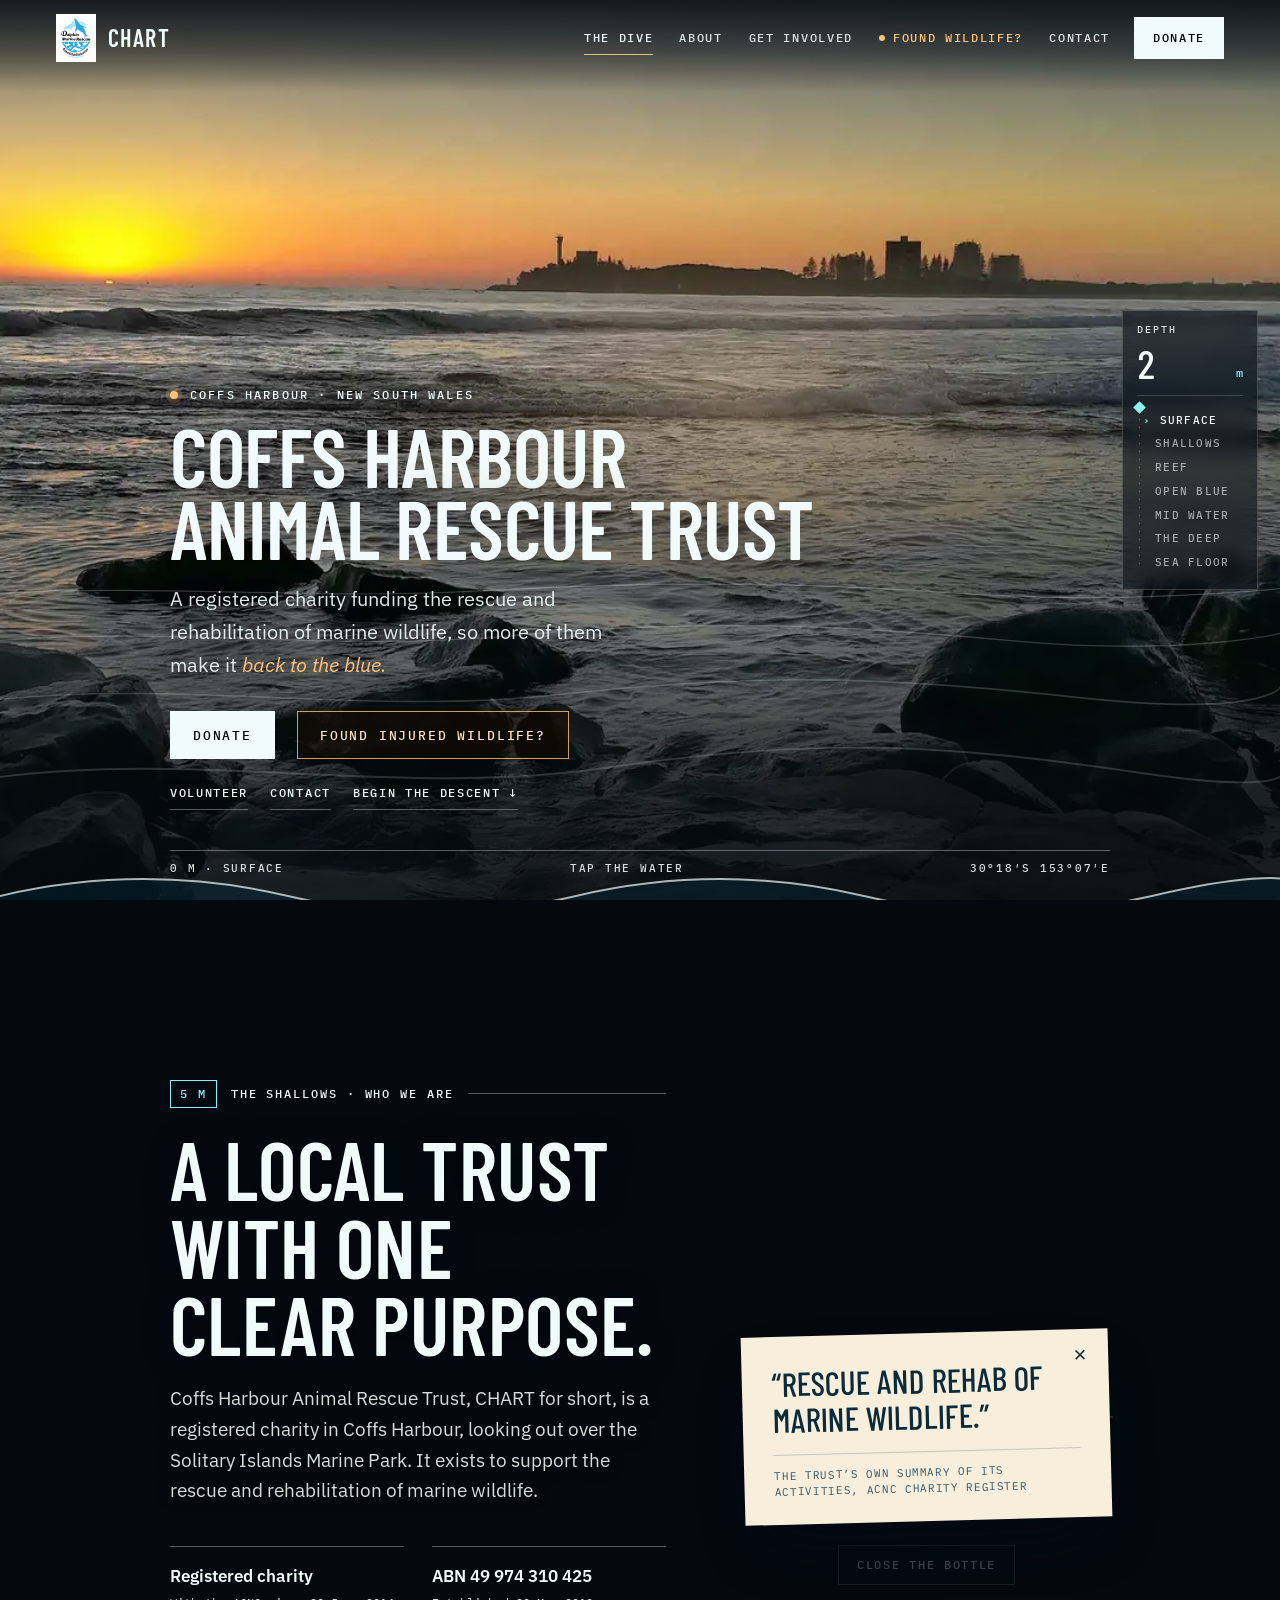
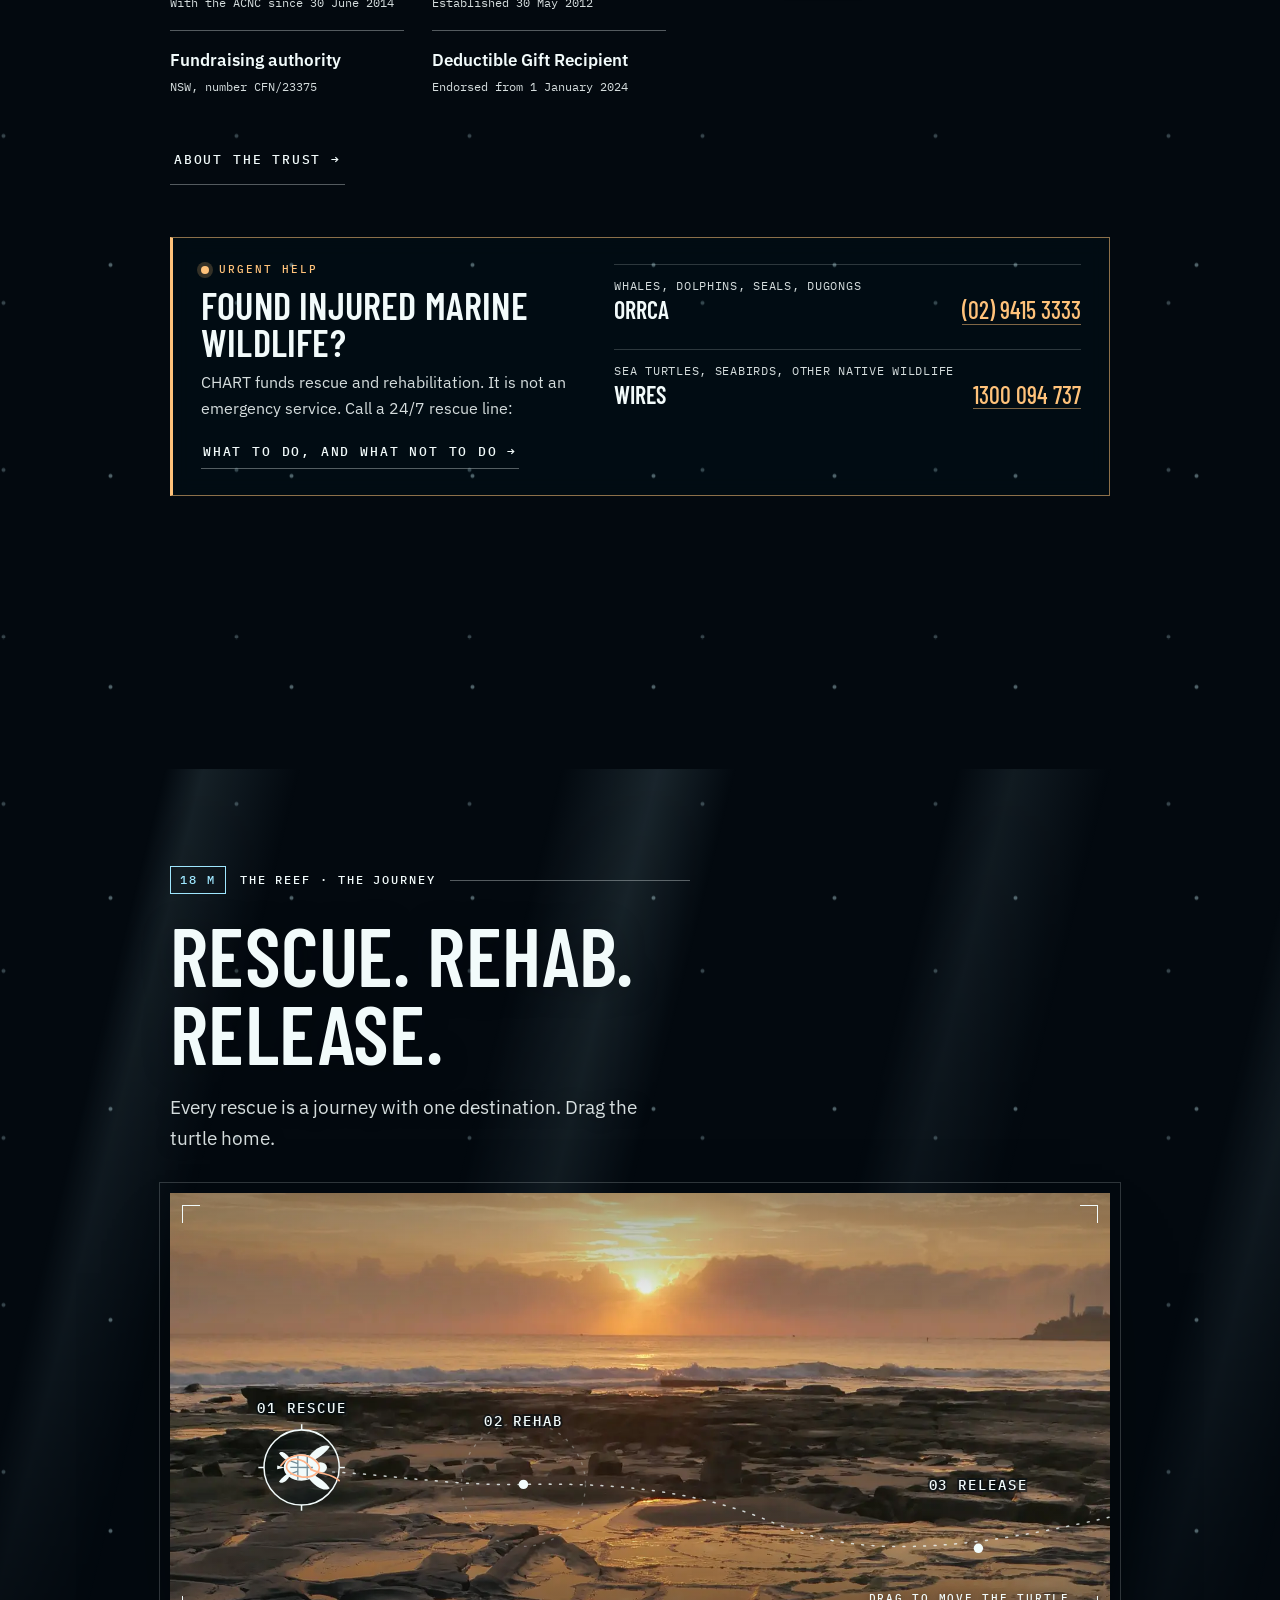
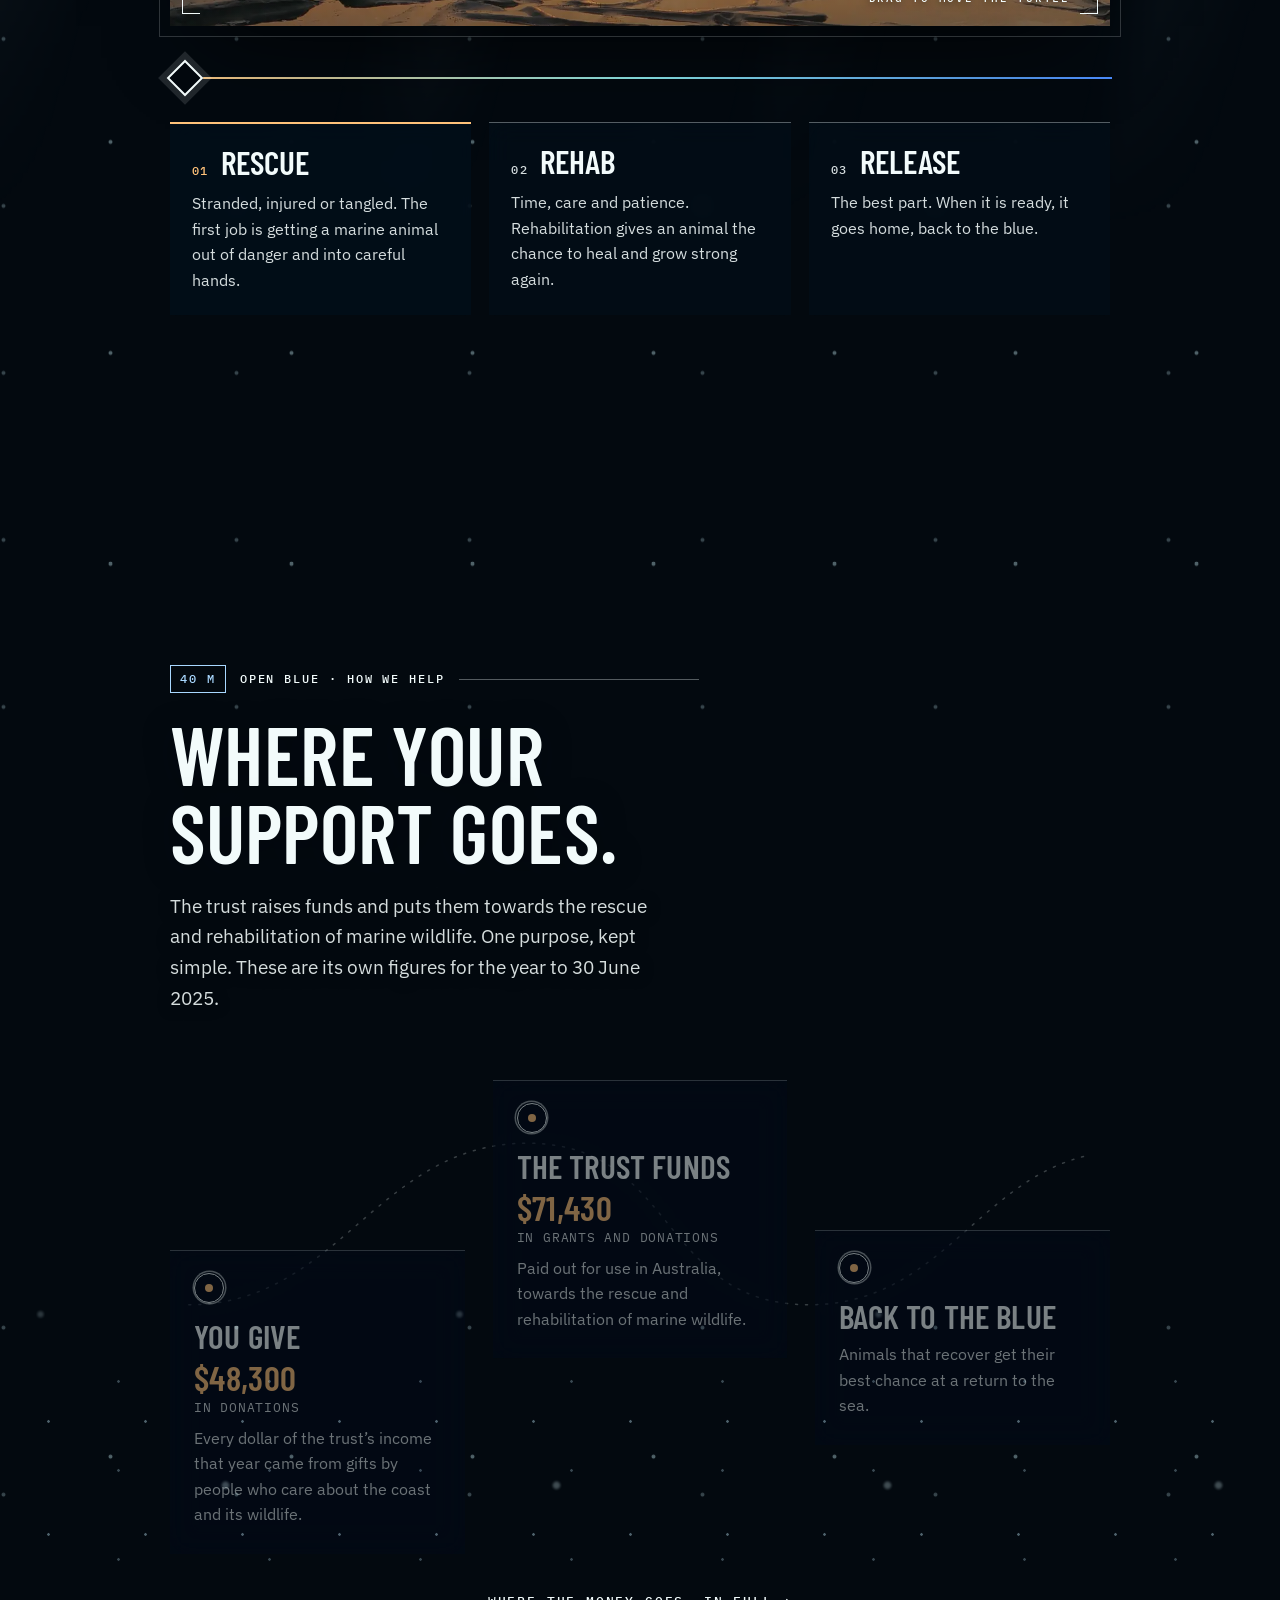
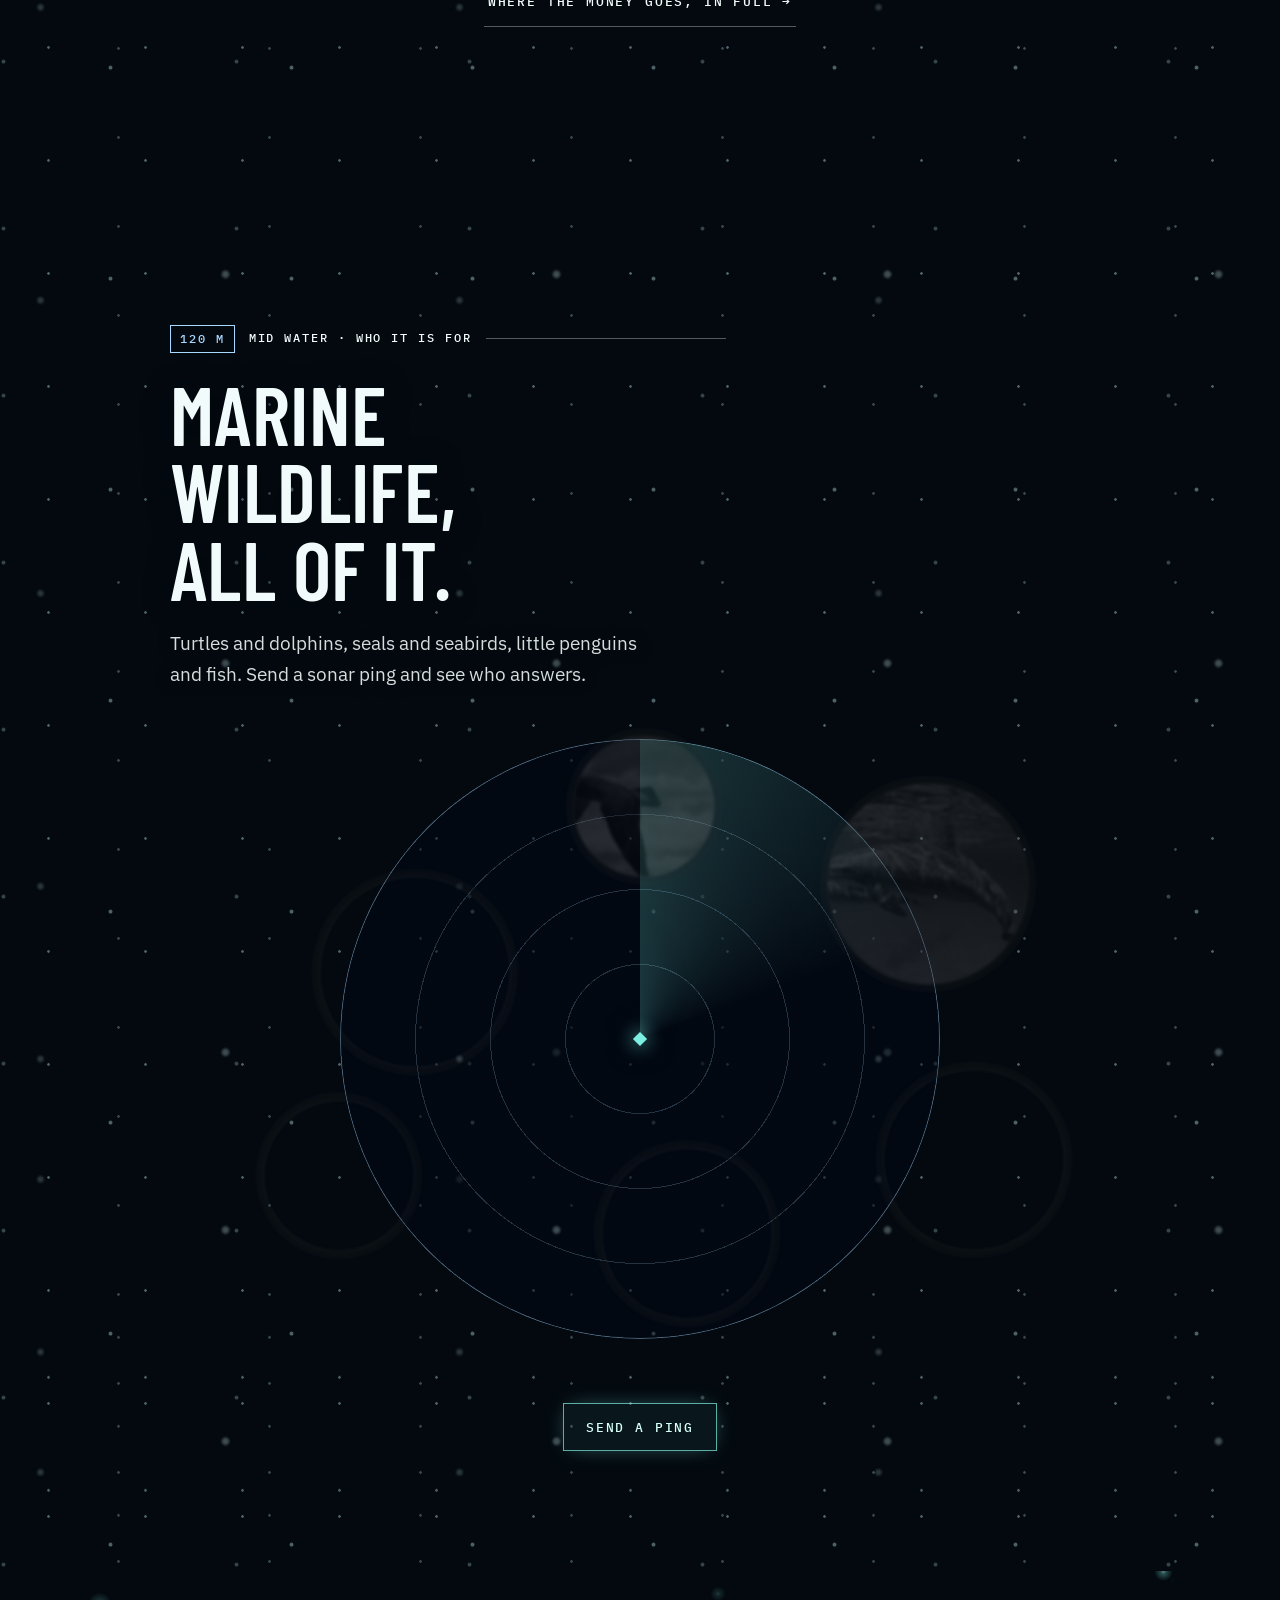
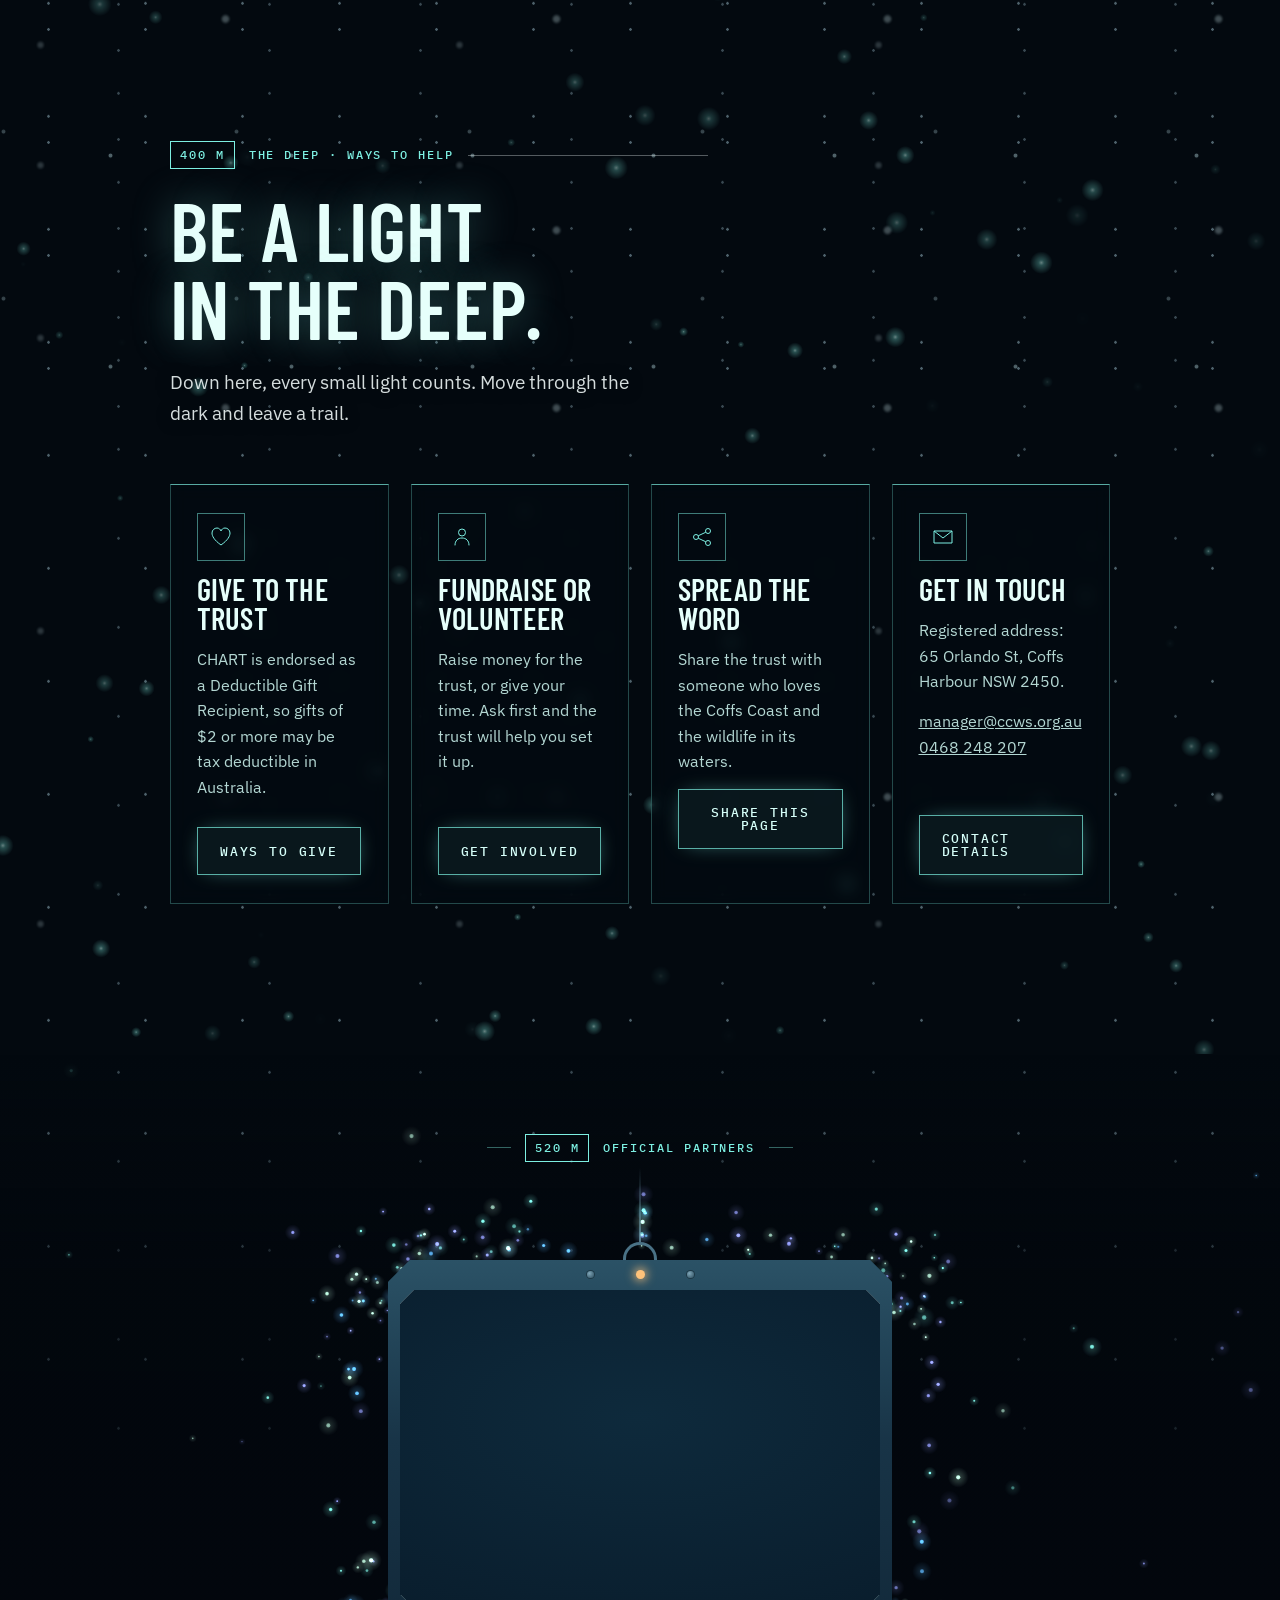
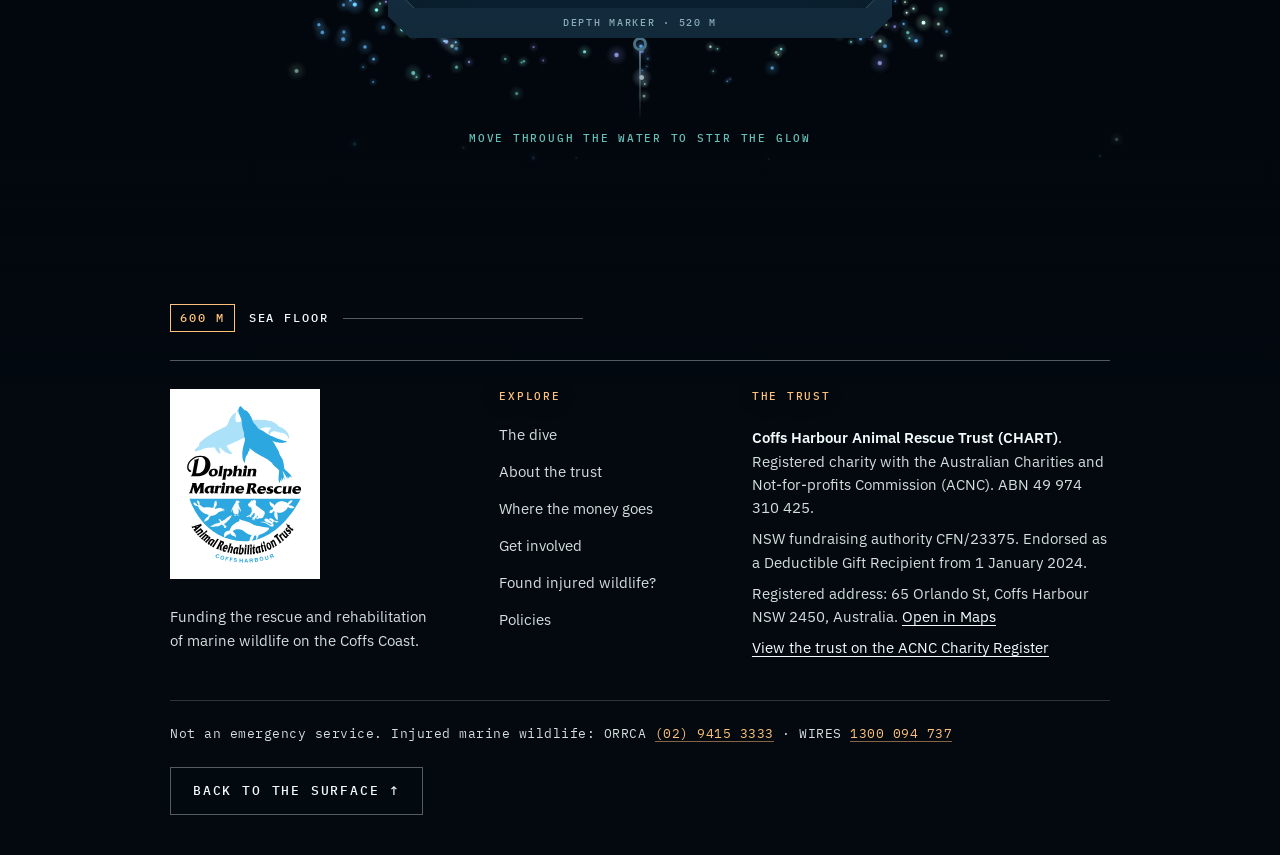
<file: index.html>
<!doctype html>
<html lang="en-AU">
<head>
<meta charset="utf-8">
<meta name="viewport" content="width=device-width, initial-scale=1, viewport-fit=cover">
<title>Coffs Harbour Animal Rescue Trust · Back to the blue</title>
<meta name="description" content="Coffs Harbour Animal Rescue Trust (CHART) is a registered charity on the Coffs Coast of New South Wales, funding the rescue and rehabilitation of marine wildlife.">
<meta name="theme-color" content="#04121C">
<meta property="og:type" content="website">
<meta property="og:site_name" content="Coffs Harbour Animal Rescue Trust">
<meta property="og:locale" content="en_AU">
<meta property="og:title" content="Coffs Harbour Animal Rescue Trust · Back to the blue">
<meta property="og:description" content="A registered charity on the Coffs Coast funding the rescue and rehabilitation of marine wildlife.">
<meta property="og:image" content="https://coffsharbouranimalrescue.com/assets/og-hero-v1.jpg?v=1">
<meta property="og:image:width" content="1800">
<meta property="og:image:height" content="945">
<meta property="og:image:alt" content="Sunrise over the sea from a rocky shore, with the words Coffs Harbour Animal Rescue Trust.">
<meta name="twitter:card" content="summary_large_image">
<meta name="twitter:image" content="https://coffsharbouranimalrescue.com/assets/og-hero-v1.jpg?v=1">
<link rel="icon" href="assets/brand/favicon-64.png" type="image/png">
<link rel="apple-touch-icon" href="assets/brand/apple-touch-icon.png">
<link rel="preconnect" href="https://fonts.googleapis.com"><link rel="preconnect" href="https://fonts.gstatic.com" crossorigin>
<link href="https://fonts.googleapis.com/css2?family=Barlow+Condensed:wght@500;600&family=IBM+Plex+Mono:wght@400;500&family=IBM+Plex+Sans:ital,wght@0,400;0,500;0,600;1,400&display=swap" rel="stylesheet">
<link rel="preload" as="image" href="assets/photo/bd-surface-1600.webp" imagesrcset="assets/photo/bd-surface-1600.webp 1600w, assets/photo/bd-surface-2400.webp 2400w" imagesizes="100vw" media="(orientation: landscape)">
<link rel="preload" as="image" href="assets/photo/bd-surface-port.webp" media="(orientation: portrait)">
<link rel="stylesheet" href="assets/style.css">
<script type="application/ld+json">
{
  "@context": "https://schema.org",
  "@type": "NGO",
  "name": "Coffs Harbour Animal Rescue Trust",
  "alternateName": "CHART",
  "description": "A registered charity on the Coffs Coast of New South Wales that funds the rescue and rehabilitation of marine wildlife.",
  "taxID": "49 974 310 425",
  "identifier": { "@type": "PropertyValue", "propertyID": "ABN", "value": "49 974 310 425" },
  "nonprofitStatus": "Nonprofit",
  "foundingDate": "2012-05-30",
  "areaServed": "Coffs Harbour, New South Wales, Australia",
  "email": "manager@ccws.org.au",
  "telephone": "+61 468 248 207",
  "address": { "@type": "PostalAddress", "streetAddress": "65 Orlando St", "addressLocality": "Coffs Harbour", "addressRegion": "NSW", "postalCode": "2450", "addressCountry": "AU" },
  "sameAs": ["https://www.acnc.gov.au/charity/charities/e25ba069-3aaf-e811-a963-000d3ad24077/profile"]
}
</script>
</head>
<body class="home">

<a class="skip" href="#main">Skip to content</a>

<!-- Full-bleed photo backdrop for the whole dive. One frame per depth zone; app.js loads each
     frame just before it is needed and crossfades between them as the depth changes. -->
<div class="backdrop" aria-hidden="true" data-backdrop>
  <div class="bd bd-surface on" data-bd="surface">
    <picture>
      <source media="(orientation: portrait)" srcset="assets/photo/bd-surface-port.webp" width="1080" height="1920">
      <img src="assets/photo/bd-surface-1600.webp" srcset="assets/photo/bd-surface-1600.webp 1600w, assets/photo/bd-surface-2400.webp 2400w" sizes="100vw" width="1600" height="1000" alt="Sunrise over the sea, seen from a rocky shoreline at low tide" fetchpriority="high" data-ai="assets/ai/hero-bg.jpg">
    </picture>
  </div>
  <div class="bd bd-shallows" data-bd="shallows" data-ai="assets/ai/turtle-reef.jpg" data-alt="A green sea turtle gliding over sunlit sand in clear turquoise shallows"></div>
  <div class="bd bd-reef" data-bd="reef" data-ai="assets/ai/reef-soft-coral.jpg" data-alt="Orange reef fish over branching coral, with sunbeams in blue water"></div>
  <div class="bd bd-openblue" data-bd="openblue" data-ai="assets/ai/dolphins.jpg" data-alt="Three dolphins swimming in deep blue water below a bright, sunlit surface"></div>
  <div class="bd bd-midwater" data-bd="midwater" data-ai="assets/ai/grey-nurse.jpg" data-alt="A school of silver trevally swimming in dim blue water over sand"></div>
  <div class="bd bd-deep" data-bd="deep" data-ai="assets/ai/light-rays.jpg" data-alt="Dark blue water fading to black below the surface, with drifting particles"></div>
  <div class="bd bd-floor" data-bd="floor" data-ai="assets/ai/sea-floor.jpg" data-alt="Rippled light falling on a sandy sea floor in deep, dark water"></div>
  <i class="bd-grain"></i>
</div>

<header class="bar" data-bar>
  <a class="bar-brand" href="index.html" aria-label="Coffs Harbour Animal Rescue Trust, home">
    <span class="brand-plate brand-plate--sm"><img src="assets/brand/dolphin-marine-rescue-trust-logo.svg" alt="" width="991" height="1302"></span><span class="bar-name">CHART</span>
  </a>
  <nav class="bar-nav" id="site-nav" aria-label="Main" data-nav>
    <ul>
      <li><a href="index.html" aria-current="page">The dive</a></li>
      <li><a href="about.html">About</a></li>
      <li><a href="help.html">Get involved</a></li>
      <li><a href="wildlife.html" class="nav-urgent">Found wildlife?</a></li>
      <li><a href="about.html#contact">Contact</a></li>
    </ul>
  </nav>
  <p class="bar-depth" aria-hidden="true"><span data-depth-num>0</span> m</p>
  <a class="btn btn-solid bar-cta" href="help.html#donate">Donate</a>
  <button class="menu-btn" type="button" aria-expanded="false" aria-controls="site-nav" data-menu><span class="menu-icon" aria-hidden="true"><i></i><i></i></span><span class="menu-label">Menu</span></button>
</header>

<!-- Depth gauge: a dive computer readout. Links double as section navigation. -->
<nav class="gauge" aria-label="Dive depth" data-gauge>
  <p class="gauge-read" aria-hidden="true"><small>Depth</small><span data-depth-num>0</span><b>m</b></p>
  <ol>
    <li><a href="#top" data-zone="top">Surface</a></li>
    <li><a href="#who" data-zone="who">Shallows</a></li>
    <li><a href="#journey" data-zone="journey">Reef</a></li>
    <li><a href="#help" data-zone="help">Open blue</a></li>
    <li><a href="#wildlife" data-zone="wildlife">Mid water</a></li>
    <li><a href="#give" data-zone="give">The deep</a></li>
    <li><a href="#floor" data-zone="floor">Sea floor</a></li>
  </ol>
  <i class="gauge-track" aria-hidden="true"><b data-gauge-dot></b></i>
</nav>

<main class="dive" id="main">

<!-- ============ 0 m · SURFACE ============
     Parallax layers, back to front: the fixed sunrise photograph (sky and headland), the sun's
     glare on the horizon, the swell lines, the copy, then the waterline that rises as you descend. -->
<section class="hero" id="top" data-parallax="top" aria-labelledby="hero-title">
  <div class="sx sx-glare" data-speed="0.38" aria-hidden="true"></div>
  <div class="sx sx-swell" data-speed="0.22" aria-hidden="true">
    <svg viewBox="0 0 1600 260" preserveAspectRatio="none"><g fill="none" stroke="#F2FBFB" stroke-linecap="round">
      <path d="M0 30 C200 22 400 36 600 28 S1000 20 1200 30 1600 26 1600 26" stroke-width="1" opacity=".22"/>
      <path d="M0 70 C220 58 420 80 640 66 S1040 56 1260 70 1600 64 1600 64" stroke-width="1.2" opacity=".2"/>
      <path d="M0 120 C240 104 460 134 700 116 S1100 100 1340 118 1600 110 1600 110" stroke-width="1.4" opacity=".18"/>
      <path d="M0 186 C260 164 500 204 760 178 S1180 158 1420 182 1600 172 1600 172" stroke-width="1.6" opacity=".16"/>
    </g></svg>
  </div>
  <div class="ripples" data-ripples aria-hidden="true"></div>

  <div class="hero-copy" data-speed="0.18" data-fade>
    <p class="kicker"><span class="rec" aria-hidden="true"></span> Coffs Harbour · New South Wales</p>
    <h1 id="hero-title">Coffs Harbour<br>Animal Rescue Trust</h1>
    <p class="promise">A registered charity funding the rescue and rehabilitation of marine wildlife, so more of them make it <em>back to the blue.</em></p>
    <p class="hero-ctas">
      <a class="btn btn-solid" href="help.html#donate">Donate</a>
      <a class="btn btn-sun" href="wildlife.html">Found injured wildlife?</a>
    </p>
    <p class="hero-links">
      <a href="help.html#volunteer">Volunteer</a>
      <a href="about.html#contact">Contact</a>
      <a href="#who">Begin the descent <span aria-hidden="true">↓</span></a>
    </p>
  </div>

  <div class="sx sx-crest" data-speed="-0.55" aria-hidden="true">
    <svg viewBox="0 0 1600 120" preserveAspectRatio="none">
      <path d="M0 40 C120 22 240 22 360 40 S600 58 720 40 960 22 1080 40 1320 58 1440 40 1600 26 1600 26 V120 H0 Z" fill="rgba(6, 44, 60, .38)"/>
      <path d="M0 40 C120 22 240 22 360 40 S600 58 720 40 960 22 1080 40 1320 58 1440 40 1600 26 1600 26" fill="none" stroke="#F2FBFB" stroke-width="1.6" opacity=".7"/>
      <path d="M0 62 C140 48 260 50 400 62 S640 76 780 62 1020 48 1160 62 1400 76 1600 56" fill="none" stroke="#8FF0F2" stroke-width="1" opacity=".45"/>
    </svg>
  </div>

  <div class="hero-rule" aria-hidden="true">
    <span>0 m · Surface</span>
    <span class="hero-hint">Tap the water</span>
    <span>30°18′S 153°07′E</span>
  </div>
</section>

<!-- ============ 5 m · SHALLOWS ============ -->
<section class="zone shallows" id="who" aria-labelledby="who-title">
  <div class="wrap two">
    <div class="copy">
      <p class="eyebrow"><span class="depth">5 m</span> The shallows · Who we are</p>
      <h2 id="who-title">A local trust with one clear purpose.</h2>
      <p class="lede">Coffs Harbour Animal Rescue Trust, CHART for short, is a registered charity in Coffs Harbour, looking out over the Solitary Islands Marine Park. It exists to support the rescue and rehabilitation of marine wildlife.</p>
      <ul class="tags">
        <li><b>Registered charity</b><span>With the ACNC since 30 June 2014</span></li>
        <li><b>ABN 49 974 310 425</b><span>Established 30 May 2012</span></li>
        <li><b>Fundraising authority</b><span>NSW, number CFN/23375</span></li>
        <li><b>Deductible Gift Recipient</b><span>Endorsed from 1 January 2024</span></li>
      </ul>
      <p class="more"><a class="text-link" href="about.html">About the trust <span aria-hidden="true">→</span></a></p>
    </div>

    <figure class="bottle" data-bottle>
      <button class="bottle-btn" type="button" aria-expanded="false" aria-controls="note" data-bottle-btn>
        <svg class="bottle-art" viewBox="0 0 260 200" aria-hidden="true">
          <g class="bob" fill="none" stroke="#F2FBFB" stroke-width="2" stroke-linejoin="round">
            <path d="M52 86 C52 74 62 66 76 66 L168 66 C180 66 188 60 196 54 L212 54 L212 106 L196 106 C188 100 180 94 168 94 L76 94 C62 94 52 98 52 86 Z" fill="rgba(242,251,251,.08)"/>
            <rect x="212" y="58" width="22" height="44" rx="3"/>
            <path d="M218 64 V96 M228 64 V96" opacity=".5"/>
            <rect class="note-rolled" x="84" y="73" width="88" height="14" rx="7" fill="rgba(255,236,206,.85)" stroke="none"/>
            <path d="M68 74 C90 71 130 71 150 73" opacity=".7"/>
          </g>
          <path class="bottle-wave" d="M0 112 C30 104 60 104 90 112 C120 120 150 120 180 112 C210 104 240 104 270 112" stroke="#F2FBFB" stroke-width="1.5" fill="none" opacity=".55"/>
        </svg>
        <span class="bottle-label">Open the bottle</span>
      </button>
      <blockquote class="note" id="note" data-note>
        <p>“Rescue and rehab of marine wildlife.”</p>
        <footer>The trust’s own summary of its activities, ACNC Charity Register</footer>
      </blockquote>
    </figure>
  </div>

  <div class="wrap">
    <aside class="alert" aria-labelledby="alert-title">
      <div class="alert-head">
        <p class="alert-tag"><span class="rec" aria-hidden="true"></span> Urgent help</p>
        <h3 id="alert-title">Found injured marine wildlife?</h3>
        <p>CHART funds rescue and rehabilitation. It is not an emergency service. Call a 24/7 rescue line:</p>
      </div>
      <ul class="alert-lines">
        <li><span>Whales, dolphins, seals, dugongs</span><b>ORRCA</b><a href="tel:+61294153333">(02) 9415 3333</a></li>
        <li><span>Sea turtles, seabirds, other native wildlife</span><b>WIRES</b><a href="tel:1300094737">1300 094 737</a></li>
      </ul>
      <a class="text-link alert-more" href="wildlife.html">What to do, and what not to do <span aria-hidden="true">→</span></a>
    </aside>
  </div>
</section>

<!-- ============ 18 m · REEF ============ -->
<section class="zone reef" id="journey" data-parallax aria-labelledby="journey-title">
  <!-- light rays over the reef: the beams drift slower than the page, the suspended specks faster -->
  <div class="rays" data-speed="0.32" aria-hidden="true"><i class="rays-beams"></i></div>
  <div class="motes motes-mid" data-speed="-0.14" aria-hidden="true"></div>
  <div class="wrap">
    <header class="head">
      <p class="eyebrow"><span class="depth">18 m</span> The reef · The journey</p>
      <h2 id="journey-title">Rescue. Rehab. Release.</h2>
      <p class="lede">Every rescue is a journey with one destination. Drag the turtle home.</p>
    </header>

    <div class="journey" data-journey>
      <div class="journey-scene" role="group" aria-label="A sea turtle’s journey: found on the shore, cared for while it recovers, then swimming free into the open sea">
        <img class="js-photo on" src="assets/photo/journey-rescue.webp" width="1600" height="900" loading="lazy" decoding="async" alt="A rock platform on the shore at sunrise, with tide pools and gentle surf">
        <img class="js-photo" src="assets/photo/journey-rehab.webp" width="1600" height="900" loading="lazy" decoding="async" alt="A sea turtle resting on pale sand and seagrass on the sea floor">
        <img class="js-photo" src="assets/photo/journey-release.webp" width="1600" height="900" loading="lazy" decoding="async" alt="A sea turtle swimming away through deep water under shafts of sunlight">
        <svg class="js-overlay" viewBox="0 0 1000 460" aria-hidden="true">
          <defs>
            <g id="trk">
              <circle r="40" fill="rgba(4,18,28,.28)" stroke="#F2FBFB" stroke-width="1.6"/>
              <path d="M-46 0 H-40 M40 0 H46 M0 -46 V-40 M0 40 V46" stroke="#F2FBFB" stroke-width="1.6"/>
              <g fill="#F2FBFB">
                <path d="M6 -9 C14 -22 26 -26 30 -22 C26 -16 18 -10 10 -6 Z"/>
                <path d="M6 9 C14 22 26 26 30 22 C26 16 18 10 10 6 Z"/>
                <path d="M-12 -8 C-16 -16 -22 -18 -24 -15 C-21 -11 -17 -8 -14 -6 Z"/>
                <path d="M-12 8 C-16 16 -22 18 -24 15 C-21 11 -17 8 -14 6 Z"/>
                <ellipse cx="20" cy="0" rx="7" ry="5.5"/>
                <path d="M-18 0 L-26 -2 L-26 2 Z"/>
              </g>
              <ellipse rx="19" ry="14" fill="#F2FBFB"/>
              <path d="M-12 0 H12 M-4 -13 V13 M6 -12 V12 M-12 -7 L-4 -4 M-12 7 L-4 4" stroke="#0B3346" stroke-width="1.4" opacity=".55"/>
            </g>
          </defs>
          <!-- the route, drawn like a tracked path on a dive computer -->
          <path id="js-path" d="M140 296 C220 296 290 312 376 310 C470 308 560 316 640 350 C720 384 820 392 1060 330" fill="none" stroke="none"/>
          <path class="js-route" d="M140 296 C220 296 290 312 376 310 C470 308 560 316 640 350 C720 384 820 392 1060 330"/>
          <g class="js-way" transform="translate(140 296)"><circle r="5"/><text x="0" y="-62">01 Rescue</text></g>
          <g class="js-way" transform="translate(376 310)"><circle r="5"/><text x="0" y="-62">02 Rehab</text></g>
          <g class="js-way" transform="translate(860 378)"><circle r="5"/><text x="0" y="-62">03 Release</text></g>
          <ellipse class="js-ripple" cx="376" cy="310" rx="66" ry="66" fill="none" stroke="#F2FBFB" stroke-width="1.4" stroke-dasharray="3 7"/>
          <path class="js-heart" d="M376 176 C370 167 356 170 358 181 C360 189 376 198 376 198 C376 198 392 189 394 181 C396 170 382 167 376 176 Z" fill="none" stroke="#FFB48A" stroke-width="2"/>
          <g data-js-turtle>
            <use href="#trk"/>
            <g class="js-line" fill="none" stroke="#FFB48A" stroke-width="1.8" stroke-linecap="round">
              <path d="M-22 -2 C-12 -16 6 -16 16 -6 C24 2 14 12 0 10 C-12 8 -20 2 -14 -6 C-8 -12 6 -8 10 2"/>
              <path d="M10 2 C22 8 32 6 40 14"/>
            </g>
          </g>
          <g class="js-bubbles" fill="none" stroke="#F2FBFB" stroke-width="1.6"><circle cx="0" cy="0" r="5"/><circle cx="-10" cy="-18" r="3.5"/><circle cx="6" cy="-34" r="2.5"/></g>
        </svg>
        <span class="frame-corner tl" aria-hidden="true"></span><span class="frame-corner tr" aria-hidden="true"></span><span class="frame-corner bl" aria-hidden="true"></span><span class="frame-corner br" aria-hidden="true"></span>
        <p class="scene-hint" aria-hidden="true">Drag to move the turtle</p>
      </div>

      <div class="journey-control">
        <label class="sr-only" for="js-range">Move the turtle through rescue, rehabilitation and release</label>
        <input type="range" id="js-range" min="0" max="1000" value="0" data-js-range>
      </div>

      <ol class="stages" data-stages>
        <li data-stage="0" class="on">
          <button type="button" data-goto="0"><span class="num">01</span> Rescue</button>
          <p>Stranded, injured or tangled. The first job is getting a marine animal out of danger and into careful hands.</p>
        </li>
        <li data-stage="1">
          <button type="button" data-goto="1"><span class="num">02</span> Rehab</button>
          <p>Time, care and patience. Rehabilitation gives an animal the chance to heal and grow strong again.</p>
        </li>
        <li data-stage="2">
          <button type="button" data-goto="2"><span class="num">03</span> Release</button>
          <p>The best part. When it is ready, it goes home, back to the blue.</p>
        </li>
      </ol>
    </div>
  </div>
</section>

<!-- ============ 40 m · OPEN BLUE ============ -->
<section class="zone openblue" id="help" aria-labelledby="help-title">
  <div class="wrap">
    <header class="head">
      <p class="eyebrow"><span class="depth">40 m</span> Open blue · How we help</p>
      <h2 id="help-title">Where your support goes.</h2>
      <p class="lede">The trust raises funds and puts them towards the rescue and rehabilitation of marine wildlife. One purpose, kept simple. These are its own figures for the year to 30 June 2025.</p>
    </header>

    <div class="current" data-current>
      <svg class="current-line" viewBox="0 0 1000 260" preserveAspectRatio="none" aria-hidden="true">
        <path class="current-ghost" d="M20 200 C180 200 220 60 380 60 C540 60 520 200 680 200 C820 200 860 90 980 70"/>
        <path class="current-draw" data-current-path pathLength="1" d="M20 200 C180 200 220 60 380 60 C540 60 520 200 680 200 C820 200 860 90 980 70"/>
      </svg>
      <ol class="buoys">
        <li class="buoy b1">
          <span class="buoy-mark" aria-hidden="true"><i></i></span>
          <h3>You give</h3>
          <p class="buoy-num"><b>$48,300</b> in donations</p>
          <p>Every dollar of the trust’s income that year came from gifts by people who care about the coast and its wildlife.</p>
        </li>
        <li class="buoy b2">
          <span class="buoy-mark" aria-hidden="true"><i></i></span>
          <h3>The trust funds</h3>
          <p class="buoy-num"><b>$71,430</b> in grants and donations</p>
          <p>Paid out for use in Australia, towards the rescue and rehabilitation of marine wildlife.</p>
        </li>
        <li class="buoy b3">
          <span class="buoy-mark" aria-hidden="true"><i></i></span>
          <h3>Back to the blue</h3>
          <p>Animals that recover get their best chance at a return to the sea.</p>
        </li>
      </ol>
    </div>
    <p class="more center"><a class="text-link" href="about.html#money">Where the money goes, in full <span aria-hidden="true">→</span></a></p>
  </div>
</section>

<!-- ============ 120 m · MID WATER ============ -->
<section class="zone midwater" id="wildlife" data-parallax aria-labelledby="wild-title">
  <!-- plankton depth layers: far specks barely move, near ones rush past -->
  <div class="motes motes-far" data-speed="0.12" aria-hidden="true"></div>
  <div class="motes motes-mid" data-speed="-0.12" aria-hidden="true"></div>
  <div class="motes motes-near" data-speed="-0.34" aria-hidden="true"></div>
  <div class="wrap">
    <header class="head">
      <p class="eyebrow"><span class="depth">120 m</span> Mid water · Who it is for</p>
      <h2 id="wild-title">Marine wildlife, all of it.</h2>
      <p class="lede">Turtles and dolphins, seals and seabirds, little penguins and fish. Send a sonar ping and see who answers.</p>
    </header>
  </div>

  <div class="sonar" data-sonar>
    <div class="sonar-field">
      <div class="sonar-core" aria-hidden="true"><i class="sweep"></i></div>
      <div class="sonar-rings" data-sonar-rings aria-hidden="true"></div>
      <div class="critter c-turtle" data-speed="0.05" style="--x:16%;--y:24%"><img src="assets/photo/contact-turtle.webp" width="560" height="560" loading="lazy" decoding="async" alt="A sea turtle swimming in open blue water"><span>Sea turtle</span></div>
      <div class="critter c-dolphin" data-speed="0.12" style="--x:70%;--y:8%"><img src="assets/photo/contact-dolphin.webp" width="560" height="560" loading="lazy" decoding="async" alt="Two dolphins swimming just under the surface"><span>Dolphin</span></div>
      <div class="critter c-seal" data-speed="-0.05" style="--x:76%;--y:56%"><img src="assets/photo/contact-seal.webp" data-ai="assets/ai/fur-seal.jpg" width="560" height="560" loading="lazy" decoding="async" alt="A sea lion swimming towards the camera over a rocky, weedy sea floor"><span>Seal</span></div>
      <div class="critter c-bird" data-speed="0.15" style="--x:43%;--y:0%"><img src="assets/photo/contact-seabird.webp" data-ai="assets/ai/shearwater.jpg" width="560" height="560" loading="lazy" decoding="async" alt="A dark seabird flying low over breaking waves"><span>Seabird</span></div>
      <div class="critter c-penguin" data-speed="-0.1" style="--x:10%;--y:62%"><img src="assets/photo/contact-penguin.webp" width="560" height="560" loading="lazy" decoding="async" alt="A little penguin standing on grass at night"><span>Little penguin</span></div>
      <div class="critter c-shoal" data-speed="0.09" style="--x:46%;--y:64%"><img src="assets/photo/contact-shoal.webp" width="560" height="560" loading="lazy" decoding="async" alt="A shoal of silver fish swimming together in blue water"><span>Fish shoal</span></div>
    </div>
    <button class="btn btn-glow sonar-btn" type="button" data-ping>Send a ping</button>
    <p class="sr-only" aria-live="polite" data-sonar-live></p>
  </div>
</section>

<!-- ============ 400 m · THE DEEP ============ -->
<section class="zone deep" id="give" data-parallax aria-labelledby="give-title">
  <div class="motes motes-far" data-speed="0.1" aria-hidden="true"></div>
  <div class="motes motes-near" data-speed="-0.3" aria-hidden="true"></div>
  <canvas class="plankton" data-plankton aria-hidden="true"></canvas>

  <div class="wrap">
    <header class="head">
      <p class="eyebrow glow"><span class="depth">400 m</span> The deep · Ways to help</p>
      <h2 id="give-title">Be a light in the deep.</h2>
      <p class="lede">Down here, every small light counts. Move through the dark and leave a trail.</p>
    </header>

    <div class="ways">
      <article class="way">
        <span class="way-icon" aria-hidden="true">
          <svg viewBox="0 0 48 48"><path d="M24 40 C10 30 6 22 6 16 C6 10 11 6 16 6 C20 6 23 9 24 12 C25 9 28 6 32 6 C37 6 42 10 42 16 C42 22 38 30 24 40 Z" fill="none" stroke="currentColor" stroke-width="2" stroke-linejoin="round"/></svg>
        </span>
        <h3>Give to the trust</h3>
        <p>CHART is endorsed as a Deductible Gift Recipient, so gifts of $2 or more may be tax deductible in Australia.</p>
        <a class="btn btn-glow" href="help.html#donate">Ways to give</a>
      </article>
      <article class="way">
        <span class="way-icon" aria-hidden="true">
          <svg viewBox="0 0 48 48"><circle cx="24" cy="15" r="7" fill="none" stroke="currentColor" stroke-width="2"/><path d="M10 40 C10 31 16 26 24 26 C32 26 38 31 38 40" fill="none" stroke="currentColor" stroke-width="2" stroke-linecap="round"/></svg>
        </span>
        <h3>Fundraise or volunteer</h3>
        <p>Raise money for the trust, or give your time. Ask first and the trust will help you set it up.</p>
        <a class="btn btn-glow" href="help.html#fundraise">Get involved</a>
      </article>
      <article class="way">
        <span class="way-icon" aria-hidden="true">
          <svg viewBox="0 0 48 48"><circle cx="12" cy="24" r="5" fill="none" stroke="currentColor" stroke-width="2"/><circle cx="36" cy="12" r="5" fill="none" stroke="currentColor" stroke-width="2"/><circle cx="36" cy="36" r="5" fill="none" stroke="currentColor" stroke-width="2"/><path d="M16.5 21.5 L31.5 14.5 M16.5 26.5 L31.5 33.5" stroke="currentColor" stroke-width="2"/></svg>
        </span>
        <h3>Spread the word</h3>
        <p>Share the trust with someone who loves the Coffs Coast and the wildlife in its waters.</p>
        <button class="btn btn-glow" type="button" data-share>Share this page</button>
        <p class="share-msg" aria-live="polite" data-share-msg></p>
      </article>
      <article class="way" id="contact">
        <span class="way-icon" aria-hidden="true">
          <svg viewBox="0 0 48 48"><path d="M6 12 H42 V36 H6 Z M6 12 L24 26 L42 12" fill="none" stroke="currentColor" stroke-width="2" stroke-linejoin="round"/></svg>
        </span>
        <h3>Get in touch</h3>
        <p>Registered address: 65 Orlando St, Coffs Harbour NSW 2450.</p>
        <!-- Email and phone as listed on the ACNC Charity Register (31 Oct 2026). -->
        <p class="contact-lines"><a href="mailto:manager@ccws.org.au">manager@ccws.org.au</a><br><a href="tel:+61468248207">0468 248 207</a></p>
        <a class="btn btn-glow" href="about.html#contact">Contact details</a>
      </article>
    </div>
  </div>
</section>

<!-- ============ 520 m · OFFICIAL PARTNERS: a moored marker, lit by a plankton swarm ============ -->
<section class="zone partners" id="partners" aria-labelledby="partners-title">
  <canvas class="swarm" data-swarm aria-hidden="true"></canvas>
  <div class="wrap marker">
    <h2 id="partners-title" class="eyebrow glow"><span class="depth" aria-hidden="true">520 m</span> Official partners</h2>
    <div class="rig" data-rig>
      <i class="rig-line rig-up" aria-hidden="true"></i>
      <i class="rig-bail" aria-hidden="true"></i>
      <div class="rig-body">
        <div class="rig-frame">
          <span class="rig-cap" aria-hidden="true"><i></i><b></b><i></i></span>
          <div class="rig-face">
            <a class="partner" href="https://originlabs.art" target="_blank" rel="noopener">
              <img src="assets/lockup-light.png" alt="Origin Labs" width="900" height="256" loading="lazy">
            </a>
            <p>Crypto donation partner</p>
            <div class="partner-more"><p class="partner-why">Origin Labs takes CHART&rsquo;s work to new supporters across the crypto community, so more marine wildlife makes it back to the blue. <a href="help.html#give-crypto">Give in crypto</a></p><p>Registered with the <a href="https://www.acnc.gov.au/charity/charities/e25ba069-3aaf-e811-a963-000d3ad24077/profile" rel="noopener" target="_blank">ACNC</a>, ABN 49 974 310 425</p></div>
          </div>
          <span class="rig-tag" aria-hidden="true">Depth marker · 520 m</span>
        </div>
      </div>
      <i class="rig-eye" aria-hidden="true"></i>
      <i class="rig-line rig-down" aria-hidden="true"></i>
    </div>
    <p class="hint marker-hint" aria-hidden="true"><span class="h-fine">Move through the water to stir the glow</span><span class="h-touch">Tap the water to stir the glow</span></p>
  </div>
</section>

</main>

<!-- ============ SEA FLOOR ============ -->
<footer class="floor" id="floor">
  <div class="floor-inner">
    <p class="eyebrow"><span class="depth">600 m</span> Sea floor</p>
    <div class="floor-grid">
      <div class="floor-brand">
        <span class="brand-plate brand-plate--lg"><img src="assets/brand/dolphin-marine-rescue-trust-logo.svg" alt="Logo of Coffs Harbour Animal Rescue Trust (CHART), under its trading name Dolphin Marine Rescue Animal Rehabilitation Trust, Coffs Harbour" width="991" height="1302" loading="lazy"></span>
        <p>Funding the rescue and rehabilitation of marine wildlife on the Coffs Coast.</p>
      </div>
      <nav class="floor-nav" aria-label="Footer">
        <h2 class="floor-h">Explore</h2>
        <ul>
          <li><a href="index.html">The dive</a></li>
          <li><a href="about.html">About the trust</a></li>
          <li><a href="about.html#money">Where the money goes</a></li>
          <li><a href="help.html">Get involved</a></li>
          <li><a href="wildlife.html">Found injured wildlife?</a></li>
          <li><a href="policies.html">Policies</a></li>
        </ul>
      </nav>
      <div class="floor-legal">
        <h2 class="floor-h">The trust</h2>
        <p><strong>Coffs Harbour Animal Rescue Trust (CHART)</strong>. Registered charity with the Australian Charities and Not-for-profits Commission (ACNC). ABN 49 974 310 425.</p>
        <p>NSW fundraising authority CFN/23375. Endorsed as a Deductible Gift Recipient from 1 January 2024.</p>
        <p>Registered address: 65 Orlando St, Coffs Harbour NSW 2450, Australia. <a href="https://www.google.com/maps/search/?api=1&amp;query=65%20Orlando%20St%2C%20Coffs%20Harbour%20NSW%202450" target="_blank" rel="noopener">Open in Maps</a></p>
        <p><a href="https://www.acnc.gov.au/charity/charities/e25ba069-3aaf-e811-a963-000d3ad24077/profile" target="_blank" rel="noopener">View the trust on the ACNC Charity Register</a></p>
      </div>
    </div>
    <div class="floor-base">
      <p class="floor-urgent">Not an emergency service. Injured marine wildlife: ORRCA <a href="tel:+61294153333">(02) 9415 3333</a> · WIRES <a href="tel:1300094737">1300 094 737</a></p>
      <a class="btn btn-line surface-btn" href="#top" data-surface>Back to the surface <span aria-hidden="true">↑</span></a>
    </div>
  </div>
</footer>

<script src="assets/ai-ready.js"></script>
<script src="assets/app.js" defer></script>
</body>
</html>
</file>
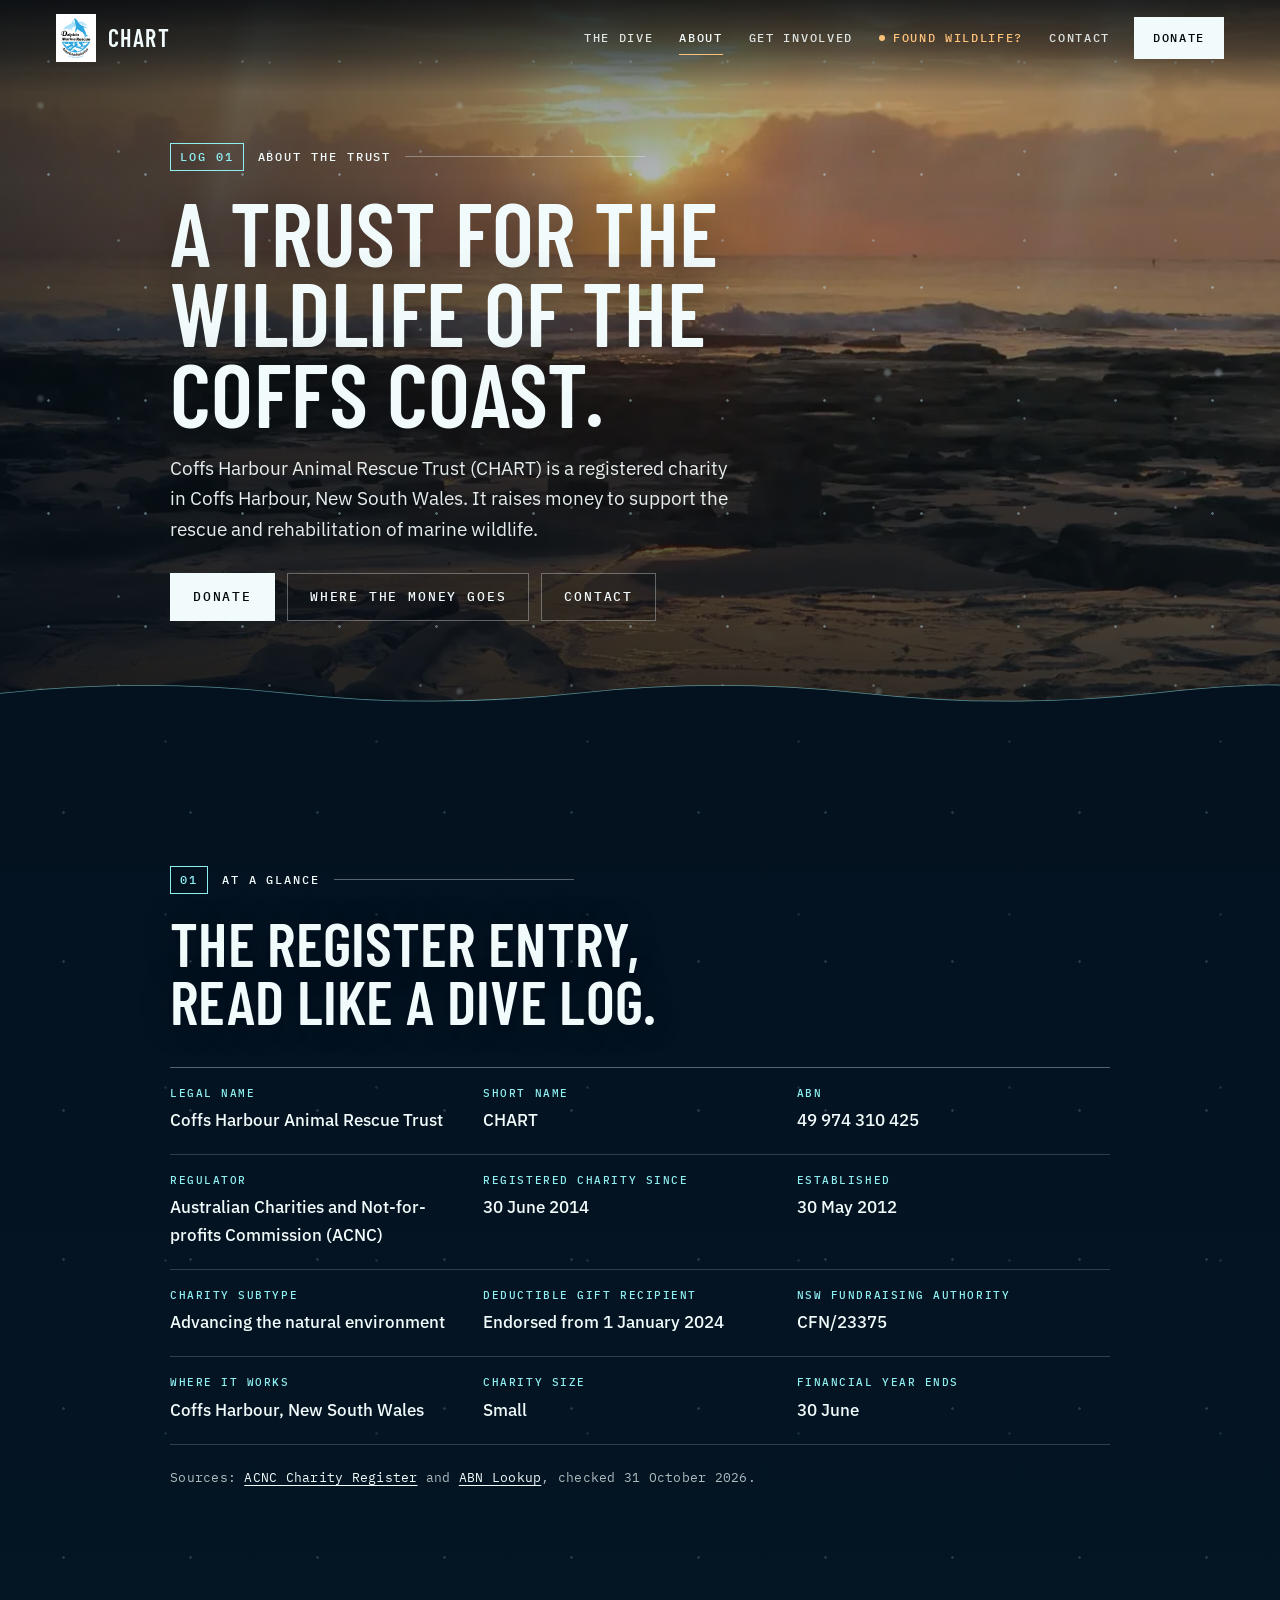
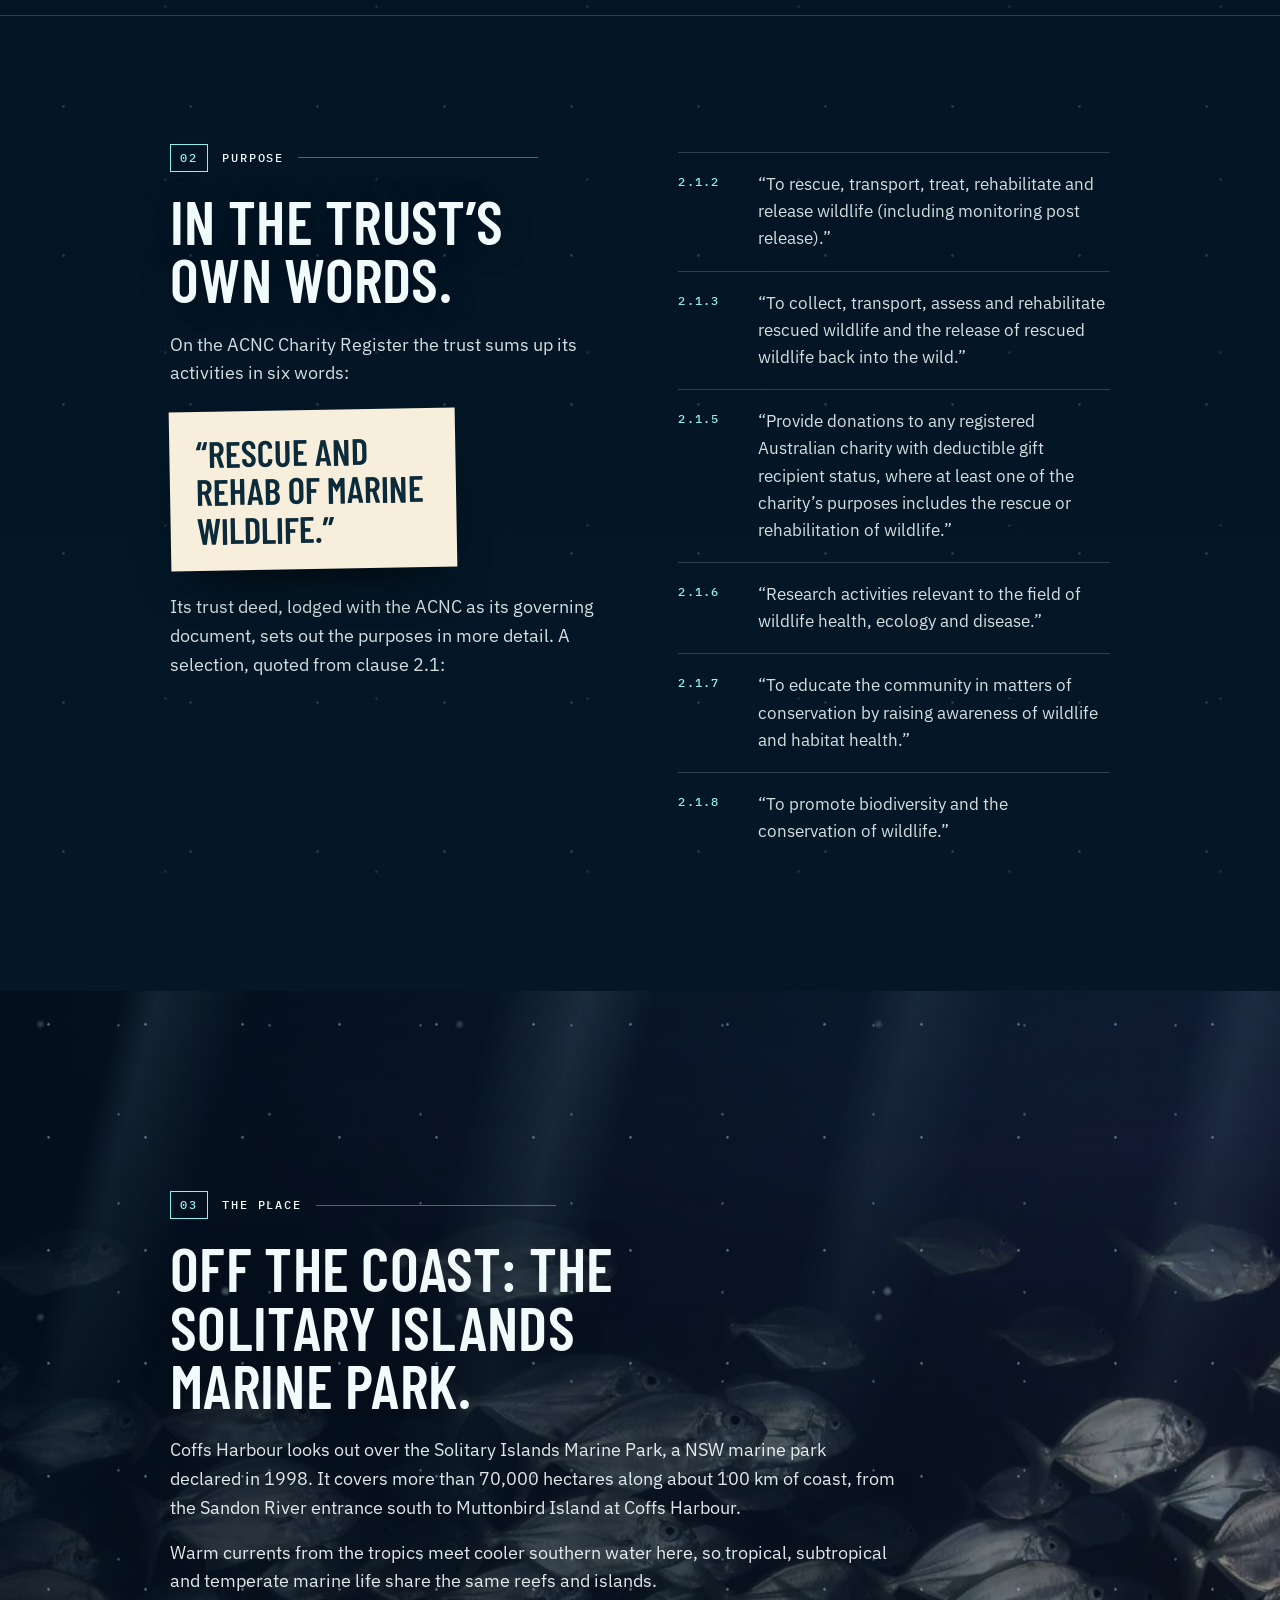
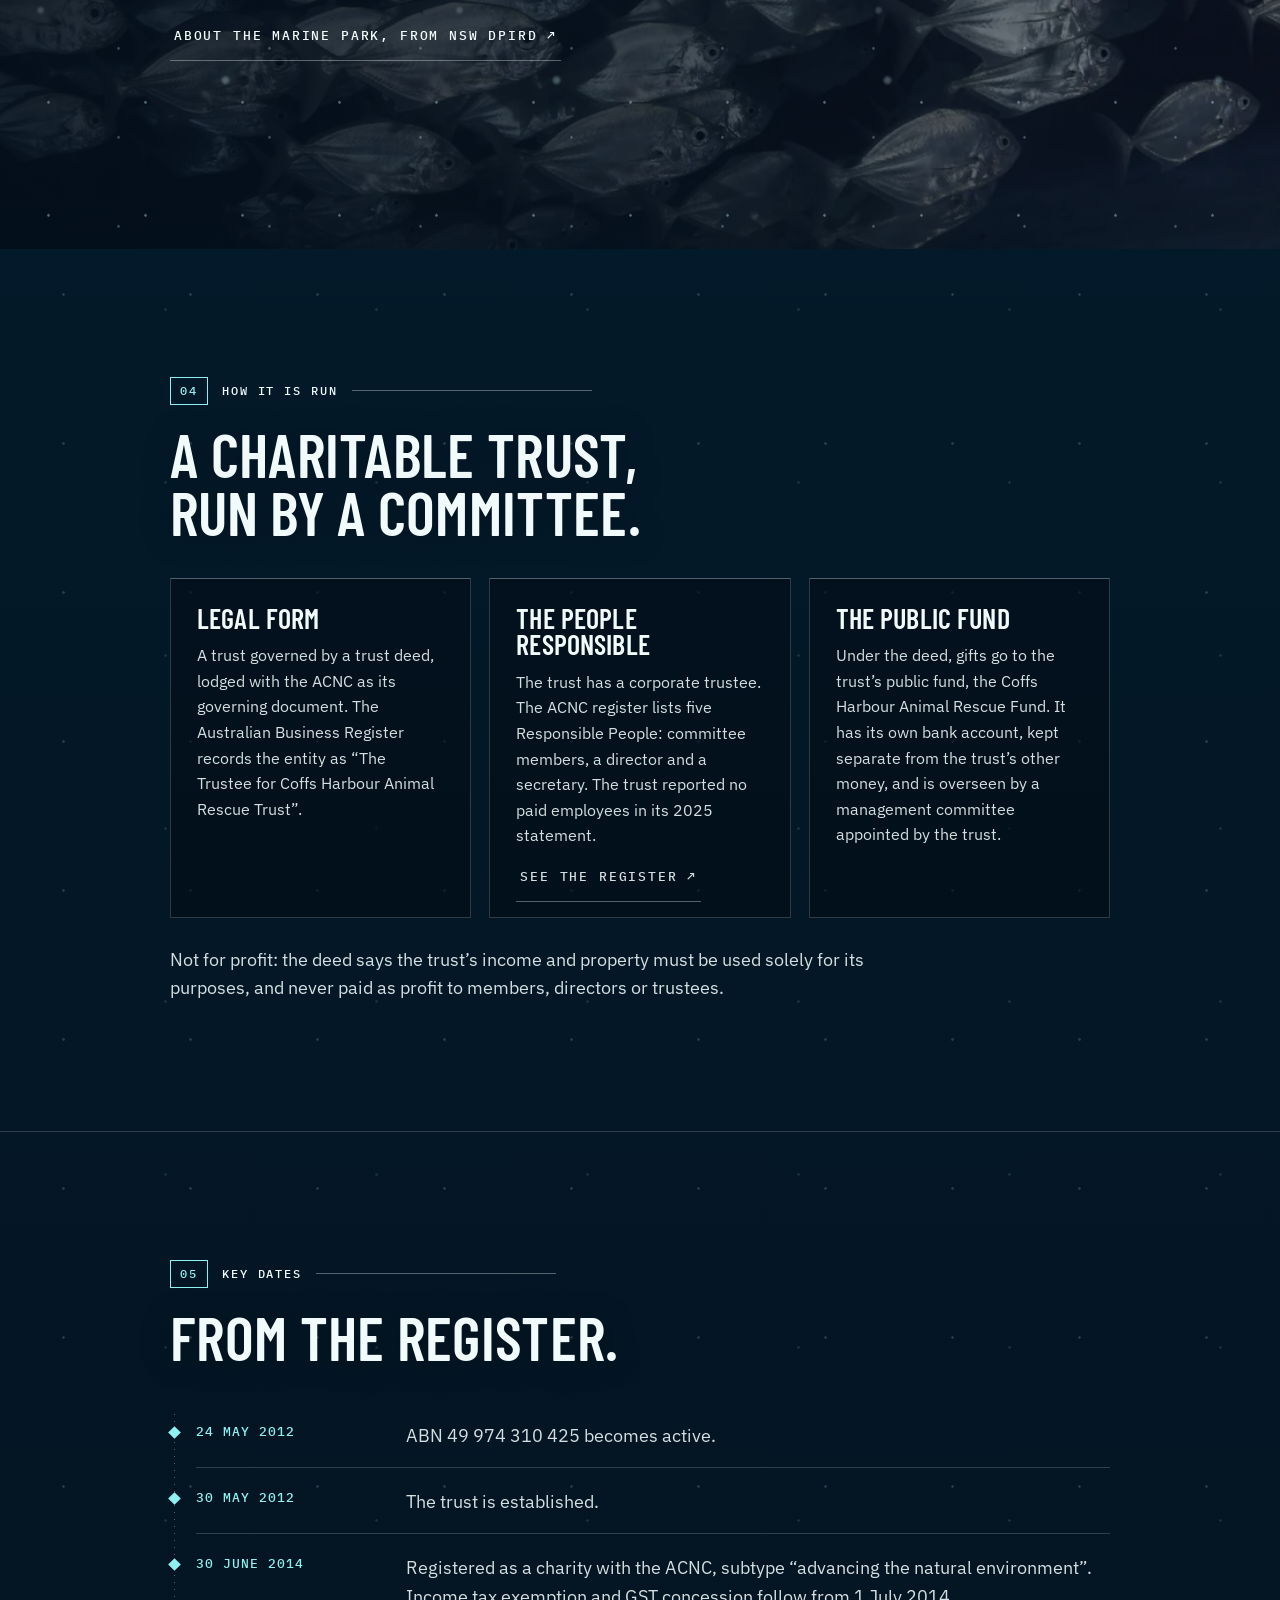
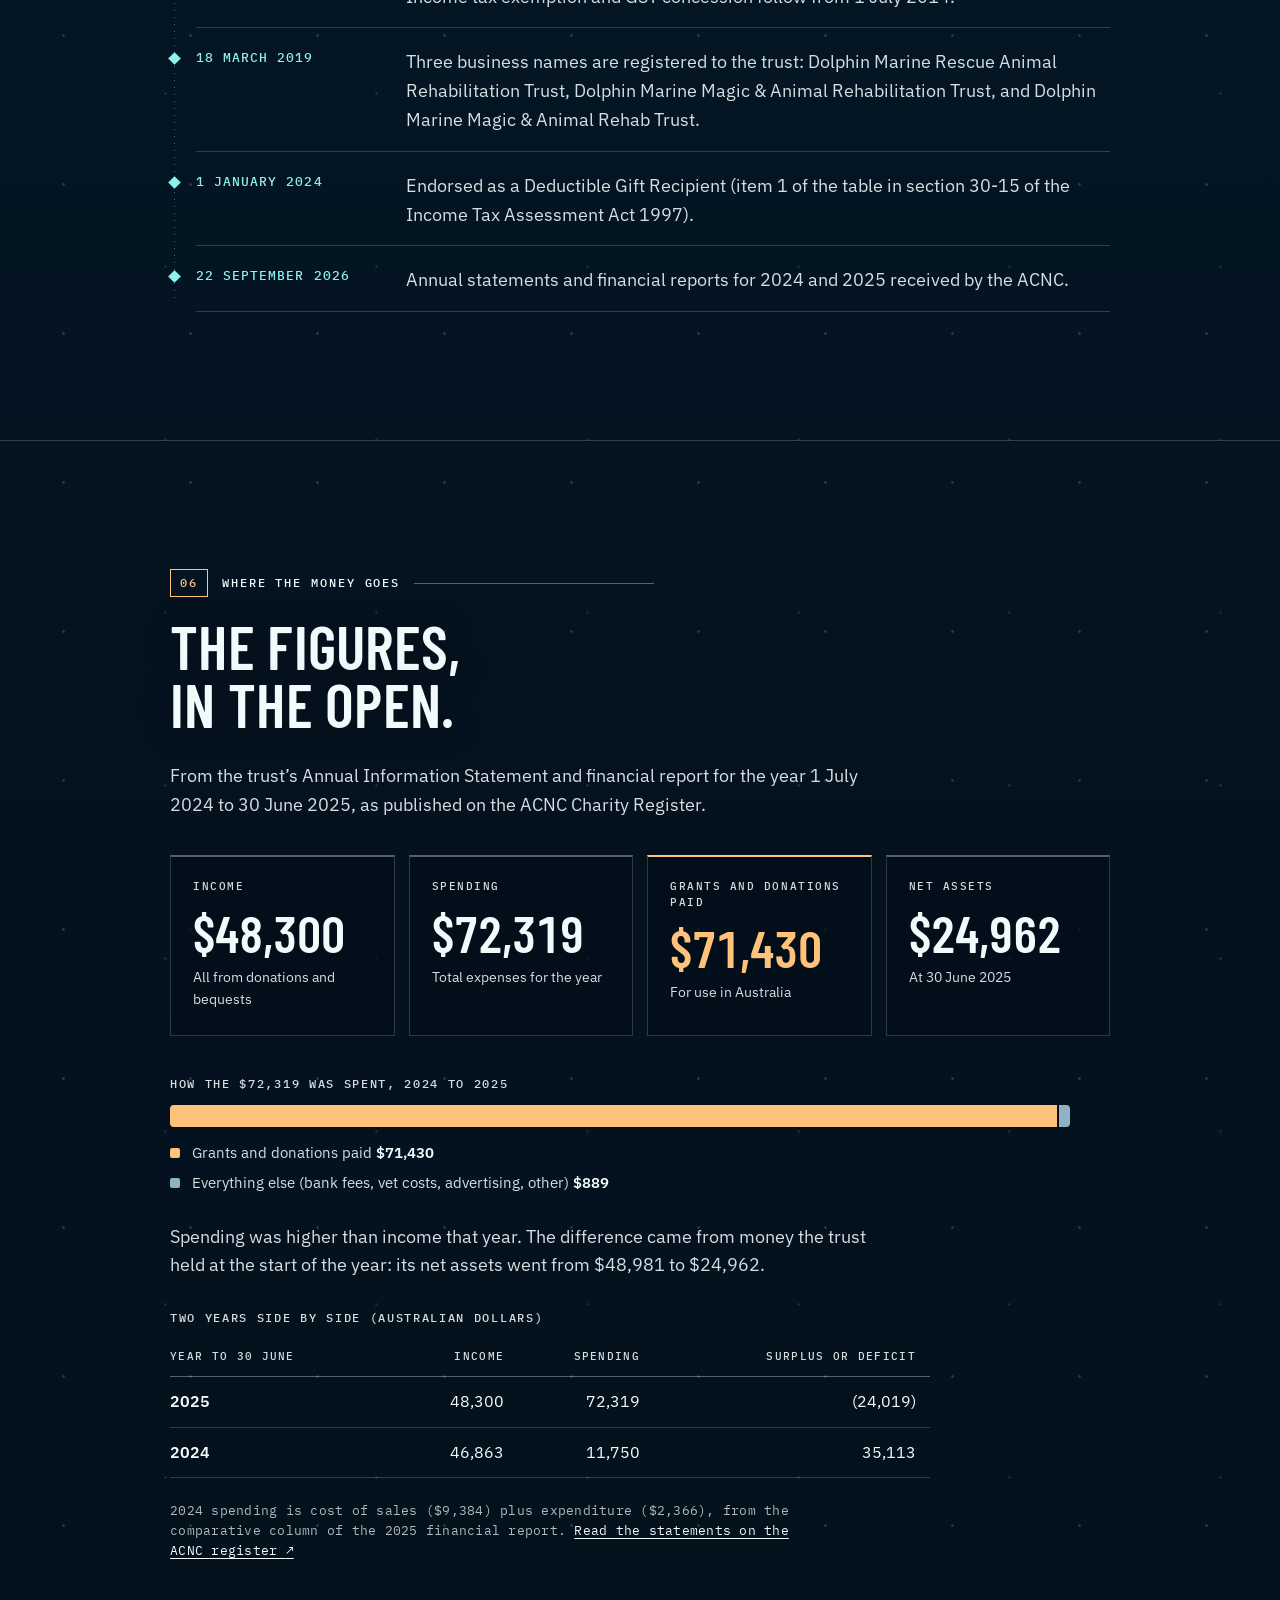
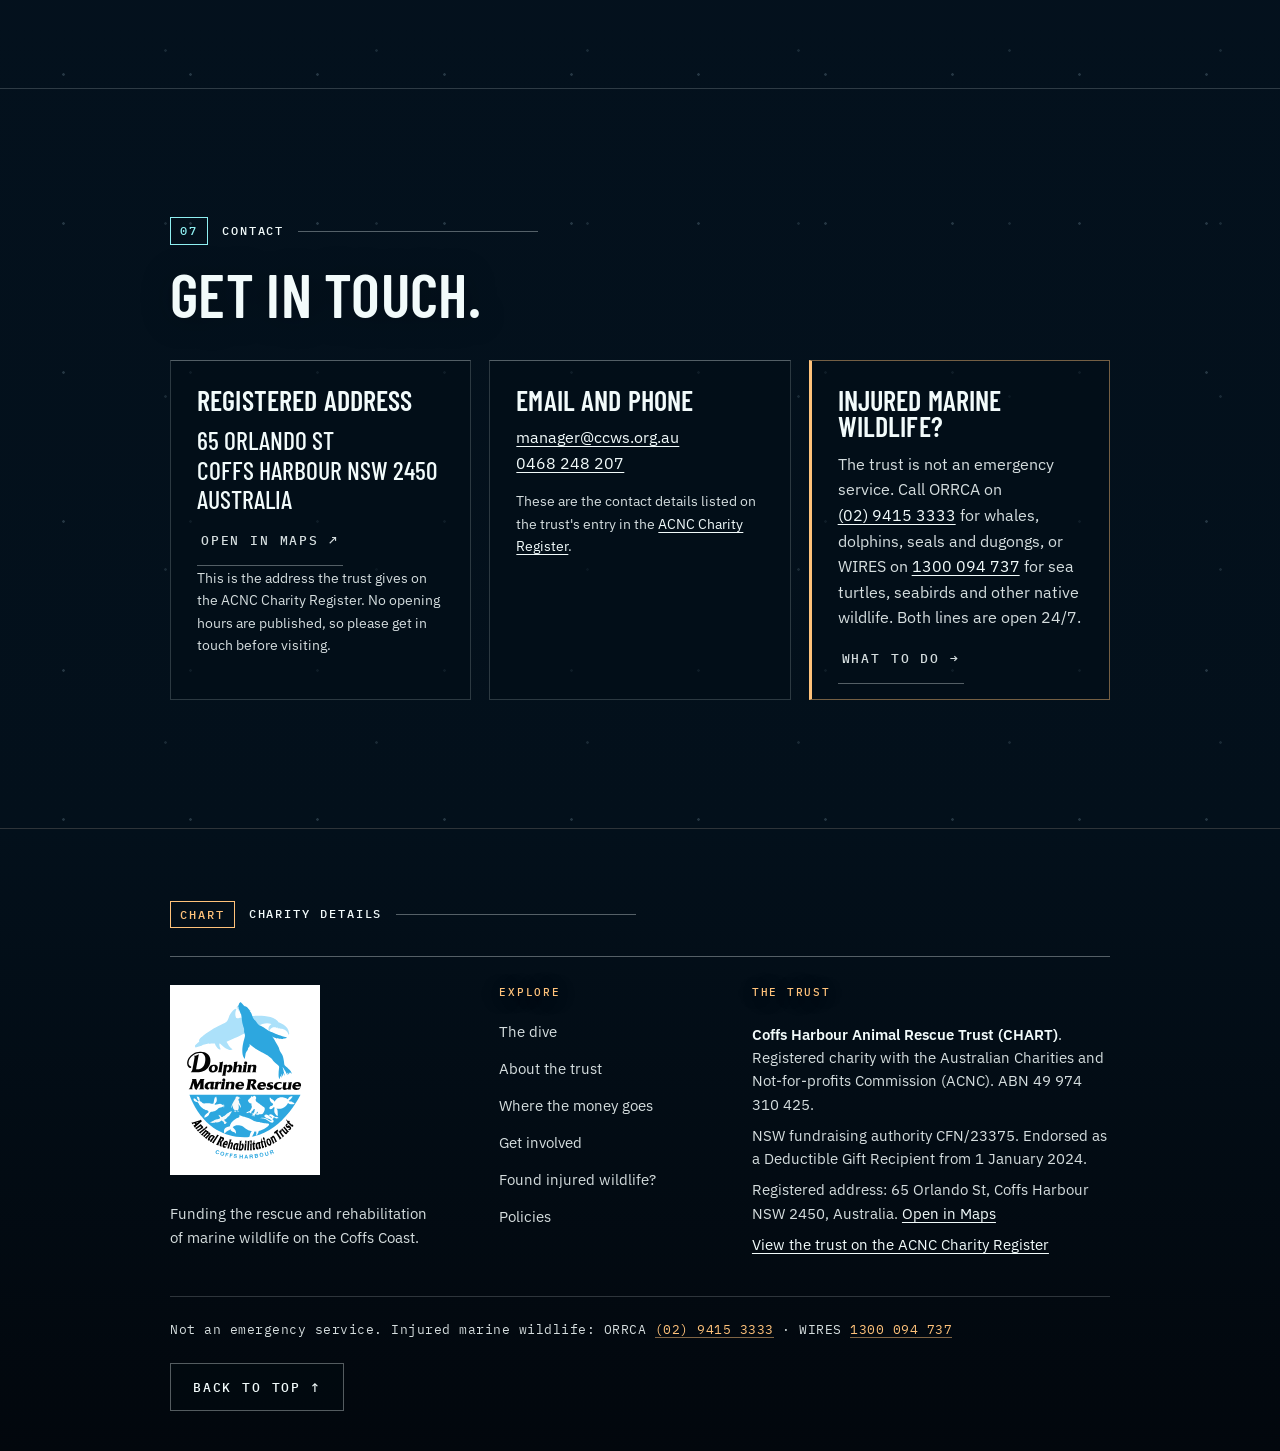
<file: about.html>
<!doctype html>
<html lang="en-AU">
<head>
<meta charset="utf-8">
<meta name="viewport" content="width=device-width, initial-scale=1, viewport-fit=cover">
<title>About the trust · Coffs Harbour Animal Rescue Trust</title>
<meta name="description" content="Who Coffs Harbour Animal Rescue Trust is: purpose in its own words, how it is run, key dates and where the money goes, from the ACNC Charity Register.">
<meta name="theme-color" content="#04121C">
<meta property="og:type" content="website">
<meta property="og:site_name" content="Coffs Harbour Animal Rescue Trust">
<meta property="og:locale" content="en_AU">
<meta property="og:title" content="About the trust · Coffs Harbour Animal Rescue Trust">
<meta property="og:description" content="Who Coffs Harbour Animal Rescue Trust is: purpose in its own words, how it is run, key dates and where the money goes, from the ACNC Charity Register.">
<meta property="og:image" content="https://coffsharbouranimalrescue.com/assets/og-hero-v1.jpg?v=1">
<meta property="og:image:width" content="1800">
<meta property="og:image:height" content="945">
<meta property="og:image:alt" content="Sunrise over the sea from a rocky shore, with the words Coffs Harbour Animal Rescue Trust.">
<meta name="twitter:card" content="summary_large_image">
<meta name="twitter:image" content="https://coffsharbouranimalrescue.com/assets/og-hero-v1.jpg?v=1">
<link rel="icon" href="assets/brand/favicon-64.png" type="image/png">
<link rel="apple-touch-icon" href="assets/brand/apple-touch-icon.png">
<link rel="preconnect" href="https://fonts.googleapis.com"><link rel="preconnect" href="https://fonts.gstatic.com" crossorigin>
<link href="https://fonts.googleapis.com/css2?family=Barlow+Condensed:wght@500;600&amp;family=IBM+Plex+Mono:wght@400;500&amp;family=IBM+Plex+Sans:ital,wght@0,400;0,500;0,600;1,400&amp;display=swap" rel="stylesheet">
<link rel="stylesheet" href="assets/style.css">
<script type="application/ld+json">
{
  "@context": "https://schema.org",
  "@type": "NGO",
  "name": "Coffs Harbour Animal Rescue Trust",
  "alternateName": "CHART",
  "description": "A registered charity on the Coffs Coast of New South Wales that funds the rescue and rehabilitation of marine wildlife.",
  "taxID": "49 974 310 425",
  "identifier": { "@type": "PropertyValue", "propertyID": "ABN", "value": "49 974 310 425" },
  "nonprofitStatus": "Nonprofit",
  "foundingDate": "2012-05-30",
  "areaServed": "Coffs Harbour, New South Wales, Australia",
  "email": "manager@ccws.org.au",
  "telephone": "+61 468 248 207",
  "address": { "@type": "PostalAddress", "streetAddress": "65 Orlando St", "addressLocality": "Coffs Harbour", "addressRegion": "NSW", "postalCode": "2450", "addressCountry": "AU" },
  "sameAs": ["https://www.acnc.gov.au/charity/charities/e25ba069-3aaf-e811-a963-000d3ad24077/profile"]
}
</script>
</head>
<body class="sub">

<a class="skip" href="#main">Skip to content</a>

<header class="bar" data-bar>
  <a class="bar-brand" href="index.html" aria-label="Coffs Harbour Animal Rescue Trust, home">
    <span class="brand-plate brand-plate--sm"><img src="assets/brand/dolphin-marine-rescue-trust-logo.svg" alt="" width="991" height="1302"></span><span class="bar-name">CHART</span>
  </a>
  <nav class="bar-nav" id="site-nav" aria-label="Main" data-nav>
    <ul>
      <li><a href="index.html">The dive</a></li>
      <li><a href="about.html" aria-current="page">About</a></li>
      <li><a href="help.html">Get involved</a></li>
      <li><a href="wildlife.html" class="nav-urgent">Found wildlife?</a></li>
      <li><a href="about.html#contact">Contact</a></li>
    </ul>
  </nav>
  <a class="btn btn-solid bar-cta" href="help.html#donate">Donate</a>
  <button class="menu-btn" type="button" aria-expanded="false" aria-controls="site-nav" data-menu><span class="menu-icon" aria-hidden="true"><i></i><i></i></span><span class="menu-label">Menu</span></button>
</header>

<main id="main">
<section class="page-hero" id="top" data-parallax="top" aria-labelledby="page-title">
  <div class="ph-layer ph-bg" data-speed="0.42" aria-hidden="true"><img src="assets/photo/journey-rescue.webp" data-ai="assets/ai/solitary-islands.jpg" width="1600" height="900" alt="" fetchpriority="high" decoding="async"></div>
  <div class="ph-layer rays" data-speed="0.26" aria-hidden="true"><i class="rays-beams"></i></div>
  <div class="ph-layer motes motes-far" data-speed="0.12" aria-hidden="true"></div>
  <div class="ph-layer motes motes-near" data-speed="-0.2" aria-hidden="true"></div>
  <div class="wrap ph-copy" data-speed="0.14" data-fade>
    <p class="eyebrow"><span class="depth">Log 01</span> About the trust</p>
    <h1 id="page-title">A trust for the wildlife of the Coffs Coast.</h1>
    <p class="lede">Coffs Harbour Animal Rescue Trust (CHART) is a registered charity in Coffs Harbour, New South Wales. It raises money to support the rescue and rehabilitation of marine wildlife.</p>
    <p class="ph-ctas"><a class="btn btn-solid" href="help.html#donate">Donate</a><a class="btn" href="#money">Where the money goes</a><a class="btn" href="#contact">Contact</a></p>
  </div>
  <div class="ph-layer sx-crest" data-speed="-0.4" aria-hidden="true">
    <svg viewBox="0 0 1600 120" preserveAspectRatio="none">
      <path d="M0 40 C120 22 240 22 360 40 S600 58 720 40 960 22 1080 40 1320 58 1440 40 1600 26 1600 26 V120 H0 Z" fill="#041220"/>
      <path d="M0 40 C120 22 240 22 360 40 S600 58 720 40 960 22 1080 40 1320 58 1440 40 1600 26 1600 26" fill="none" stroke="#8FF0F2" stroke-width="1.4" opacity=".55"/>
    </svg>
  </div>
</section>

<div class="page">
<section class="sect" id="glance" aria-labelledby="glance-title">
  <div class="wrap">
    <p class="eyebrow"><span class="depth">01</span> At a glance</p>
    <h2 id="glance-title">The register entry, read like a dive log.</h2>
    <dl class="readout">
      <div><dt>Legal name</dt><dd>Coffs Harbour Animal Rescue Trust</dd></div>
      <div><dt>Short name</dt><dd>CHART</dd></div>
      <div><dt>ABN</dt><dd>49 974 310 425</dd></div>
      <div><dt>Regulator</dt><dd>Australian Charities and Not-for-profits Commission (ACNC)</dd></div>
      <div><dt>Registered charity since</dt><dd>30 June 2014</dd></div>
      <div><dt>Established</dt><dd>30 May 2012</dd></div>
      <div><dt>Charity subtype</dt><dd>Advancing the natural environment</dd></div>
      <div><dt>Deductible Gift Recipient</dt><dd>Endorsed from 1 January 2024</dd></div>
      <div><dt>NSW fundraising authority</dt><dd>CFN/23375</dd></div>
      <div><dt>Where it works</dt><dd>Coffs Harbour, New South Wales</dd></div>
      <div><dt>Charity size</dt><dd>Small</dd></div>
      <div><dt>Financial year ends</dt><dd>30 June</dd></div>
    </dl>
    <p class="src">Sources: <a href="https://www.acnc.gov.au/charity/charities/e25ba069-3aaf-e811-a963-000d3ad24077/profile" target="_blank" rel="noopener">ACNC Charity Register</a> and <a href="https://abr.business.gov.au/ABN/View?abn=49974310425" target="_blank" rel="noopener">ABN Lookup</a>, checked 31 October 2026.</p>
  </div>
</section>

<section class="sect" id="purpose" aria-labelledby="purpose-title">
  <div class="wrap two-col">
    <div>
      <p class="eyebrow"><span class="depth">02</span> Purpose</p>
      <h2 id="purpose-title">In the trust’s own words.</h2>
      <p class="body">On the ACNC Charity Register the trust sums up its activities in six words:</p>
      <blockquote class="pull"><p>“Rescue and rehab of marine wildlife.”</p></blockquote>
      <p class="body">Its trust deed, lodged with the ACNC as its governing document, sets out the purposes in more detail. A selection, quoted from clause 2.1:</p>
    </div>
    <ol class="clauses">
      <li><span>2.1.2</span>“To rescue, transport, treat, rehabilitate and release wildlife (including monitoring post release).”</li>
      <li><span>2.1.3</span>“To collect, transport, assess and rehabilitate rescued wildlife and the release of rescued wildlife back into the wild.”</li>
      <li><span>2.1.5</span>“Provide donations to any registered Australian charity with deductible gift recipient status, where at least one of the charity’s purposes includes the rescue or rehabilitation of wildlife.”</li>
      <li><span>2.1.6</span>“Research activities relevant to the field of wildlife health, ecology and disease.”</li>
      <li><span>2.1.7</span>“To educate the community in matters of conservation by raising awareness of wildlife and habitat health.”</li>
      <li><span>2.1.8</span>“To promote biodiversity and the conservation of wildlife.”</li>
    </ol>
  </div>
</section>

<section class="band" data-parallax aria-labelledby="park-title">
  <div class="band-bg" data-speed="0.3" aria-hidden="true"><img src="assets/photo/bd-midwater-1600.webp" srcset="assets/photo/bd-midwater-1600.webp 1600w, assets/photo/bd-midwater-2400.webp 2400w" sizes="100vw" data-ai="assets/ai/grey-nurse.jpg" width="1600" height="1000" alt="" loading="lazy" decoding="async"></div>
  <div class="rays" data-speed="0.16" aria-hidden="true"><i class="rays-beams"></i></div>
  <div class="motes motes-far" data-speed="0.06" aria-hidden="true"></div>
  <div class="motes motes-near" data-speed="-0.28" aria-hidden="true"></div>
  <div class="wrap band-copy">
    <p class="eyebrow"><span class="depth">03</span> The place</p>
    <h2 id="park-title">Off the coast: the Solitary Islands Marine Park.</h2>
    <p class="body">Coffs Harbour looks out over the Solitary Islands Marine Park, a NSW marine park declared in 1998. It covers more than 70,000 hectares along about 100 km of coast, from the Sandon River entrance south to Muttonbird Island at Coffs Harbour.</p>
    <p class="body">Warm currents from the tropics meet cooler southern water here, so tropical, subtropical and temperate marine life share the same reefs and islands.</p>
    <p><a class="text-link" href="https://www.dpi.nsw.gov.au/fishing/marine-protected-areas/marine-parks/solitary-islands-marine-park" target="_blank" rel="noopener">About the marine park, from NSW DPIRD <span aria-hidden="true">↗</span></a></p>
  </div>
</section>

<section class="sect" id="governance" aria-labelledby="gov-title">
  <div class="wrap">
    <p class="eyebrow"><span class="depth">04</span> How it is run</p>
    <h2 id="gov-title">A charitable trust, run by a committee.</h2>
    <div class="cards three">
      <article class="panel">
        <h3>Legal form</h3>
        <p>A trust governed by a trust deed, lodged with the ACNC as its governing document. The Australian Business Register records the entity as “The Trustee for Coffs Harbour Animal Rescue Trust”.</p>
      </article>
      <article class="panel">
        <h3>The people responsible</h3>
        <p>The trust has a corporate trustee. The ACNC register lists five Responsible People: committee members, a director and a secretary. The trust reported no paid employees in its 2025 statement.</p>
        <p><a class="text-link" href="https://www.acnc.gov.au/charity/charities/e25ba069-3aaf-e811-a963-000d3ad24077/people" target="_blank" rel="noopener">See the register <span aria-hidden="true">↗</span></a></p>
      </article>
      <article class="panel">
        <h3>The public fund</h3>
        <p>Under the deed, gifts go to the trust’s public fund, the Coffs Harbour Animal Rescue Fund. It has its own bank account, kept separate from the trust’s other money, and is overseen by a management committee appointed by the trust.</p>
      </article>
    </div>
    <p class="body narrow">Not for profit: the deed says the trust’s income and property must be used solely for its purposes, and never paid as profit to members, directors or trustees.</p>
  </div>
</section>

<section class="sect" id="history" aria-labelledby="history-title">
  <div class="wrap">
    <p class="eyebrow"><span class="depth">05</span> Key dates</p>
    <h2 id="history-title">From the register.</h2>
    <ol class="timeline">
      <li><time datetime="2012-05-24">24 May 2012</time><p>ABN 49 974 310 425 becomes active.</p></li>
      <li><time datetime="2012-05-30">30 May 2012</time><p>The trust is established.</p></li>
      <li><time datetime="2014-06-30">30 June 2014</time><p>Registered as a charity with the ACNC, subtype “advancing the natural environment”. Income tax exemption and GST concession follow from 1 July 2014.</p></li>
      <li><time datetime="2019-03-18">18 March 2019</time><p>Three business names are registered to the trust: Dolphin Marine Rescue Animal Rehabilitation Trust, Dolphin Marine Magic &amp; Animal Rehabilitation Trust, and Dolphin Marine Magic &amp; Animal Rehab Trust.</p></li>
      <li><time datetime="2024-01-01">1 January 2024</time><p>Endorsed as a Deductible Gift Recipient (item 1 of the table in section 30-15 of the Income Tax Assessment Act 1997).</p></li>
      <li><time datetime="2026-09-22">22 September 2026</time><p>Annual statements and financial reports for 2024 and 2025 received by the ACNC.</p></li>
    </ol>
  </div>
</section>

<section class="sect money" id="money" aria-labelledby="money-title">
  <div class="wrap">
    <p class="eyebrow"><span class="depth">06</span> Where the money goes</p>
    <h2 id="money-title">The figures, in the open.</h2>
    <p class="body narrow">From the trust’s Annual Information Statement and financial report for the year 1 July 2024 to 30 June 2025, as published on the ACNC Charity Register.</p>
    <div class="tiles">
      <div class="tile"><p class="tile-k">Income</p><p class="tile-v">$48,300</p><p class="tile-n">All from donations and bequests</p></div>
      <div class="tile"><p class="tile-k">Spending</p><p class="tile-v">$72,319</p><p class="tile-n">Total expenses for the year</p></div>
      <div class="tile tile-hi"><p class="tile-k">Grants and donations paid</p><p class="tile-v">$71,430</p><p class="tile-n">For use in Australia</p></div>
      <div class="tile"><p class="tile-k">Net assets</p><p class="tile-v">$24,962</p><p class="tile-n">At 30 June 2025</p></div>
    </div>

    <figure class="split" aria-labelledby="split-cap">
      <figcaption id="split-cap">How the $72,319 was spent, 2024 to 2025</figcaption>
      <div class="split-bar" role="img" aria-label="Grants and donations paid: $71,430, about 99 per cent. Other expenses: $889, about 1 per cent.">
        <span class="seg seg-a" style="--w: 98.77%"></span><span class="seg seg-b" style="--w: 1.23%"></span>
      </div>
      <ul class="split-key">
        <li><i class="k-a" aria-hidden="true"></i>Grants and donations paid <b>$71,430</b></li>
        <li><i class="k-b" aria-hidden="true"></i>Everything else (bank fees, vet costs, advertising, other) <b>$889</b></li>
      </ul>
    </figure>

    <p class="body narrow">Spending was higher than income that year. The difference came from money the trust held at the start of the year: its net assets went from $48,981 to $24,962.</p>

    <div class="table-wrap">
      <table class="fig-table">
        <caption>Two years side by side (Australian dollars)</caption>
        <thead><tr><th scope="col">Year to 30 June</th><th scope="col">Income</th><th scope="col">Spending</th><th scope="col">Surplus or deficit</th></tr></thead>
        <tbody>
          <tr><th scope="row">2025</th><td>48,300</td><td>72,319</td><td>(24,019)</td></tr>
          <tr><th scope="row">2024</th><td>46,863</td><td>11,750</td><td>35,113</td></tr>
        </tbody>
      </table>
    </div>
    <p class="src">2024 spending is cost of sales ($9,384) plus expenditure ($2,366), from the comparative column of the 2025 financial report. <a href="https://www.acnc.gov.au/charity/charities/e25ba069-3aaf-e811-a963-000d3ad24077/documents/" target="_blank" rel="noopener">Read the statements on the ACNC register <span aria-hidden="true">↗</span></a></p>
  </div>
</section>

<section class="sect" id="contact" aria-labelledby="contact-title">
  <div class="wrap">
    <p class="eyebrow"><span class="depth">07</span> Contact</p>
    <h2 id="contact-title">Get in touch.</h2>
    <div class="contact-grid">
      <div class="panel">
        <h3>Registered address</h3>
        <p class="addr">65 Orlando St<br>Coffs Harbour NSW 2450<br>Australia</p>
        <p><a class="text-link" href="https://www.google.com/maps/search/?api=1&amp;query=65%20Orlando%20St%2C%20Coffs%20Harbour%20NSW%202450" target="_blank" rel="noopener">Open in Maps <span aria-hidden="true">↗</span></a></p>
        <p class="note-sm">This is the address the trust gives on the ACNC Charity Register. No opening hours are published, so please get in touch before visiting.</p>
      </div>
      <div class="panel">
        <h3>Email and phone</h3>
        <!-- Email and phone as listed on the ACNC Charity Register (31 Oct 2026). -->
        <p class="contact-lines"><a href="mailto:manager@ccws.org.au">manager@ccws.org.au</a><br><a href="tel:+61468248207">0468 248 207</a></p>
        <p class="note-sm">These are the contact details listed on the trust's entry in the <a href="https://www.acnc.gov.au/charity/charities/e25ba069-3aaf-e811-a963-000d3ad24077/profile" target="_blank" rel="noopener">ACNC Charity Register</a>.</p>
      </div>
      <div class="panel panel-urgent">
        <h3>Injured marine wildlife?</h3>
        <p>The trust is not an emergency service. Call ORRCA on <a href="tel:+61294153333">(02) 9415 3333</a> for whales, dolphins, seals and dugongs, or WIRES on <a href="tel:1300094737">1300 094 737</a> for sea turtles, seabirds and other native wildlife. Both lines are open 24/7.</p>
        <p><a class="text-link" href="wildlife.html">What to do <span aria-hidden="true">→</span></a></p>
      </div>
    </div>
  </div>
</section>
</div>
</main>

<footer class="floor" id="floor">
  <div class="floor-inner">
    <p class="eyebrow"><span class="depth">CHART</span> Charity details</p>
    <div class="floor-grid">
      <div class="floor-brand">
        <span class="brand-plate brand-plate--lg"><img src="assets/brand/dolphin-marine-rescue-trust-logo.svg" alt="Logo of Coffs Harbour Animal Rescue Trust (CHART), under its trading name Dolphin Marine Rescue Animal Rehabilitation Trust, Coffs Harbour" width="991" height="1302" loading="lazy"></span>
        <p>Funding the rescue and rehabilitation of marine wildlife on the Coffs Coast.</p>
      </div>
      <nav class="floor-nav" aria-label="Footer">
        <h2 class="floor-h">Explore</h2>
        <ul>
          <li><a href="index.html">The dive</a></li>
          <li><a href="about.html">About the trust</a></li>
          <li><a href="about.html#money">Where the money goes</a></li>
          <li><a href="help.html">Get involved</a></li>
          <li><a href="wildlife.html">Found injured wildlife?</a></li>
          <li><a href="policies.html">Policies</a></li>
        </ul>
      </nav>
      <div class="floor-legal">
        <h2 class="floor-h">The trust</h2>
        <p><strong>Coffs Harbour Animal Rescue Trust (CHART)</strong>. Registered charity with the Australian Charities and Not-for-profits Commission (ACNC). ABN 49 974 310 425.</p>
        <p>NSW fundraising authority CFN/23375. Endorsed as a Deductible Gift Recipient from 1 January 2024.</p>
        <p>Registered address: 65 Orlando St, Coffs Harbour NSW 2450, Australia. <a href="https://www.google.com/maps/search/?api=1&amp;query=65%20Orlando%20St%2C%20Coffs%20Harbour%20NSW%202450" target="_blank" rel="noopener">Open in Maps</a></p>
        <p><a href="https://www.acnc.gov.au/charity/charities/e25ba069-3aaf-e811-a963-000d3ad24077/profile" target="_blank" rel="noopener">View the trust on the ACNC Charity Register</a></p>
      </div>
    </div>
    <div class="floor-base">
      <p class="floor-urgent">Not an emergency service. Injured marine wildlife: ORRCA <a href="tel:+61294153333">(02) 9415 3333</a> · WIRES <a href="tel:1300094737">1300 094 737</a></p>
      <a class="btn btn-line surface-btn" href="#top" data-surface>Back to top <span aria-hidden="true">↑</span></a>
    </div>
  </div>
</footer>

<script src="assets/ai-ready.js"></script>
<script src="assets/app.js" defer></script>
</body>
</html>
</file>
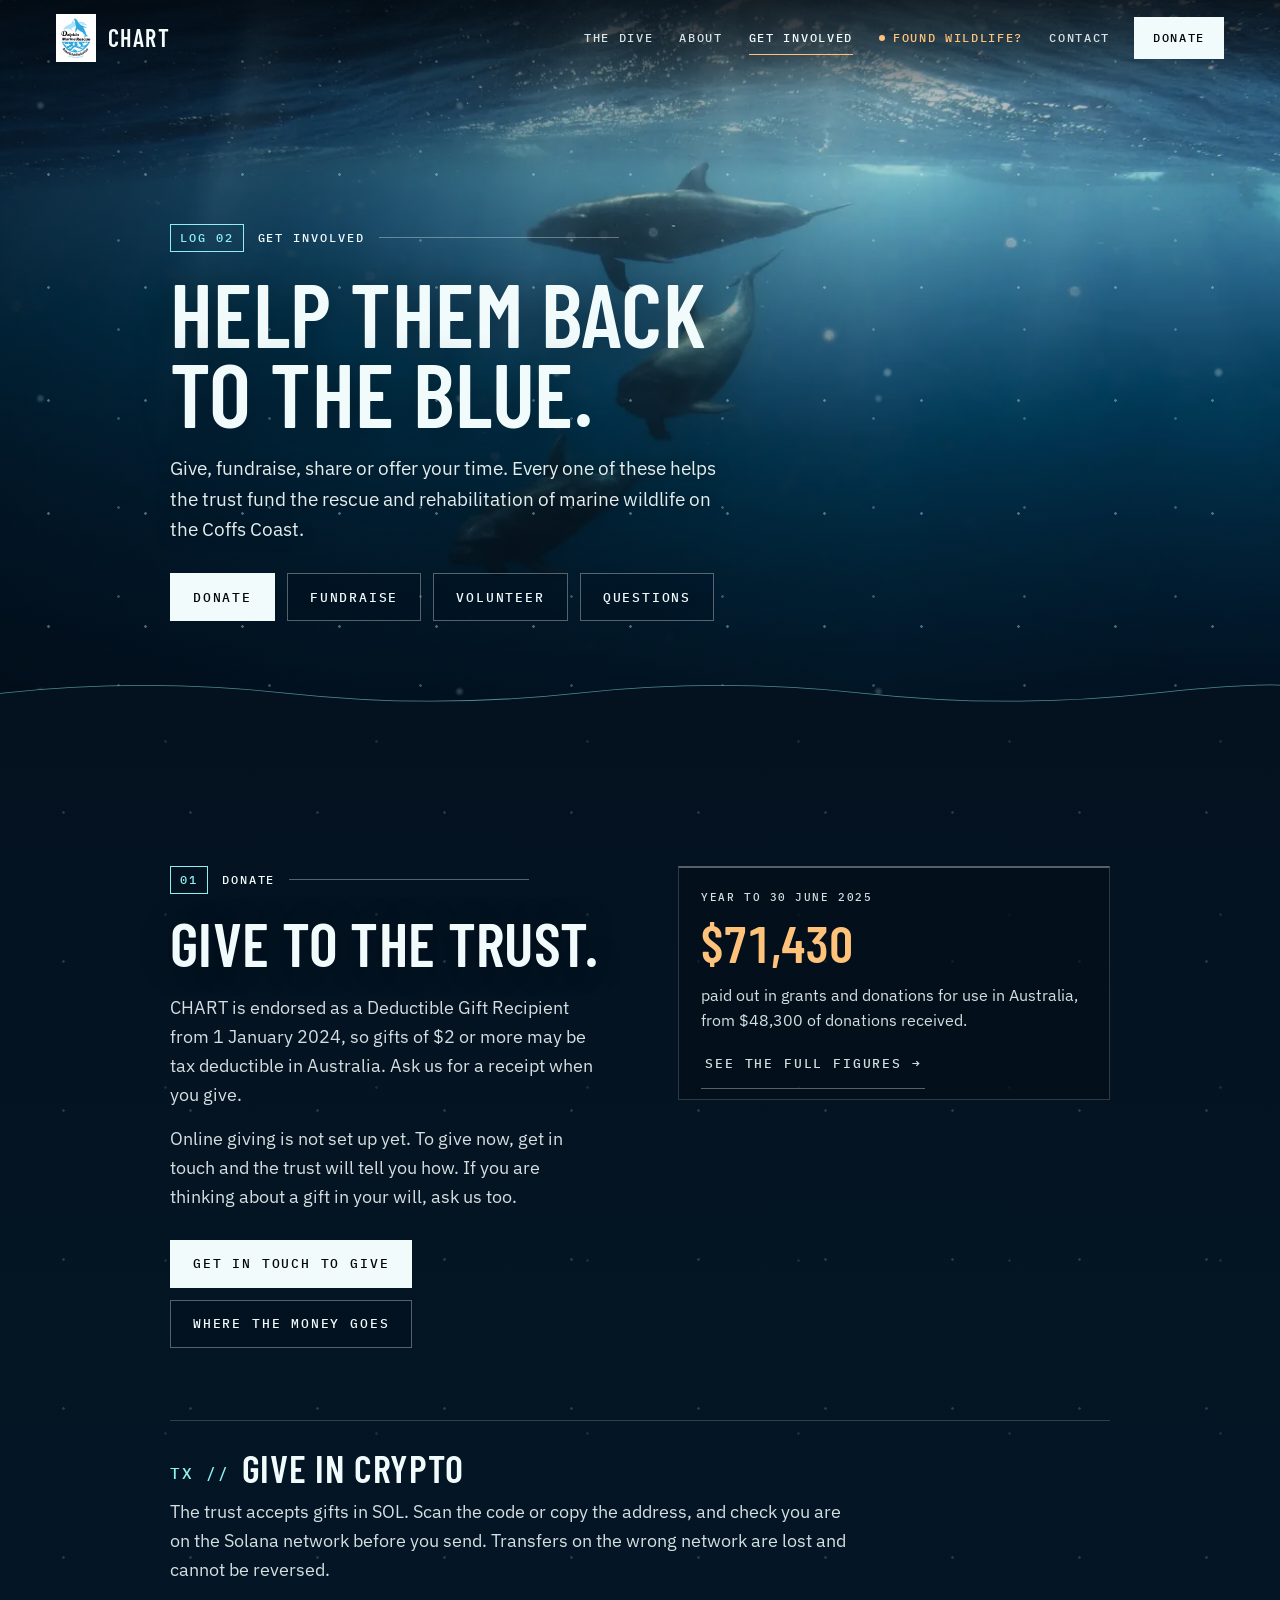
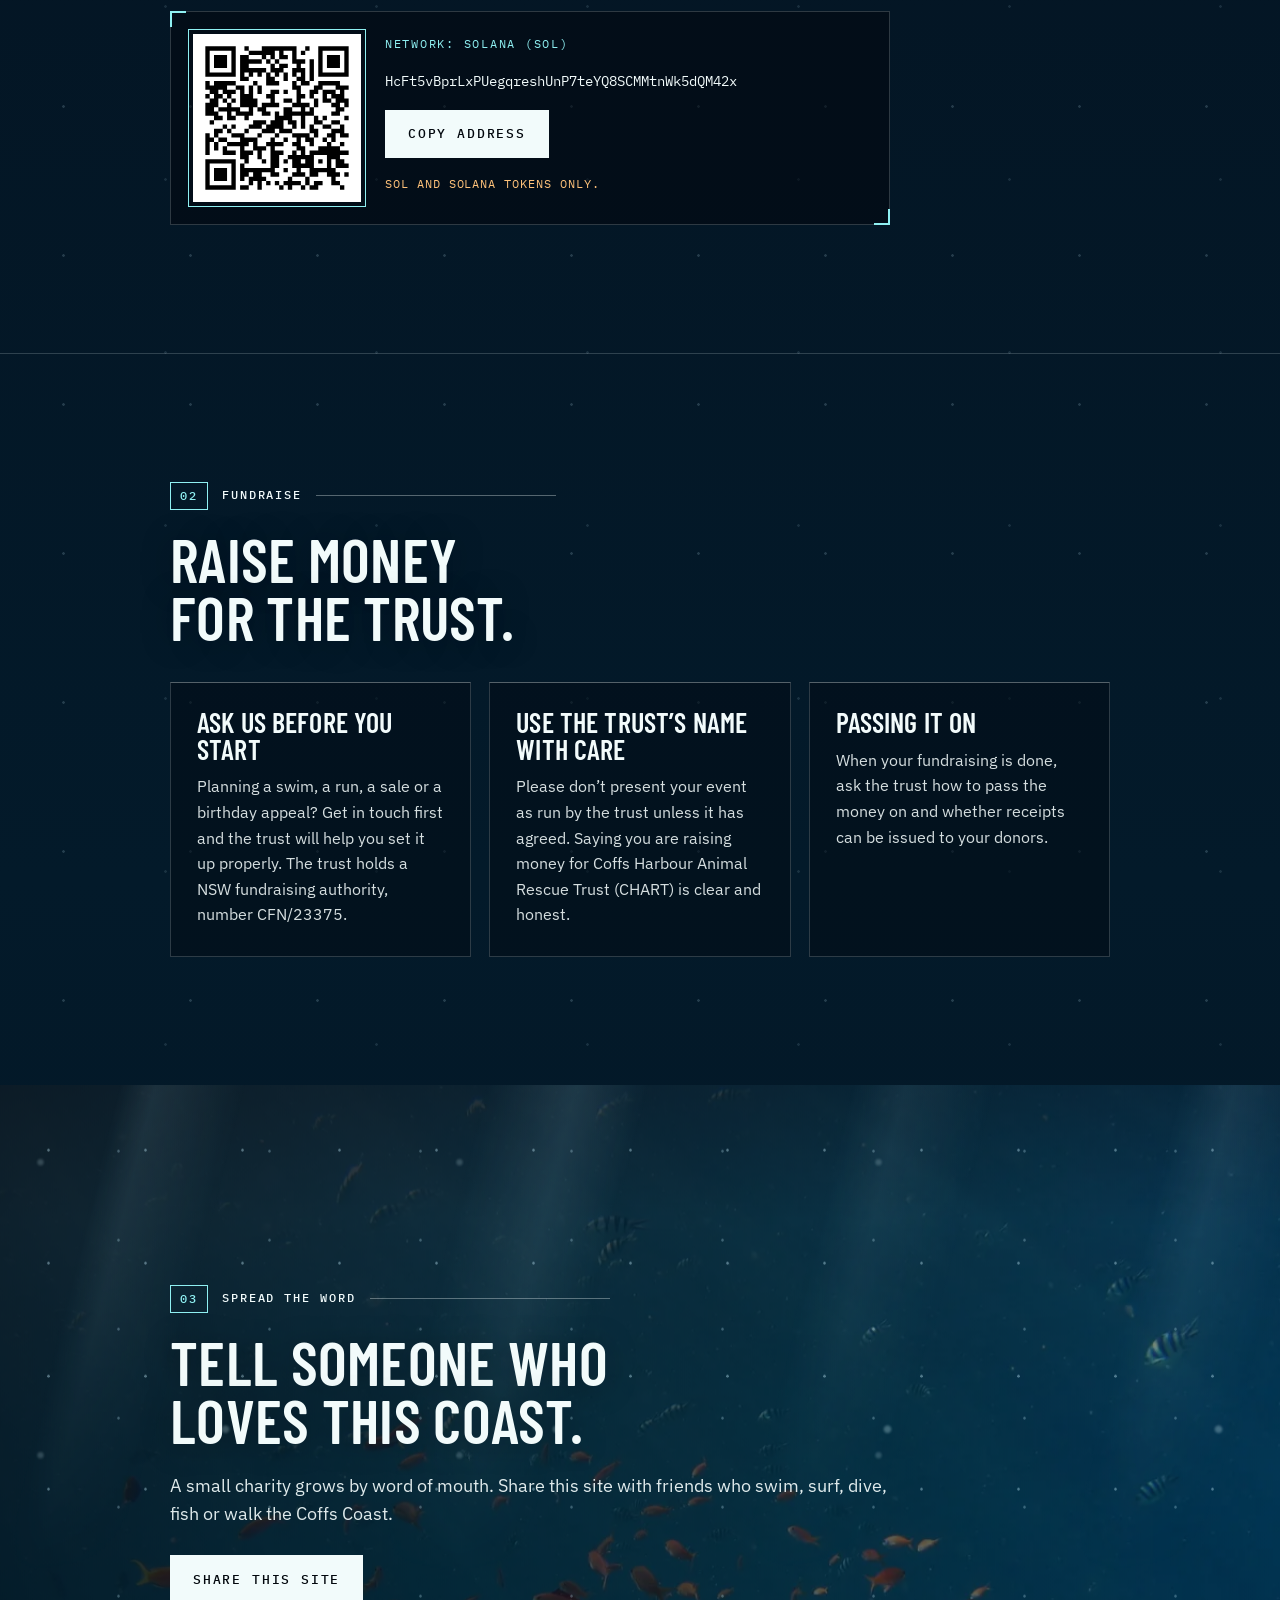
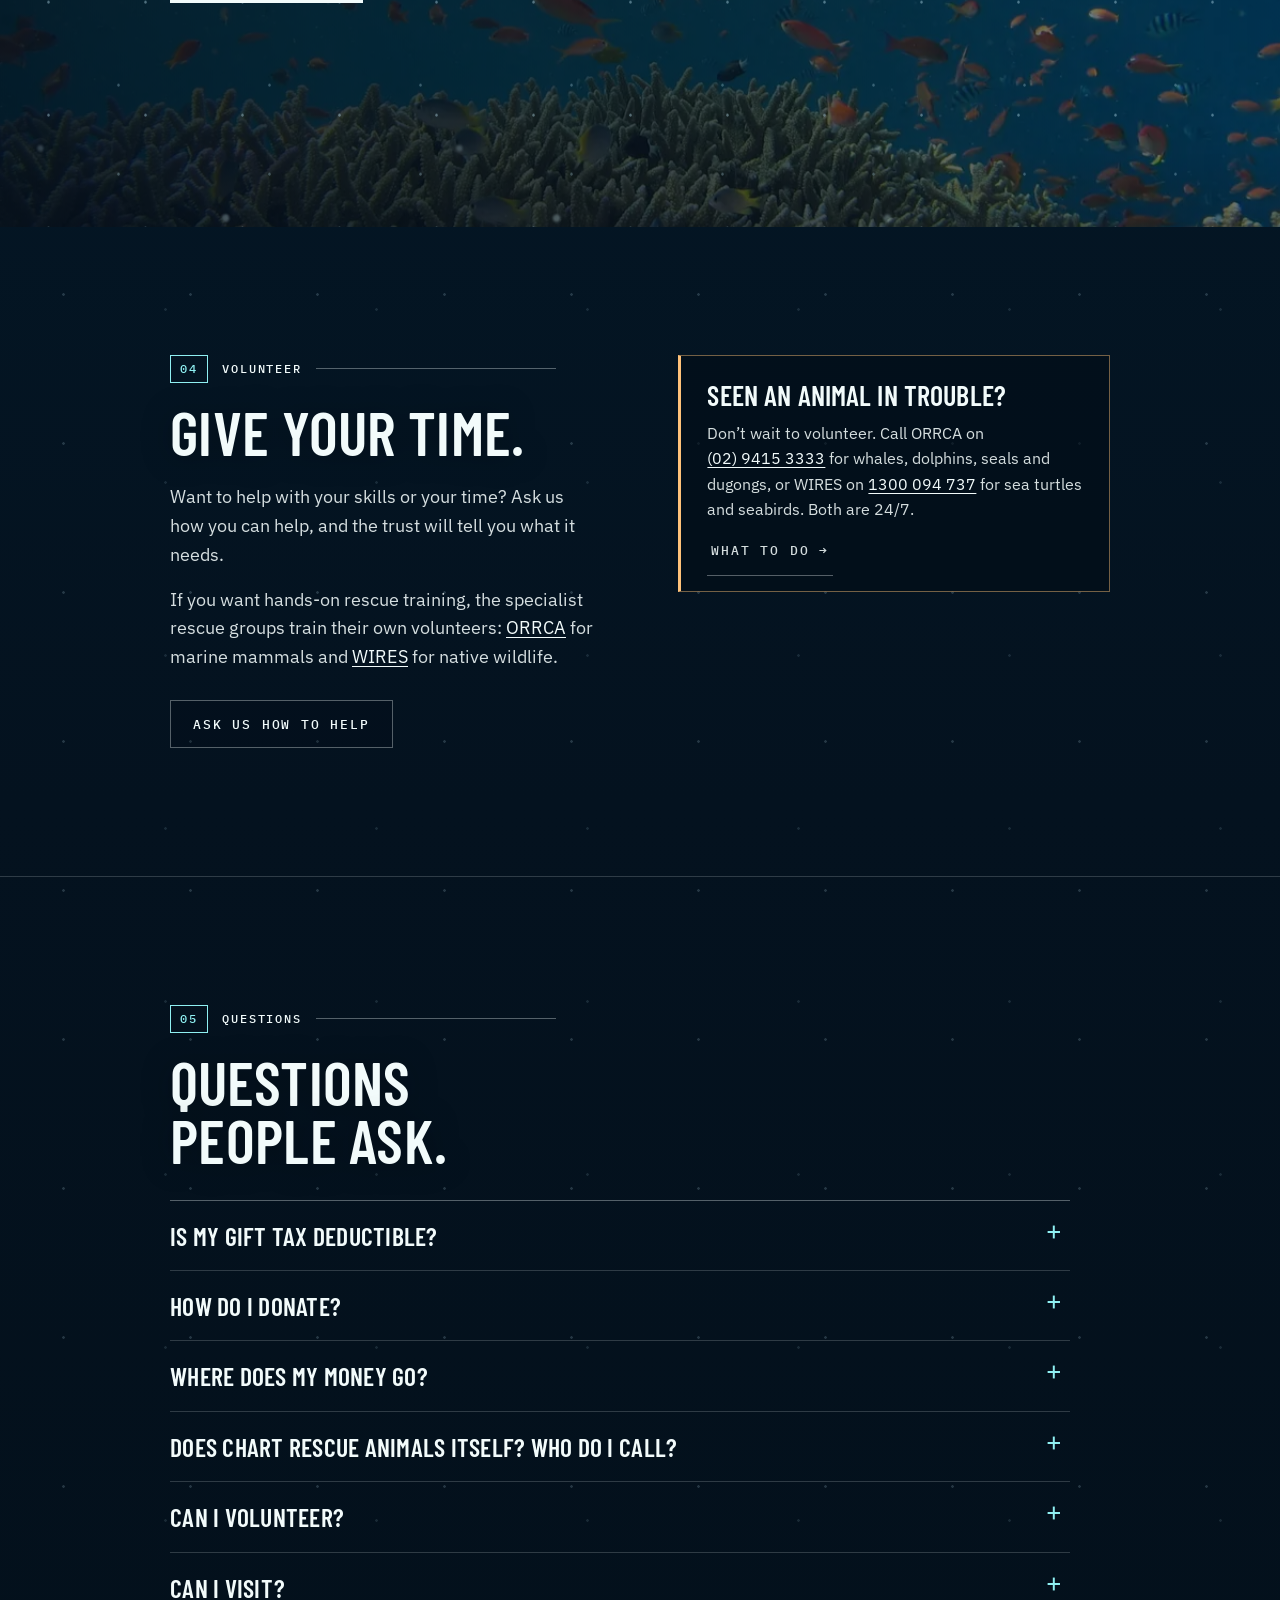
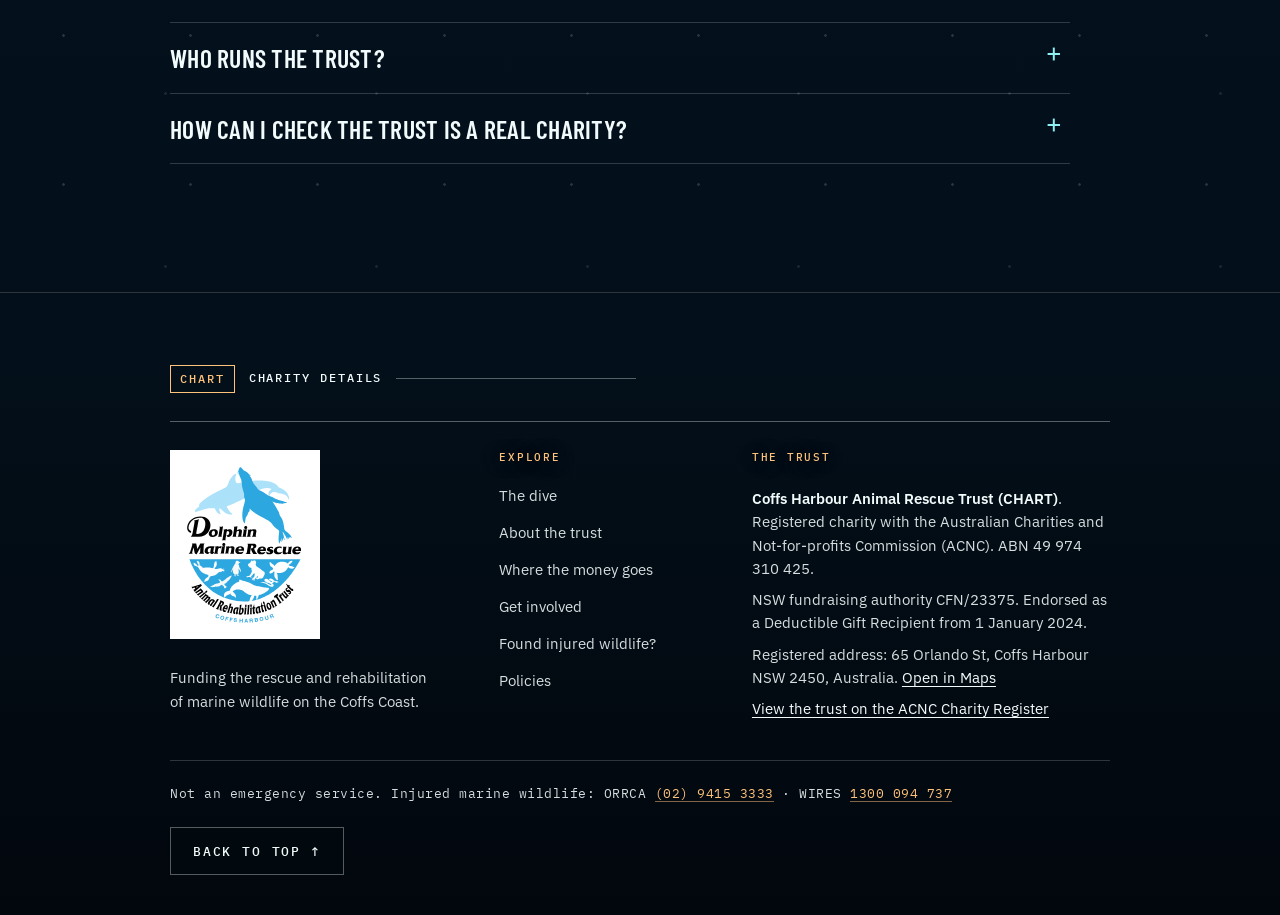
<file: help.html>
<!doctype html>
<html lang="en-AU">
<head>
<meta charset="utf-8">
<meta name="viewport" content="width=device-width, initial-scale=1, viewport-fit=cover">
<title>Get involved · Coffs Harbour Animal Rescue Trust</title>
<meta name="description" content="Donate, fundraise, share or volunteer for Coffs Harbour Animal Rescue Trust. Gifts of $2 or more may be tax deductible in Australia.">
<meta name="theme-color" content="#04121C">
<meta property="og:type" content="website">
<meta property="og:site_name" content="Coffs Harbour Animal Rescue Trust">
<meta property="og:locale" content="en_AU">
<meta property="og:title" content="Get involved · Coffs Harbour Animal Rescue Trust">
<meta property="og:description" content="Donate, fundraise, share or volunteer for Coffs Harbour Animal Rescue Trust. Gifts of $2 or more may be tax deductible in Australia.">
<meta property="og:image" content="https://coffsharbouranimalrescue.com/assets/og-hero-v1.jpg?v=1">
<meta property="og:image:width" content="1800">
<meta property="og:image:height" content="945">
<meta property="og:image:alt" content="Sunrise over the sea from a rocky shore, with the words Coffs Harbour Animal Rescue Trust.">
<meta name="twitter:card" content="summary_large_image">
<meta name="twitter:image" content="https://coffsharbouranimalrescue.com/assets/og-hero-v1.jpg?v=1">
<link rel="icon" href="assets/brand/favicon-64.png" type="image/png">
<link rel="apple-touch-icon" href="assets/brand/apple-touch-icon.png">
<link rel="preconnect" href="https://fonts.googleapis.com"><link rel="preconnect" href="https://fonts.gstatic.com" crossorigin>
<link href="https://fonts.googleapis.com/css2?family=Barlow+Condensed:wght@500;600&amp;family=IBM+Plex+Mono:wght@400;500&amp;family=IBM+Plex+Sans:ital,wght@0,400;0,500;0,600;1,400&amp;display=swap" rel="stylesheet">
<link rel="stylesheet" href="assets/style.css">
<script type="application/ld+json">
{
  "@context": "https://schema.org",
  "@type": "NGO",
  "name": "Coffs Harbour Animal Rescue Trust",
  "alternateName": "CHART",
  "description": "A registered charity on the Coffs Coast of New South Wales that funds the rescue and rehabilitation of marine wildlife.",
  "taxID": "49 974 310 425",
  "identifier": { "@type": "PropertyValue", "propertyID": "ABN", "value": "49 974 310 425" },
  "nonprofitStatus": "Nonprofit",
  "foundingDate": "2012-05-30",
  "areaServed": "Coffs Harbour, New South Wales, Australia",
  "email": "manager@ccws.org.au",
  "telephone": "+61 468 248 207",
  "address": { "@type": "PostalAddress", "streetAddress": "65 Orlando St", "addressLocality": "Coffs Harbour", "addressRegion": "NSW", "postalCode": "2450", "addressCountry": "AU" },
  "sameAs": ["https://www.acnc.gov.au/charity/charities/e25ba069-3aaf-e811-a963-000d3ad24077/profile"]
}
</script>
</head>
<body class="sub">

<a class="skip" href="#main">Skip to content</a>

<header class="bar" data-bar>
  <a class="bar-brand" href="index.html" aria-label="Coffs Harbour Animal Rescue Trust, home">
    <span class="brand-plate brand-plate--sm"><img src="assets/brand/dolphin-marine-rescue-trust-logo.svg" alt="" width="991" height="1302"></span><span class="bar-name">CHART</span>
  </a>
  <nav class="bar-nav" id="site-nav" aria-label="Main" data-nav>
    <ul>
      <li><a href="index.html">The dive</a></li>
      <li><a href="about.html">About</a></li>
      <li><a href="help.html" aria-current="page">Get involved</a></li>
      <li><a href="wildlife.html" class="nav-urgent">Found wildlife?</a></li>
      <li><a href="about.html#contact">Contact</a></li>
    </ul>
  </nav>
  <a class="btn btn-solid bar-cta" href="help.html#donate">Donate</a>
  <button class="menu-btn" type="button" aria-expanded="false" aria-controls="site-nav" data-menu><span class="menu-icon" aria-hidden="true"><i></i><i></i></span><span class="menu-label">Menu</span></button>
</header>

<main id="main">
<section class="page-hero" id="top" data-parallax="top" aria-labelledby="page-title">
  <div class="ph-layer ph-bg" data-speed="0.42" aria-hidden="true"><img src="assets/photo/bd-openblue-1600.webp" srcset="assets/photo/bd-openblue-1600.webp 1600w, assets/photo/bd-openblue-2400.webp 2400w" sizes="100vw" data-ai="assets/ai/dolphins.jpg" width="1600" height="1000" alt="" fetchpriority="high" decoding="async"></div>
  <div class="ph-layer rays" data-speed="0.26" aria-hidden="true"><i class="rays-beams"></i></div>
  <div class="ph-layer motes motes-far" data-speed="0.12" aria-hidden="true"></div>
  <div class="ph-layer motes motes-near" data-speed="-0.2" aria-hidden="true"></div>
  <div class="wrap ph-copy" data-speed="0.14" data-fade>
    <p class="eyebrow"><span class="depth">Log 02</span> Get involved</p>
    <h1 id="page-title">Help them back to the blue.</h1>
    <p class="lede">Give, fundraise, share or offer your time. Every one of these helps the trust fund the rescue and rehabilitation of marine wildlife on the Coffs Coast.</p>
    <p class="ph-ctas"><a class="btn btn-solid" href="#donate">Donate</a><a class="btn" href="#fundraise">Fundraise</a><a class="btn" href="#volunteer">Volunteer</a><a class="btn" href="#faq">Questions</a></p>
  </div>
  <div class="ph-layer sx-crest" data-speed="-0.4" aria-hidden="true">
    <svg viewBox="0 0 1600 120" preserveAspectRatio="none">
      <path d="M0 40 C120 22 240 22 360 40 S600 58 720 40 960 22 1080 40 1320 58 1440 40 1600 26 1600 26 V120 H0 Z" fill="#041220"/>
      <path d="M0 40 C120 22 240 22 360 40 S600 58 720 40 960 22 1080 40 1320 58 1440 40 1600 26 1600 26" fill="none" stroke="#8FF0F2" stroke-width="1.4" opacity=".55"/>
    </svg>
  </div>
</section>

<div class="page">
<section class="sect" id="donate" aria-labelledby="donate-title">
  <div class="wrap two-col">
    <div>
      <p class="eyebrow"><span class="depth">01</span> Donate</p>
      <h2 id="donate-title">Give to the trust.</h2>
      <p class="body">CHART is endorsed as a Deductible Gift Recipient from 1 January 2024, so gifts of $2 or more may be tax deductible in Australia. Ask us for a receipt when you give.</p>
      <p class="body">Online giving is not set up yet. To give now, get in touch and the trust will tell you how. If you are thinking about a gift in your will, ask us too.</p>
      <p class="ph-ctas"><a class="btn btn-solid" href="about.html#contact">Get in touch to give</a><a class="btn" href="about.html#money">Where the money goes</a></p>
    </div>
    <aside class="panel stat-panel" aria-label="The trust's latest figures">
      <p class="tile-k">Year to 30 June 2025</p>
      <p class="tile-v">$71,430</p>
      <p class="tile-n">paid out in grants and donations for use in Australia, from $48,300 of donations received.</p>
      <p><a class="text-link" href="about.html#money">See the full figures <span aria-hidden="true">→</span></a></p>
    </aside>
  </div>
<!-- crypto:start -->
<div class="wrap crypto-wrap"><div class="crypto-give" id="give-crypto">
  <h3>Give in crypto</h3>
  <p class="crypto-note">The trust accepts gifts in SOL. Scan the code or copy the address, and check you are on the Solana network before you send. Transfers on the wrong network are lost and cannot be reversed.</p>
  <div class="crypto-wallets">
  <!-- wallets:start --><div class="crypto-wallet" data-net="sol"><p class="crypto-net">Network: Solana (SOL)</p><div class="crypto-qr"><svg role="img" aria-label="QR code for the address" width="35mm" height="35mm" version="1.1" viewBox="0 0 35 35" xmlns="http://www.w3.org/2000/svg"><path d="M1,1H2V2H1zM2,1H3V2H2zM3,1H4V2H3zM4,1H5V2H4zM5,1H6V2H5zM6,1H7V2H6zM7,1H8V2H7zM10,1H11V2H10zM14,1H15V2H14zM15,1H16V2H15zM16,1H17V2H16zM17,1H18V2H17zM18,1H19V2H18zM19,1H20V2H19zM20,1H21V2H20zM21,1H22V2H21zM24,1H25V2H24zM27,1H28V2H27zM28,1H29V2H28zM29,1H30V2H29zM30,1H31V2H30zM31,1H32V2H31zM32,1H33V2H32zM33,1H34V2H33zM1,2H2V3H1zM7,2H8V3H7zM11,2H12V3H11zM12,2H13V3H12zM13,2H14V3H13zM14,2H15V3H14zM15,2H16V3H15zM16,2H17V3H16zM18,2H19V3H18zM21,2H22V3H21zM23,2H24V3H23zM27,2H28V3H27zM33,2H34V3H33zM1,3H2V4H1zM3,3H4V4H3zM4,3H5V4H4zM5,3H6V4H5zM7,3H8V4H7zM9,3H10V4H9zM10,3H11V4H10zM14,3H15V4H14zM16,3H17V4H16zM18,3H19V4H18zM19,3H20V4H19zM21,3H22V4H21zM27,3H28V4H27zM29,3H30V4H29zM30,3H31V4H30zM31,3H32V4H31zM33,3H34V4H33zM1,4H2V5H1zM3,4H4V5H3zM4,4H5V5H4zM5,4H6V5H5zM7,4H8V5H7zM9,4H10V5H9zM10,4H11V5H10zM11,4H12V5H11zM12,4H13V5H12zM13,4H14V5H13zM15,4H16V5H15zM17,4H18V5H17zM21,4H22V5H21zM22,4H23V5H22zM23,4H24V5H23zM25,4H26V5H25zM27,4H28V5H27zM29,4H30V5H29zM30,4H31V5H30zM31,4H32V5H31zM33,4H34V5H33zM1,5H2V6H1zM3,5H4V6H3zM4,5H5V6H4zM5,5H6V6H5zM7,5H8V6H7zM9,5H10V6H9zM10,5H11V6H10zM16,5H17V6H16zM18,5H19V6H18zM19,5H20V6H19zM22,5H23V6H22zM25,5H26V6H25zM27,5H28V6H27zM29,5H30V6H29zM30,5H31V6H30zM31,5H32V6H31zM33,5H34V6H33zM1,6H2V7H1zM7,6H8V7H7zM9,6H10V7H9zM10,6H11V7H10zM11,6H12V7H11zM12,6H13V7H12zM13,6H14V7H13zM14,6H15V7H14zM16,6H17V7H16zM17,6H18V7H17zM18,6H19V7H18zM21,6H22V7H21zM22,6H23V7H22zM23,6H24V7H23zM25,6H26V7H25zM27,6H28V7H27zM33,6H34V7H33zM1,7H2V8H1zM2,7H3V8H2zM3,7H4V8H3zM4,7H5V8H4zM5,7H6V8H5zM6,7H7V8H6zM7,7H8V8H7zM9,7H10V8H9zM11,7H12V8H11zM13,7H14V8H13zM15,7H16V8H15zM17,7H18V8H17zM19,7H20V8H19zM21,7H22V8H21zM23,7H24V8H23zM25,7H26V8H25zM27,7H28V8H27zM28,7H29V8H28zM29,7H30V8H29zM30,7H31V8H30zM31,7H32V8H31zM32,7H33V8H32zM33,7H34V8H33zM9,8H10V9H9zM10,8H11V9H10zM15,8H16V9H15zM16,8H17V9H16zM19,8H20V9H19zM22,8H23V9H22zM23,8H24V9H23zM25,8H26V9H25zM1,9H2V10H1zM3,9H4V10H3zM4,9H5V10H4zM5,9H6V10H5zM6,9H7V10H6zM7,9H8V10H7zM12,9H13V10H12zM15,9H16V10H15zM16,9H17V10H16zM17,9H18V10H17zM21,9H22V10H21zM23,9H24V10H23zM24,9H25V10H24zM27,9H28V10H27zM28,9H29V10H28zM29,9H30V10H29zM30,9H31V10H30zM31,9H32V10H31zM1,10H2V11H1zM2,10H3V11H2zM3,10H4V11H3zM4,10H5V11H4zM5,10H6V11H5zM8,10H9V11H8zM9,10H10V11H9zM11,10H12V11H11zM13,10H14V11H13zM21,10H22V11H21zM22,10H23V11H22zM26,10H27V11H26zM27,10H28V11H27zM31,10H32V11H31zM32,10H33V11H32zM33,10H34V11H33zM2,11H3V12H2zM3,11H4V12H3zM5,11H6V12H5zM6,11H7V12H6zM7,11H8V12H7zM9,11H10V12H9zM11,11H12V12H11zM13,11H14V12H13zM16,11H17V12H16zM17,11H18V12H17zM19,11H20V12H19zM22,11H23V12H22zM25,11H26V12H25zM26,11H27V12H26zM28,11H29V12H28zM29,11H30V12H29zM30,11H31V12H30zM32,11H33V12H32zM1,12H2V13H1zM3,12H4V13H3zM4,12H5V13H4zM6,12H7V13H6zM9,12H10V13H9zM10,12H11V13H10zM11,12H12V13H11zM15,12H16V13H15zM16,12H17V13H16zM22,12H23V13H22zM23,12H24V13H23zM25,12H26V13H25zM28,12H29V13H28zM30,12H31V13H30zM31,12H32V13H31zM32,12H33V13H32zM2,13H3V14H2zM3,13H4V14H3zM5,13H6V14H5zM7,13H8V14H7zM9,13H10V14H9zM10,13H11V14H10zM11,13H12V14H11zM12,13H13V14H12zM16,13H17V14H16zM19,13H20V14H19zM20,13H21V14H20zM22,13H23V14H22zM26,13H27V14H26zM28,13H29V14H28zM29,13H30V14H29zM31,13H32V14H31zM32,13H33V14H32zM33,13H34V14H33zM1,14H2V15H1zM2,14H3V15H2zM3,14H4V15H3zM6,14H7V15H6zM9,14H10V15H9zM10,14H11V15H10zM11,14H12V15H11zM12,14H13V15H12zM14,14H15V15H14zM15,14H16V15H15zM16,14H17V15H16zM17,14H18V15H17zM21,14H22V15H21zM22,14H23V15H22zM23,14H24V15H23zM24,14H25V15H24zM26,14H27V15H26zM30,14H31V15H30zM31,14H32V15H31zM33,14H34V15H33zM1,15H2V16H1zM2,15H3V16H2zM4,15H5V16H4zM5,15H6V16H5zM6,15H7V16H6zM7,15H8V16H7zM8,15H9V16H8zM11,15H12V16H11zM13,15H14V16H13zM14,15H15V16H14zM19,15H20V16H19zM20,15H21V16H20zM23,15H24V16H23zM25,15H26V16H25zM31,15H32V16H31zM32,15H33V16H32zM1,16H2V17H1zM2,16H3V17H2zM3,16H4V17H3zM6,16H7V17H6zM8,16H9V17H8zM9,16H10V17H9zM10,16H11V17H10zM11,16H12V17H11zM14,16H15V17H14zM15,16H16V17H15zM17,16H18V17H17zM19,16H20V17H19zM20,16H21V17H20zM21,16H22V17H21zM22,16H23V17H22zM23,16H24V17H23zM24,16H25V17H24zM25,16H26V17H25zM30,16H31V17H30zM31,16H32V17H31zM3,17H4V18H3zM4,17H5V18H4zM6,17H7V18H6zM7,17H8V18H7zM10,17H11V18H10zM17,17H18V18H17zM18,17H19V18H18zM19,17H20V18H19zM20,17H21V18H20zM23,17H24V18H23zM26,17H27V18H26zM28,17H29V18H28zM33,17H34V18H33zM2,18H3V19H2zM12,18H13V19H12zM13,18H14V19H13zM14,18H15V19H14zM16,18H17V19H16zM17,18H18V19H17zM18,18H19V19H18zM20,18H21V19H20zM21,18H22V19H21zM23,18H24V19H23zM26,18H27V19H26zM27,18H28V19H27zM30,18H31V19H30zM31,18H32V19H31zM5,19H6V20H5zM7,19H8V20H7zM11,19H12V20H11zM12,19H13V20H12zM13,19H14V20H13zM15,19H16V20H15zM16,19H17V20H16zM17,19H18V20H17zM18,19H19V20H18zM21,19H22V20H21zM23,19H24V20H23zM25,19H26V20H25zM28,19H29V20H28zM29,19H30V20H29zM32,19H33V20H32zM3,20H4V21H3zM4,20H5V21H4zM6,20H7V21H6zM10,20H11V21H10zM14,20H15V21H14zM15,20H16V21H15zM16,20H17V21H16zM18,20H19V21H18zM19,20H20V21H19zM20,20H21V21H20zM25,20H26V21H25zM26,20H27V21H26zM30,20H31V21H30zM31,20H32V21H31zM32,20H33V21H32zM1,21H2V22H1zM3,21H4V22H3zM7,21H8V22H7zM8,21H9V22H8zM9,21H10V22H9zM13,21H14V22H13zM17,21H18V22H17zM21,21H22V22H21zM22,21H23V22H22zM23,21H24V22H23zM24,21H25V22H24zM26,21H27V22H26zM29,21H30V22H29zM30,21H31V22H30zM32,21H33V22H32zM33,21H34V22H33zM1,22H2V23H1zM2,22H3V23H2zM4,22H5V23H4zM5,22H6V23H5zM9,22H10V23H9zM10,22H11V23H10zM11,22H12V23H11zM12,22H13V23H12zM16,22H17V23H16zM19,22H20V23H19zM22,22H23V23H22zM24,22H25V23H24zM25,22H26V23H25zM28,22H29V23H28zM30,22H31V23H30zM1,23H2V24H1zM3,23H4V24H3zM6,23H7V24H6zM7,23H8V24H7zM8,23H9V24H8zM9,23H10V24H9zM10,23H11V24H10zM12,23H13V24H12zM15,23H16V24H15zM16,23H17V24H16zM17,23H18V24H17zM18,23H19V24H18zM21,23H22V24H21zM22,23H23V24H22zM25,23H26V24H25zM29,23H30V24H29zM32,23H33V24H32zM1,24H2V25H1zM3,24H4V25H3zM5,24H6V25H5zM9,24H10V25H9zM12,24H13V25H12zM13,24H14V25H13zM14,24H15V25H14zM16,24H17V25H16zM22,24H23V25H22zM23,24H24V25H23zM27,24H28V25H27zM28,24H29V25H28zM29,24H30V25H29zM30,24H31V25H30zM31,24H32V25H31zM1,25H2V26H1zM5,25H6V26H5zM6,25H7V26H6zM7,25H8V26H7zM9,25H10V26H9zM10,25H11V26H10zM11,25H12V26H11zM13,25H14V26H13zM16,25H17V26H16zM17,25H18V26H17zM18,25H19V26H18zM21,25H22V26H21zM23,25H24V26H23zM25,25H26V26H25zM26,25H27V26H26zM27,25H28V26H27zM28,25H29V26H28zM29,25H30V26H29zM30,25H31V26H30zM31,25H32V26H31zM32,25H33V26H32zM33,25H34V26H33zM9,26H10V27H9zM10,26H11V27H10zM13,26H14V27H13zM16,26H17V27H16zM17,26H18V27H17zM20,26H21V27H20zM21,26H22V27H21zM22,26H23V27H22zM23,26H24V27H23zM24,26H25V27H24zM25,26H26V27H25zM29,26H30V27H29zM30,26H31V27H30zM31,26H32V27H31zM1,27H2V28H1zM2,27H3V28H2zM3,27H4V28H3zM4,27H5V28H4zM5,27H6V28H5zM6,27H7V28H6zM7,27H8V28H7zM10,27H11V28H10zM14,27H15V28H14zM16,27H17V28H16zM17,27H18V28H17zM19,27H20V28H19zM21,27H22V28H21zM22,27H23V28H22zM24,27H25V28H24zM25,27H26V28H25zM27,27H28V28H27zM29,27H30V28H29zM31,27H32V28H31zM32,27H33V28H32zM1,28H2V29H1zM7,28H8V29H7zM9,28H10V29H9zM16,28H17V29H16zM17,28H18V29H17zM21,28H22V29H21zM22,28H23V29H22zM23,28H24V29H23zM24,28H25V29H24zM25,28H26V29H25zM29,28H30V29H29zM31,28H32V29H31zM32,28H33V29H32zM33,28H34V29H33zM1,29H2V30H1zM3,29H4V30H3zM4,29H5V30H4zM5,29H6V30H5zM7,29H8V30H7zM9,29H10V30H9zM10,29H11V30H10zM11,29H12V30H11zM12,29H13V30H12zM13,29H14V30H13zM14,29H15V30H14zM15,29H16V30H15zM16,29H17V30H16zM19,29H20V30H19zM22,29H23V30H22zM25,29H26V30H25zM26,29H27V30H26zM27,29H28V30H27zM28,29H29V30H28zM29,29H30V30H29zM30,29H31V30H30zM1,30H2V31H1zM3,30H4V31H3zM4,30H5V31H4zM5,30H6V31H5zM7,30H8V31H7zM9,30H10V31H9zM10,30H11V31H10zM12,30H13V31H12zM13,30H14V31H13zM16,30H17V31H16zM17,30H18V31H17zM21,30H22V31H21zM22,30H23V31H22zM23,30H24V31H23zM25,30H26V31H25zM26,30H27V31H26zM29,30H30V31H29zM30,30H31V31H30zM31,30H32V31H31zM33,30H34V31H33zM1,31H2V32H1zM3,31H4V32H3zM4,31H5V32H4zM5,31H6V32H5zM7,31H8V32H7zM9,31H10V32H9zM11,31H12V32H11zM12,31H13V32H12zM13,31H14V32H13zM14,31H15V32H14zM20,31H21V32H20zM24,31H25V32H24zM30,31H31V32H30zM1,32H2V33H1zM7,32H8V33H7zM11,32H12V33H11zM13,32H14V33H13zM15,32H16V33H15zM17,32H18V33H17zM19,32H20V33H19zM20,32H21V33H20zM21,32H22V33H21zM22,32H23V33H22zM24,32H25V33H24zM26,32H27V33H26zM27,32H28V33H27zM30,32H31V33H30zM31,32H32V33H31zM1,33H2V34H1zM2,33H3V34H2zM3,33H4V34H3zM4,33H5V34H4zM5,33H6V34H5zM6,33H7V34H6zM7,33H8V34H7zM9,33H10V34H9zM10,33H11V34H10zM13,33H14V34H13zM18,33H19V34H18zM20,33H21V34H20zM23,33H24V34H23zM25,33H26V34H25zM26,33H27V34H26zM32,33H33V34H32z" id="qr-path" fill="#000000" fill-opacity="1" fill-rule="nonzero" stroke="none" /></svg></div><code class="crypto-addr">HcFt5vBprLxPUegqreshUnP7teYQ8SCMMtnWk5dQM42x</code><button class="btn btn-solid" type="button" data-copy-label="Copy address" data-copy-addr="HcFt5vBprLxPUegqreshUnP7teYQ8SCMMtnWk5dQM42x">Copy address</button><p class="crypto-warn">SOL and Solana tokens only.</p></div>
  <!-- wallets:end -->
  </div>
  <script>document.addEventListener('click',function(e){var b=e.target.closest('[data-copy-addr]');if(!b)return;navigator.clipboard.writeText(b.getAttribute('data-copy-addr')).then(function(){var t=b.textContent;b.textContent='Copied';setTimeout(function(){b.textContent=t},1800)})});</script>
</div></div>
<!-- crypto:end -->
</section>

<section class="sect" id="fundraise" aria-labelledby="fund-title">
  <div class="wrap">
    <p class="eyebrow"><span class="depth">02</span> Fundraise</p>
    <h2 id="fund-title">Raise money for the trust.</h2>
    <div class="cards three">
      <article class="panel">
        <h3>Ask us before you start</h3>
        <p>Planning a swim, a run, a sale or a birthday appeal? Get in touch first and the trust will help you set it up properly. The trust holds a NSW fundraising authority, number CFN/23375.</p>
      </article>
      <article class="panel">
        <h3>Use the trust’s name with care</h3>
        <p>Please don’t present your event as run by the trust unless it has agreed. Saying you are raising money for Coffs Harbour Animal Rescue Trust (CHART) is clear and honest.</p>
      </article>
      <article class="panel">
        <h3>Passing it on</h3>
        <p>When your fundraising is done, ask the trust how to pass the money on and whether receipts can be issued to your donors.</p>
      </article>
    </div>
  </div>
</section>

<section class="band" data-parallax aria-labelledby="share-title">
  <div class="band-bg" data-speed="0.3" aria-hidden="true"><img src="assets/photo/bd-reef-1600.webp" srcset="assets/photo/bd-reef-1600.webp 1600w, assets/photo/bd-reef-2400.webp 2400w" sizes="100vw" data-ai="assets/ai/reef-soft-coral.jpg" width="1600" height="1000" alt="" loading="lazy" decoding="async"></div>
  <div class="rays" data-speed="0.16" aria-hidden="true"><i class="rays-beams"></i></div>
  <div class="motes motes-far" data-speed="0.06" aria-hidden="true"></div>
  <div class="motes motes-near" data-speed="-0.28" aria-hidden="true"></div>
  <div class="wrap band-copy">
    <p class="eyebrow"><span class="depth">03</span> Spread the word</p>
    <h2 id="share-title">Tell someone who loves this coast.</h2>
    <p class="body">A small charity grows by word of mouth. Share this site with friends who swim, surf, dive, fish or walk the Coffs Coast.</p>
    <p class="ph-ctas"><button class="btn btn-solid" type="button" data-share>Share this site</button></p>
    <p class="share-msg" aria-live="polite" data-share-msg></p>
  </div>
</section>

<section class="sect" id="volunteer" aria-labelledby="vol-title">
  <div class="wrap two-col">
    <div>
      <p class="eyebrow"><span class="depth">04</span> Volunteer</p>
      <h2 id="vol-title">Give your time.</h2>
      <p class="body">Want to help with your skills or your time? Ask us how you can help, and the trust will tell you what it needs.</p>
      <p class="body">If you want hands-on rescue training, the specialist rescue groups train their own volunteers: <a href="https://www.orrca.org.au/pages/rescue" target="_blank" rel="noopener">ORRCA</a> for marine mammals and <a href="https://www.wires.org.au/" target="_blank" rel="noopener">WIRES</a> for native wildlife.</p>
      <p class="ph-ctas"><a class="btn" href="about.html#contact">Ask us how to help</a></p>
    </div>
    <aside class="panel panel-urgent">
      <h3>Seen an animal in trouble?</h3>
      <p>Don’t wait to volunteer. Call ORRCA on <a href="tel:+61294153333">(02) 9415 3333</a> for whales, dolphins, seals and dugongs, or WIRES on <a href="tel:1300094737">1300 094 737</a> for sea turtles and seabirds. Both are 24/7.</p>
      <p><a class="text-link" href="wildlife.html">What to do <span aria-hidden="true">→</span></a></p>
    </aside>
  </div>
</section>

<section class="sect" id="faq" aria-labelledby="faq-title">
  <div class="wrap">
    <p class="eyebrow"><span class="depth">05</span> Questions</p>
    <h2 id="faq-title">Questions people ask.</h2>
    <div class="faq">
      <details>
        <summary>Is my gift tax deductible?</summary>
        <p>CHART is endorsed as a Deductible Gift Recipient from 1 January 2024, so gifts of $2 or more may be tax deductible in Australia. Ask the trust for a receipt, and check with your tax adviser if you are unsure.</p>
      </details>
      <details>
        <summary>How do I donate?</summary>
        <p>Online giving is not set up yet. Email manager@ccws.org.au or call 0468 248 207 and the trust will tell you how to give. The trust’s registered address is 65 Orlando St, Coffs Harbour NSW 2450.</p>
      </details>
      <details>
        <summary>Where does my money go?</summary>
        <p>In the year to 30 June 2025 the trust received $48,300 in donations and paid out $71,430 in grants and donations for use in Australia, out of total spending of $72,319. <a href="about.html#money">See the full figures</a>.</p>
      </details>
      <details>
        <summary>Does CHART rescue animals itself? Who do I call?</summary>
        <p>The trust funds rescue and rehabilitation. It is not an emergency service. For whales, dolphins, seals and dugongs call ORRCA on (02) 9415 3333. For sea turtles, seabirds and other native wildlife call WIRES on 1300 094 737. Both lines are open 24/7. <a href="wildlife.html">What to do</a>.</p>
      </details>
      <details>
        <summary>Can I volunteer?</summary>
        <p>Ask us how you can help. For hands-on rescue training, ORRCA and WIRES run their own volunteer programmes.</p>
      </details>
      <details>
        <summary>Can I visit?</summary>
        <p>The trust’s registered address is 65 Orlando St, Coffs Harbour. No opening hours are published, so please get in touch before visiting.</p>
      </details>
      <details>
        <summary>Who runs the trust?</summary>
        <p>The trust is governed by a trust deed and has a corporate trustee. The ACNC register lists five Responsible People. <a href="about.html#governance">How it is run</a>.</p>
      </details>
      <details>
        <summary>How can I check the trust is a real charity?</summary>
        <p>Look it up on the <a href="https://www.acnc.gov.au/charity/charities/e25ba069-3aaf-e811-a963-000d3ad24077/profile" target="_blank" rel="noopener">ACNC Charity Register</a> (ABN 49 974 310 425), and check its Deductible Gift Recipient status on <a href="https://abr.business.gov.au/ABN/View?abn=49974310425" target="_blank" rel="noopener">ABN Lookup</a>.</p>
      </details>
    </div>
  </div>
</section>
</div>
</main>

<footer class="floor" id="floor">
  <div class="floor-inner">
    <p class="eyebrow"><span class="depth">CHART</span> Charity details</p>
    <div class="floor-grid">
      <div class="floor-brand">
        <span class="brand-plate brand-plate--lg"><img src="assets/brand/dolphin-marine-rescue-trust-logo.svg" alt="Logo of Coffs Harbour Animal Rescue Trust (CHART), under its trading name Dolphin Marine Rescue Animal Rehabilitation Trust, Coffs Harbour" width="991" height="1302" loading="lazy"></span>
        <p>Funding the rescue and rehabilitation of marine wildlife on the Coffs Coast.</p>
      </div>
      <nav class="floor-nav" aria-label="Footer">
        <h2 class="floor-h">Explore</h2>
        <ul>
          <li><a href="index.html">The dive</a></li>
          <li><a href="about.html">About the trust</a></li>
          <li><a href="about.html#money">Where the money goes</a></li>
          <li><a href="help.html">Get involved</a></li>
          <li><a href="wildlife.html">Found injured wildlife?</a></li>
          <li><a href="policies.html">Policies</a></li>
        </ul>
      </nav>
      <div class="floor-legal">
        <h2 class="floor-h">The trust</h2>
        <p><strong>Coffs Harbour Animal Rescue Trust (CHART)</strong>. Registered charity with the Australian Charities and Not-for-profits Commission (ACNC). ABN 49 974 310 425.</p>
        <p>NSW fundraising authority CFN/23375. Endorsed as a Deductible Gift Recipient from 1 January 2024.</p>
        <p>Registered address: 65 Orlando St, Coffs Harbour NSW 2450, Australia. <a href="https://www.google.com/maps/search/?api=1&amp;query=65%20Orlando%20St%2C%20Coffs%20Harbour%20NSW%202450" target="_blank" rel="noopener">Open in Maps</a></p>
        <p><a href="https://www.acnc.gov.au/charity/charities/e25ba069-3aaf-e811-a963-000d3ad24077/profile" target="_blank" rel="noopener">View the trust on the ACNC Charity Register</a></p>
      </div>
    </div>
    <div class="floor-base">
      <p class="floor-urgent">Not an emergency service. Injured marine wildlife: ORRCA <a href="tel:+61294153333">(02) 9415 3333</a> · WIRES <a href="tel:1300094737">1300 094 737</a></p>
      <a class="btn btn-line surface-btn" href="#top" data-surface>Back to top <span aria-hidden="true">↑</span></a>
    </div>
  </div>
</footer>

<script src="assets/ai-ready.js"></script>
<script src="assets/app.js" defer></script>
</body>
</html>
</file>
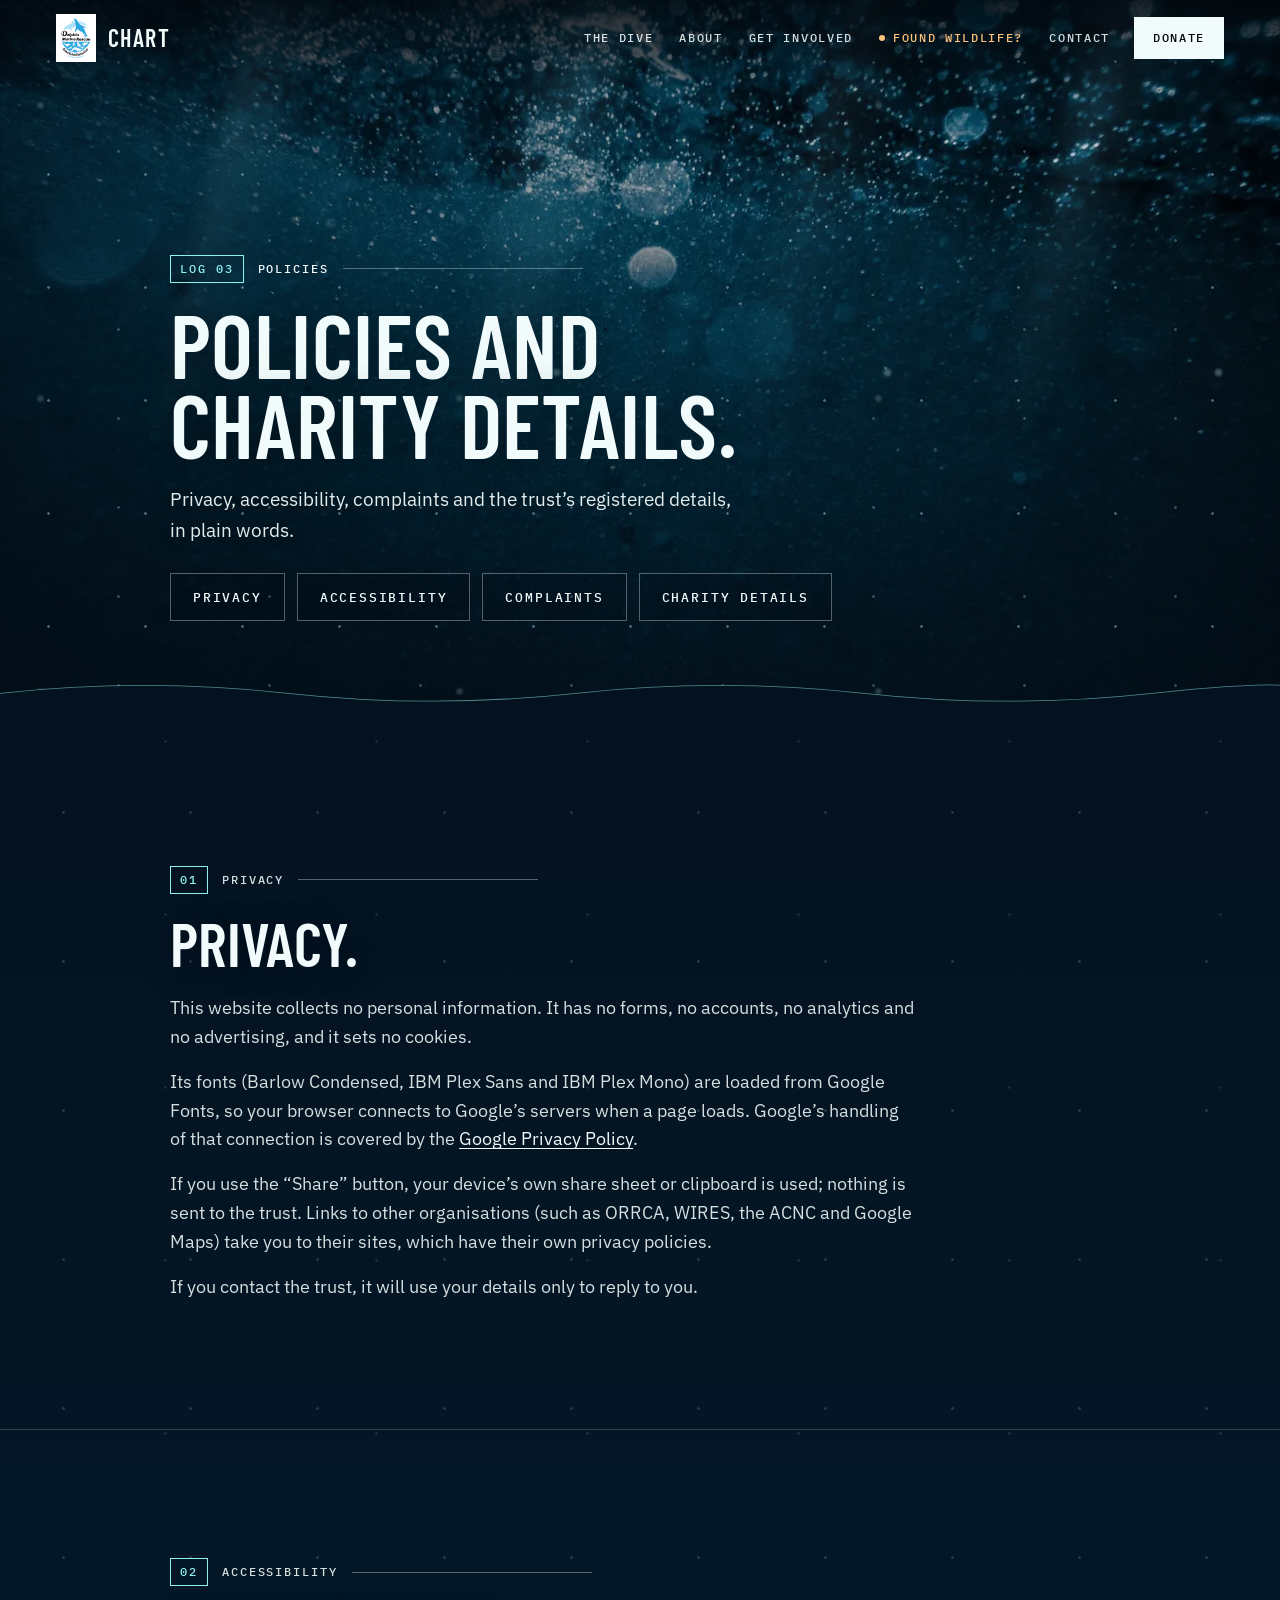
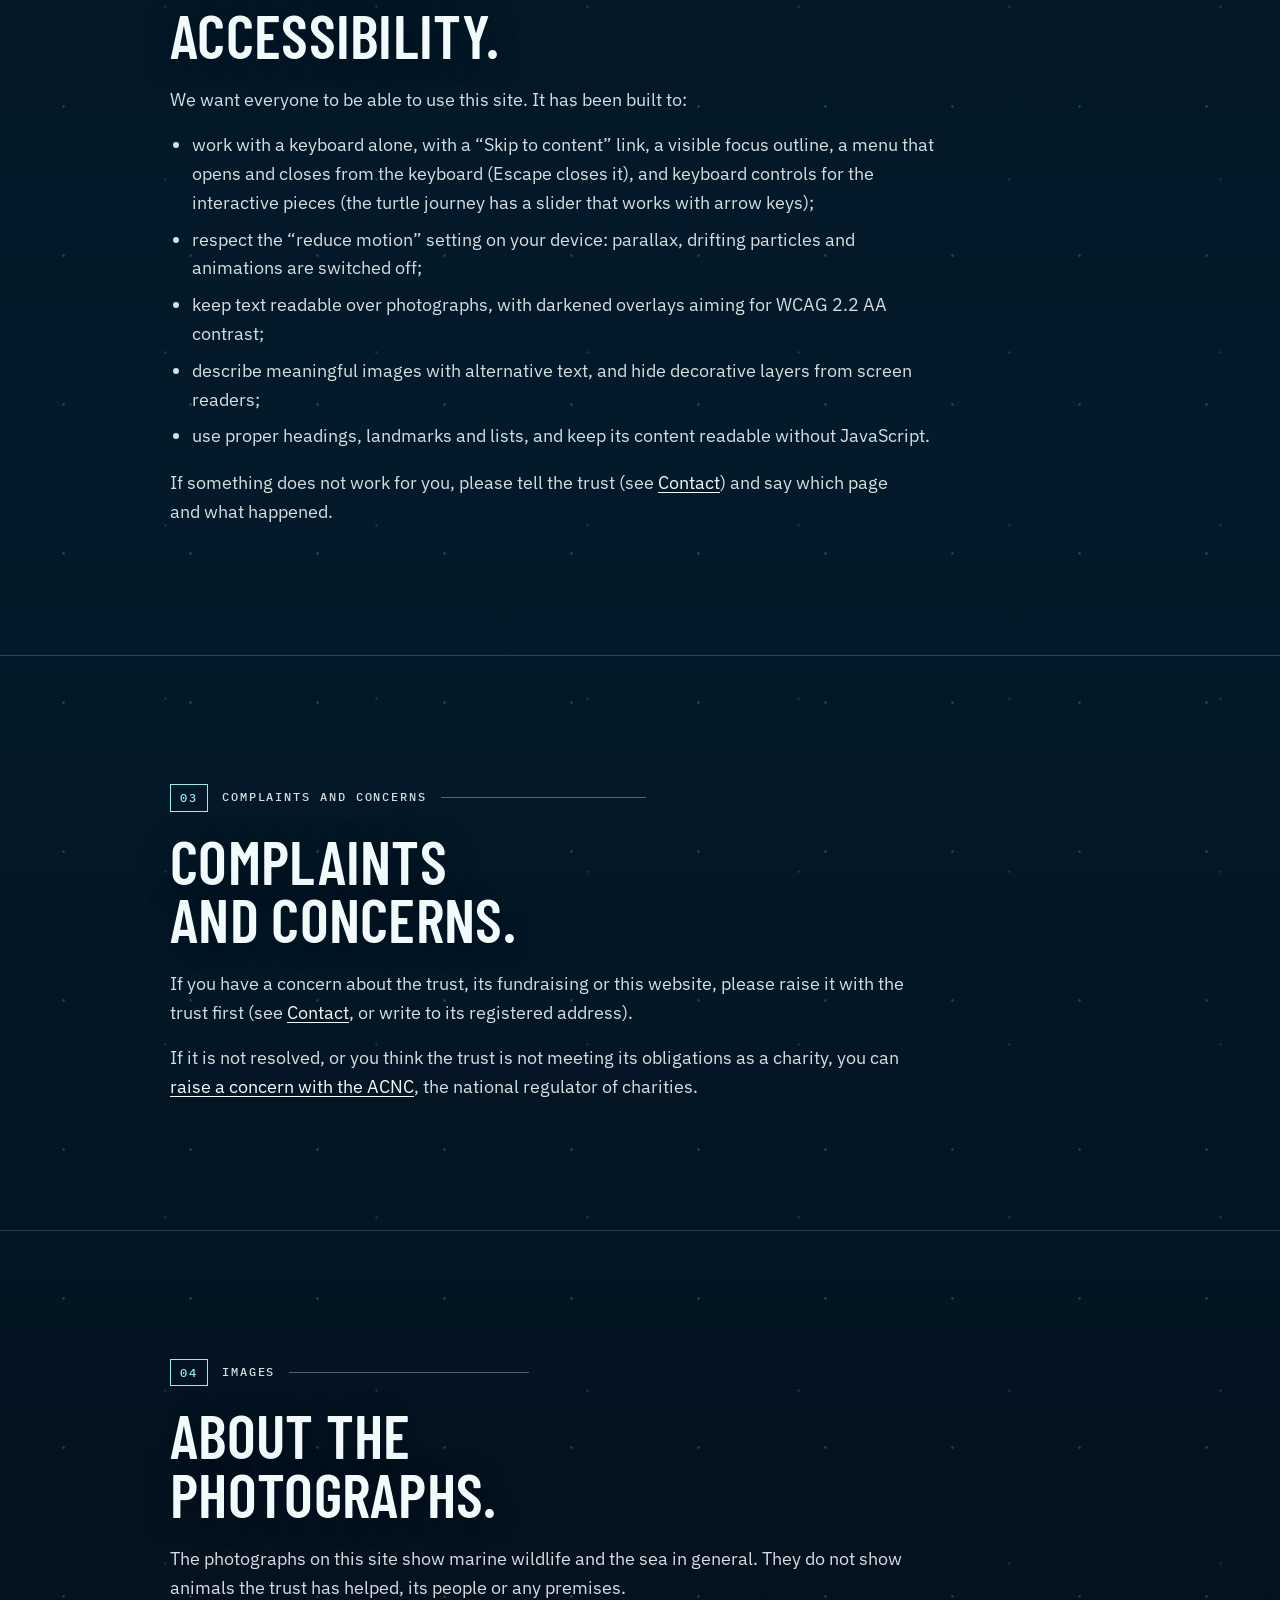
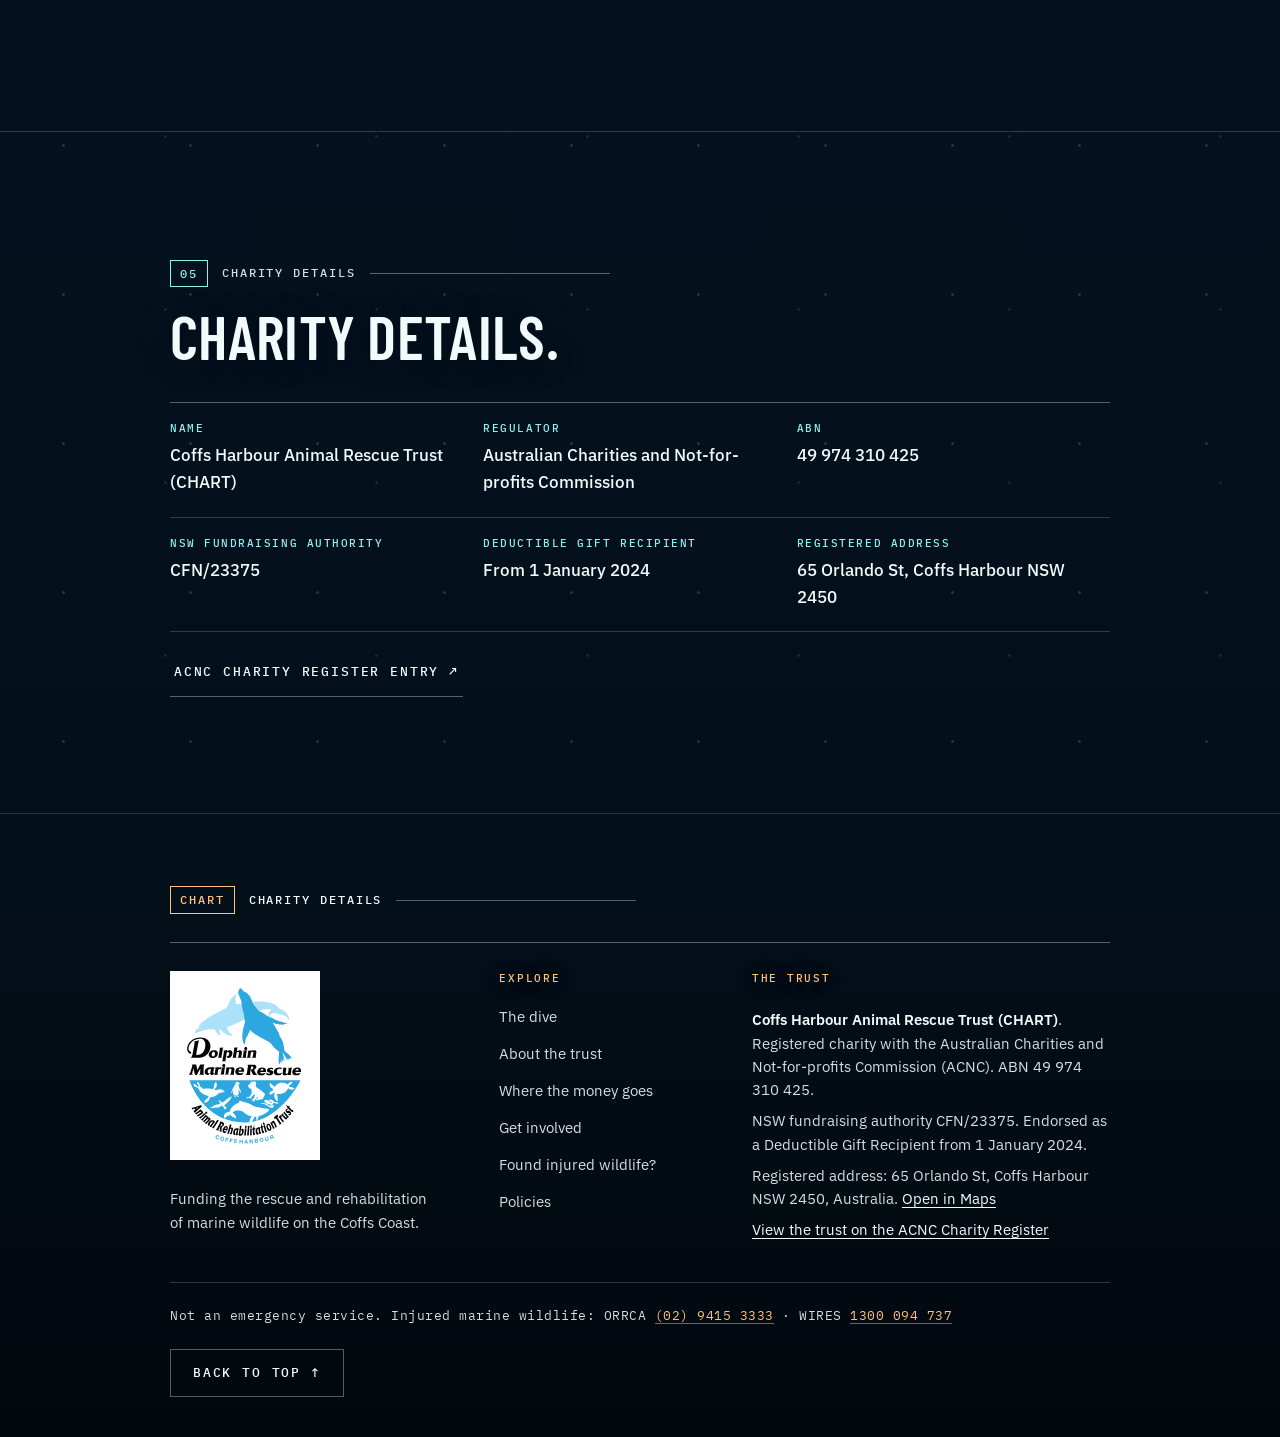
<file: policies.html>
<!doctype html>
<html lang="en-AU">
<head>
<meta charset="utf-8">
<meta name="viewport" content="width=device-width, initial-scale=1, viewport-fit=cover">
<title>Policies · Coffs Harbour Animal Rescue Trust</title>
<meta name="description" content="Privacy, accessibility, complaints and charity details for Coffs Harbour Animal Rescue Trust (CHART), ABN 49 974 310 425.">
<meta name="theme-color" content="#04121C">
<meta property="og:type" content="website">
<meta property="og:site_name" content="Coffs Harbour Animal Rescue Trust">
<meta property="og:locale" content="en_AU">
<meta property="og:title" content="Policies · Coffs Harbour Animal Rescue Trust">
<meta property="og:description" content="Privacy, accessibility, complaints and charity details for Coffs Harbour Animal Rescue Trust (CHART), ABN 49 974 310 425.">
<meta property="og:image" content="https://coffsharbouranimalrescue.com/assets/og-hero-v1.jpg?v=1">
<meta property="og:image:width" content="1800">
<meta property="og:image:height" content="945">
<meta property="og:image:alt" content="Sunrise over the sea from a rocky shore, with the words Coffs Harbour Animal Rescue Trust.">
<meta name="twitter:card" content="summary_large_image">
<meta name="twitter:image" content="https://coffsharbouranimalrescue.com/assets/og-hero-v1.jpg?v=1">
<link rel="icon" href="assets/brand/favicon-64.png" type="image/png">
<link rel="apple-touch-icon" href="assets/brand/apple-touch-icon.png">
<link rel="preconnect" href="https://fonts.googleapis.com"><link rel="preconnect" href="https://fonts.gstatic.com" crossorigin>
<link href="https://fonts.googleapis.com/css2?family=Barlow+Condensed:wght@500;600&amp;family=IBM+Plex+Mono:wght@400;500&amp;family=IBM+Plex+Sans:ital,wght@0,400;0,500;0,600;1,400&amp;display=swap" rel="stylesheet">
<link rel="stylesheet" href="assets/style.css">
<script type="application/ld+json">
{
  "@context": "https://schema.org",
  "@type": "NGO",
  "name": "Coffs Harbour Animal Rescue Trust",
  "alternateName": "CHART",
  "description": "A registered charity on the Coffs Coast of New South Wales that funds the rescue and rehabilitation of marine wildlife.",
  "taxID": "49 974 310 425",
  "identifier": { "@type": "PropertyValue", "propertyID": "ABN", "value": "49 974 310 425" },
  "nonprofitStatus": "Nonprofit",
  "foundingDate": "2012-05-30",
  "areaServed": "Coffs Harbour, New South Wales, Australia",
  "email": "manager@ccws.org.au",
  "telephone": "+61 468 248 207",
  "address": { "@type": "PostalAddress", "streetAddress": "65 Orlando St", "addressLocality": "Coffs Harbour", "addressRegion": "NSW", "postalCode": "2450", "addressCountry": "AU" },
  "sameAs": ["https://www.acnc.gov.au/charity/charities/e25ba069-3aaf-e811-a963-000d3ad24077/profile"]
}
</script>
</head>
<body class="sub">

<a class="skip" href="#main">Skip to content</a>

<header class="bar" data-bar>
  <a class="bar-brand" href="index.html" aria-label="Coffs Harbour Animal Rescue Trust, home">
    <span class="brand-plate brand-plate--sm"><img src="assets/brand/dolphin-marine-rescue-trust-logo.svg" alt="" width="991" height="1302"></span><span class="bar-name">CHART</span>
  </a>
  <nav class="bar-nav" id="site-nav" aria-label="Main" data-nav>
    <ul>
      <li><a href="index.html">The dive</a></li>
      <li><a href="about.html">About</a></li>
      <li><a href="help.html">Get involved</a></li>
      <li><a href="wildlife.html" class="nav-urgent">Found wildlife?</a></li>
      <li><a href="about.html#contact">Contact</a></li>
    </ul>
  </nav>
  <a class="btn btn-solid bar-cta" href="help.html#donate">Donate</a>
  <button class="menu-btn" type="button" aria-expanded="false" aria-controls="site-nav" data-menu><span class="menu-icon" aria-hidden="true"><i></i><i></i></span><span class="menu-label">Menu</span></button>
</header>

<main id="main">
<section class="page-hero" id="top" data-parallax="top" aria-labelledby="page-title">
  <div class="ph-layer ph-bg" data-speed="0.42" aria-hidden="true"><img src="assets/photo/bd-deep-1600.webp" srcset="assets/photo/bd-deep-1600.webp 1600w, assets/photo/bd-deep-2400.webp 2400w" sizes="100vw" data-ai="assets/ai/light-rays.jpg" width="1600" height="1000" alt="" fetchpriority="high" decoding="async"></div>
  <div class="ph-layer rays" data-speed="0.26" aria-hidden="true"><i class="rays-beams"></i></div>
  <div class="ph-layer motes motes-far" data-speed="0.12" aria-hidden="true"></div>
  <div class="ph-layer motes motes-near" data-speed="-0.2" aria-hidden="true"></div>
  <div class="wrap ph-copy" data-speed="0.14" data-fade>
    <p class="eyebrow"><span class="depth">Log 03</span> Policies</p>
    <h1 id="page-title">Policies and charity details.</h1>
    <p class="lede">Privacy, accessibility, complaints and the trust’s registered details, in plain words.</p>
    <p class="ph-ctas"><a class="btn" href="#privacy">Privacy</a><a class="btn" href="#accessibility">Accessibility</a><a class="btn" href="#complaints">Complaints</a><a class="btn" href="#details">Charity details</a></p>
  </div>
  <div class="ph-layer sx-crest" data-speed="-0.4" aria-hidden="true">
    <svg viewBox="0 0 1600 120" preserveAspectRatio="none">
      <path d="M0 40 C120 22 240 22 360 40 S600 58 720 40 960 22 1080 40 1320 58 1440 40 1600 26 1600 26 V120 H0 Z" fill="#041220"/>
      <path d="M0 40 C120 22 240 22 360 40 S600 58 720 40 960 22 1080 40 1320 58 1440 40 1600 26 1600 26" fill="none" stroke="#8FF0F2" stroke-width="1.4" opacity=".55"/>
    </svg>
  </div>
</section>

<div class="page">
<section class="sect prose" id="privacy" aria-labelledby="privacy-title">
  <div class="wrap">
    <p class="eyebrow"><span class="depth">01</span> Privacy</p>
    <h2 id="privacy-title">Privacy.</h2>
    <p>This website collects no personal information. It has no forms, no accounts, no analytics and no advertising, and it sets no cookies.</p>
    <p>Its fonts (Barlow Condensed, IBM Plex Sans and IBM Plex Mono) are loaded from Google Fonts, so your browser connects to Google’s servers when a page loads. Google’s handling of that connection is covered by the <a href="https://policies.google.com/privacy" target="_blank" rel="noopener">Google Privacy Policy</a>.</p>
    <p>If you use the “Share” button, your device’s own share sheet or clipboard is used; nothing is sent to the trust. Links to other organisations (such as ORRCA, WIRES, the ACNC and Google Maps) take you to their sites, which have their own privacy policies.</p>
    <p>If you contact the trust, it will use your details only to reply to you.</p>
  </div>
</section>

<section class="sect prose" id="accessibility" aria-labelledby="a11y-title">
  <div class="wrap">
    <p class="eyebrow"><span class="depth">02</span> Accessibility</p>
    <h2 id="a11y-title">Accessibility.</h2>
    <p>We want everyone to be able to use this site. It has been built to:</p>
    <ul>
      <li>work with a keyboard alone, with a “Skip to content” link, a visible focus outline, a menu that opens and closes from the keyboard (Escape closes it), and keyboard controls for the interactive pieces (the turtle journey has a slider that works with arrow keys);</li>
      <li>respect the “reduce motion” setting on your device: parallax, drifting particles and animations are switched off;</li>
      <li>keep text readable over photographs, with darkened overlays aiming for WCAG 2.2 AA contrast;</li>
      <li>describe meaningful images with alternative text, and hide decorative layers from screen readers;</li>
      <li>use proper headings, landmarks and lists, and keep its content readable without JavaScript.</li>
    </ul>
    <p>If something does not work for you, please tell the trust (see <a href="about.html#contact">Contact</a>) and say which page and what happened.</p>
  </div>
</section>

<section class="sect prose" id="complaints" aria-labelledby="complaints-title">
  <div class="wrap">
    <p class="eyebrow"><span class="depth">03</span> Complaints and concerns</p>
    <h2 id="complaints-title">Complaints and concerns.</h2>
    <p>If you have a concern about the trust, its fundraising or this website, please raise it with the trust first (see <a href="about.html#contact">Contact</a>, or write to its registered address).</p>
    <p>If it is not resolved, or you think the trust is not meeting its obligations as a charity, you can <a href="https://www.acnc.gov.au/raise-concern" target="_blank" rel="noopener">raise a concern with the ACNC</a>, the national regulator of charities.</p>
  </div>
</section>

<section class="sect prose" id="images" aria-labelledby="images-title">
  <div class="wrap">
    <p class="eyebrow"><span class="depth">04</span> Images</p>
    <h2 id="images-title">About the photographs.</h2>
    <p>The photographs on this site show marine wildlife and the sea in general. They do not show animals the trust has helped, its people or any premises.</p>
  </div>
</section>

<section class="sect prose" id="details" aria-labelledby="details-title">
  <div class="wrap">
    <p class="eyebrow"><span class="depth">05</span> Charity details</p>
    <h2 id="details-title">Charity details.</h2>
    <dl class="readout">
      <div><dt>Name</dt><dd>Coffs Harbour Animal Rescue Trust (CHART)</dd></div>
      <div><dt>Regulator</dt><dd>Australian Charities and Not-for-profits Commission</dd></div>
      <div><dt>ABN</dt><dd>49 974 310 425</dd></div>
      <div><dt>NSW fundraising authority</dt><dd>CFN/23375</dd></div>
      <div><dt>Deductible Gift Recipient</dt><dd>From 1 January 2024</dd></div>
      <div><dt>Registered address</dt><dd>65 Orlando St, Coffs Harbour NSW 2450</dd></div>
    </dl>
    <p><a class="text-link" href="https://www.acnc.gov.au/charity/charities/e25ba069-3aaf-e811-a963-000d3ad24077/profile" target="_blank" rel="noopener">ACNC Charity Register entry <span aria-hidden="true">↗</span></a></p>
  </div>
</section>
</div>
</main>

<footer class="floor" id="floor">
  <div class="floor-inner">
    <p class="eyebrow"><span class="depth">CHART</span> Charity details</p>
    <div class="floor-grid">
      <div class="floor-brand">
        <span class="brand-plate brand-plate--lg"><img src="assets/brand/dolphin-marine-rescue-trust-logo.svg" alt="Logo of Coffs Harbour Animal Rescue Trust (CHART), under its trading name Dolphin Marine Rescue Animal Rehabilitation Trust, Coffs Harbour" width="991" height="1302" loading="lazy"></span>
        <p>Funding the rescue and rehabilitation of marine wildlife on the Coffs Coast.</p>
      </div>
      <nav class="floor-nav" aria-label="Footer">
        <h2 class="floor-h">Explore</h2>
        <ul>
          <li><a href="index.html">The dive</a></li>
          <li><a href="about.html">About the trust</a></li>
          <li><a href="about.html#money">Where the money goes</a></li>
          <li><a href="help.html">Get involved</a></li>
          <li><a href="wildlife.html">Found injured wildlife?</a></li>
          <li><a href="policies.html">Policies</a></li>
        </ul>
      </nav>
      <div class="floor-legal">
        <h2 class="floor-h">The trust</h2>
        <p><strong>Coffs Harbour Animal Rescue Trust (CHART)</strong>. Registered charity with the Australian Charities and Not-for-profits Commission (ACNC). ABN 49 974 310 425.</p>
        <p>NSW fundraising authority CFN/23375. Endorsed as a Deductible Gift Recipient from 1 January 2024.</p>
        <p>Registered address: 65 Orlando St, Coffs Harbour NSW 2450, Australia. <a href="https://www.google.com/maps/search/?api=1&amp;query=65%20Orlando%20St%2C%20Coffs%20Harbour%20NSW%202450" target="_blank" rel="noopener">Open in Maps</a></p>
        <p><a href="https://www.acnc.gov.au/charity/charities/e25ba069-3aaf-e811-a963-000d3ad24077/profile" target="_blank" rel="noopener">View the trust on the ACNC Charity Register</a></p>
      </div>
    </div>
    <div class="floor-base">
      <p class="floor-urgent">Not an emergency service. Injured marine wildlife: ORRCA <a href="tel:+61294153333">(02) 9415 3333</a> · WIRES <a href="tel:1300094737">1300 094 737</a></p>
      <a class="btn btn-line surface-btn" href="#top" data-surface>Back to top <span aria-hidden="true">↑</span></a>
    </div>
  </div>
</footer>

<script src="assets/ai-ready.js"></script>
<script src="assets/app.js" defer></script>
</body>
</html>
</file>
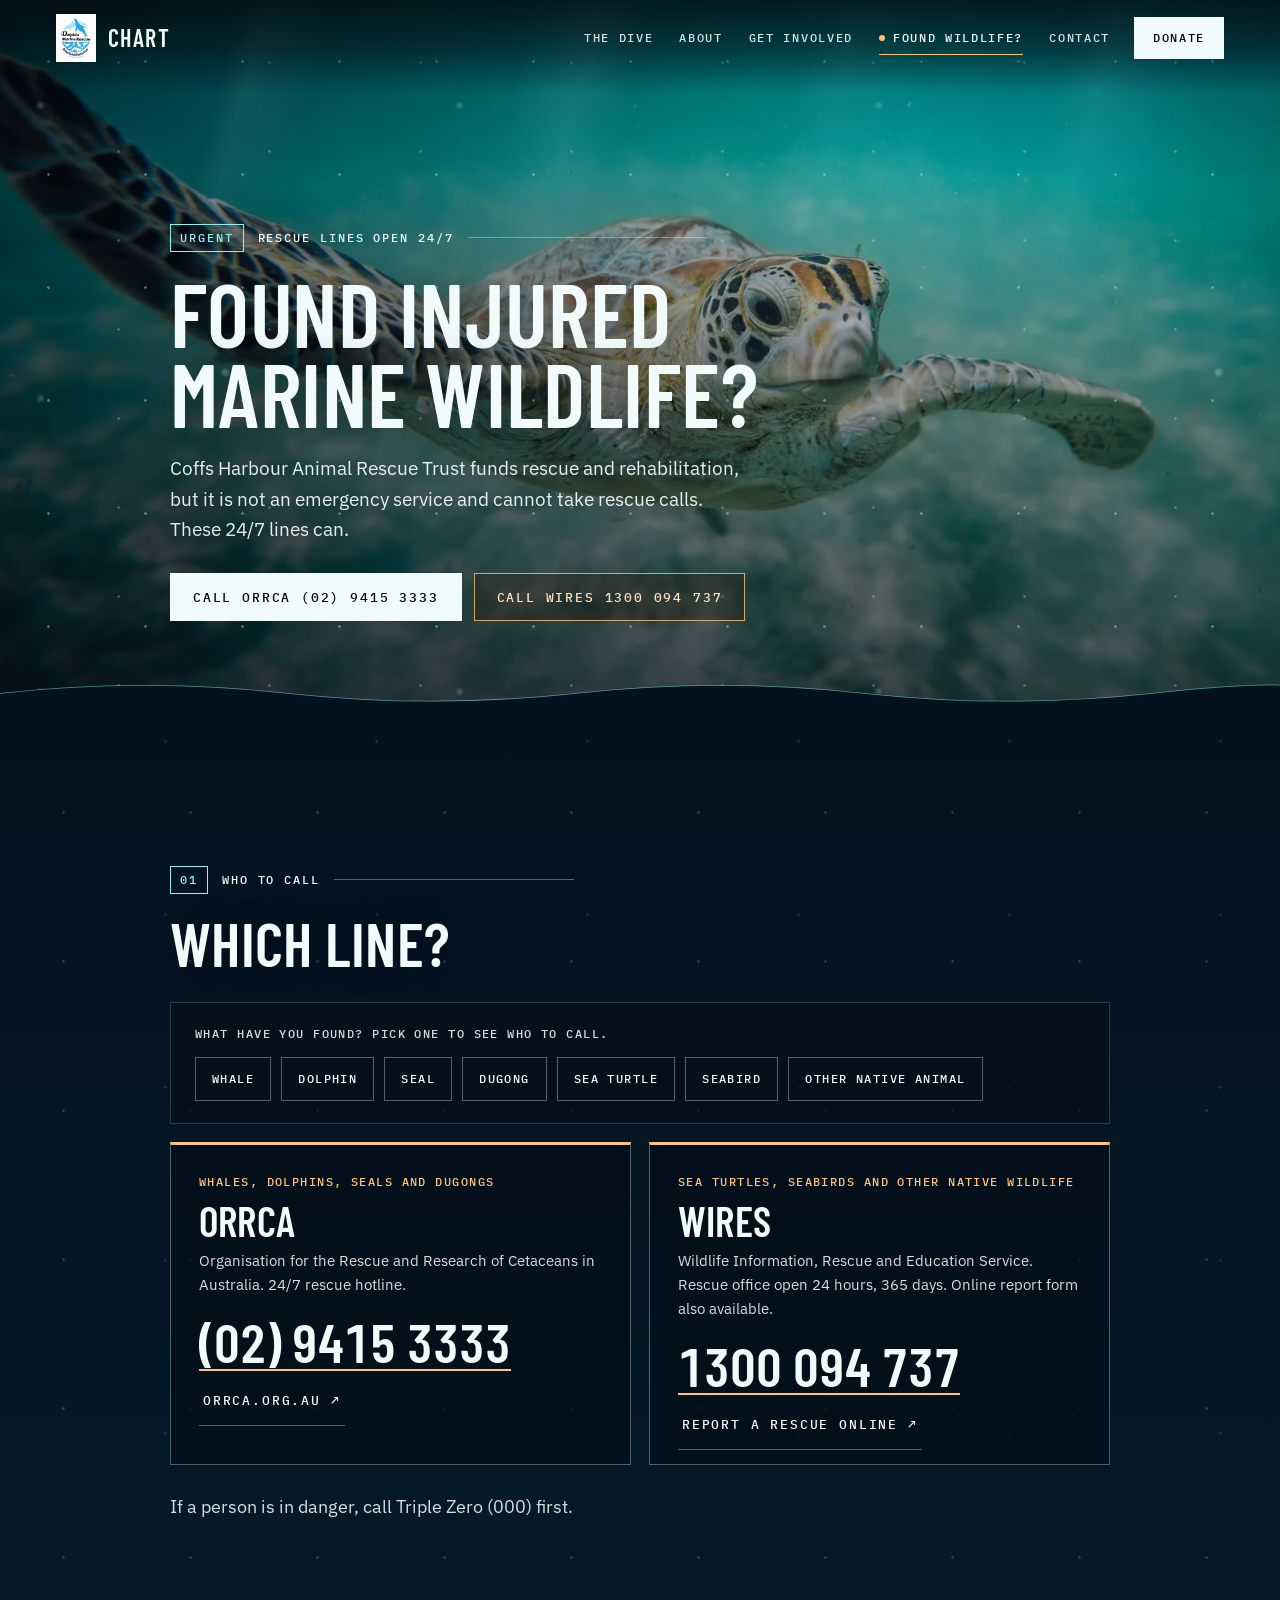
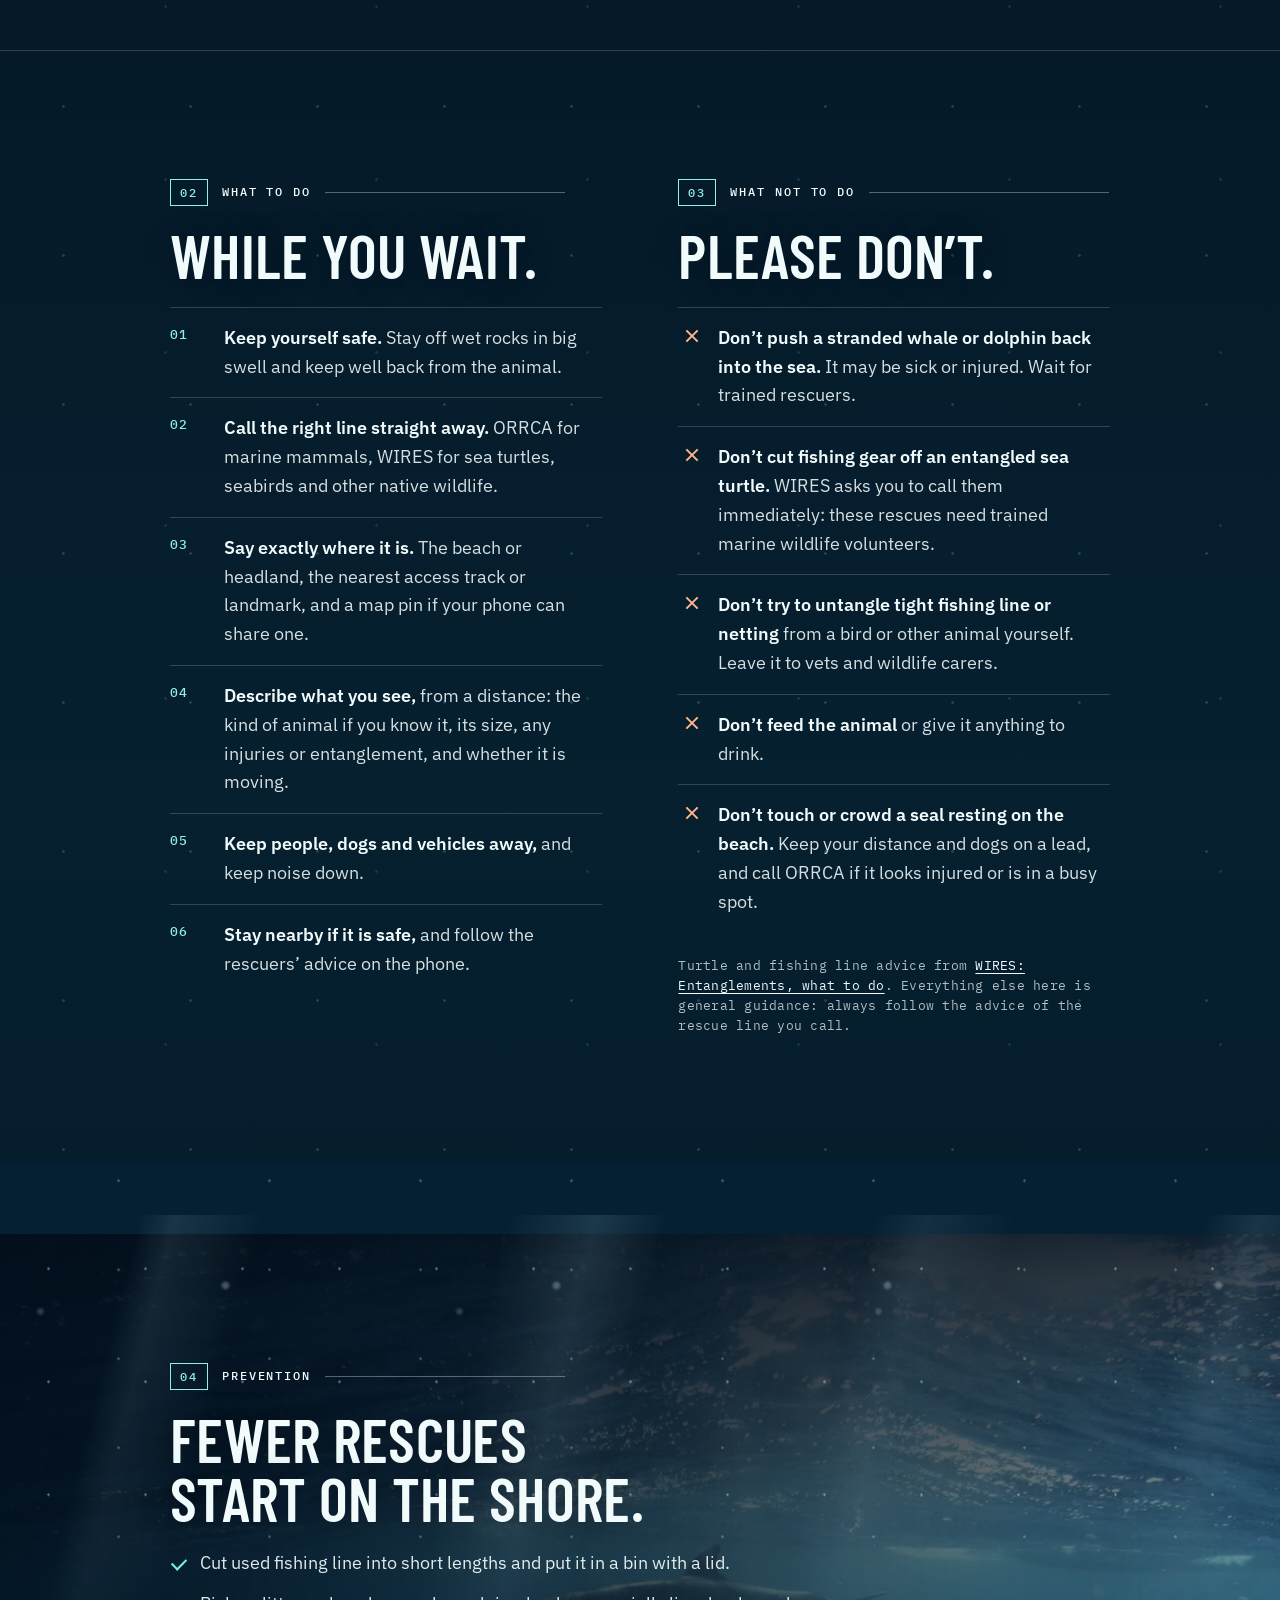
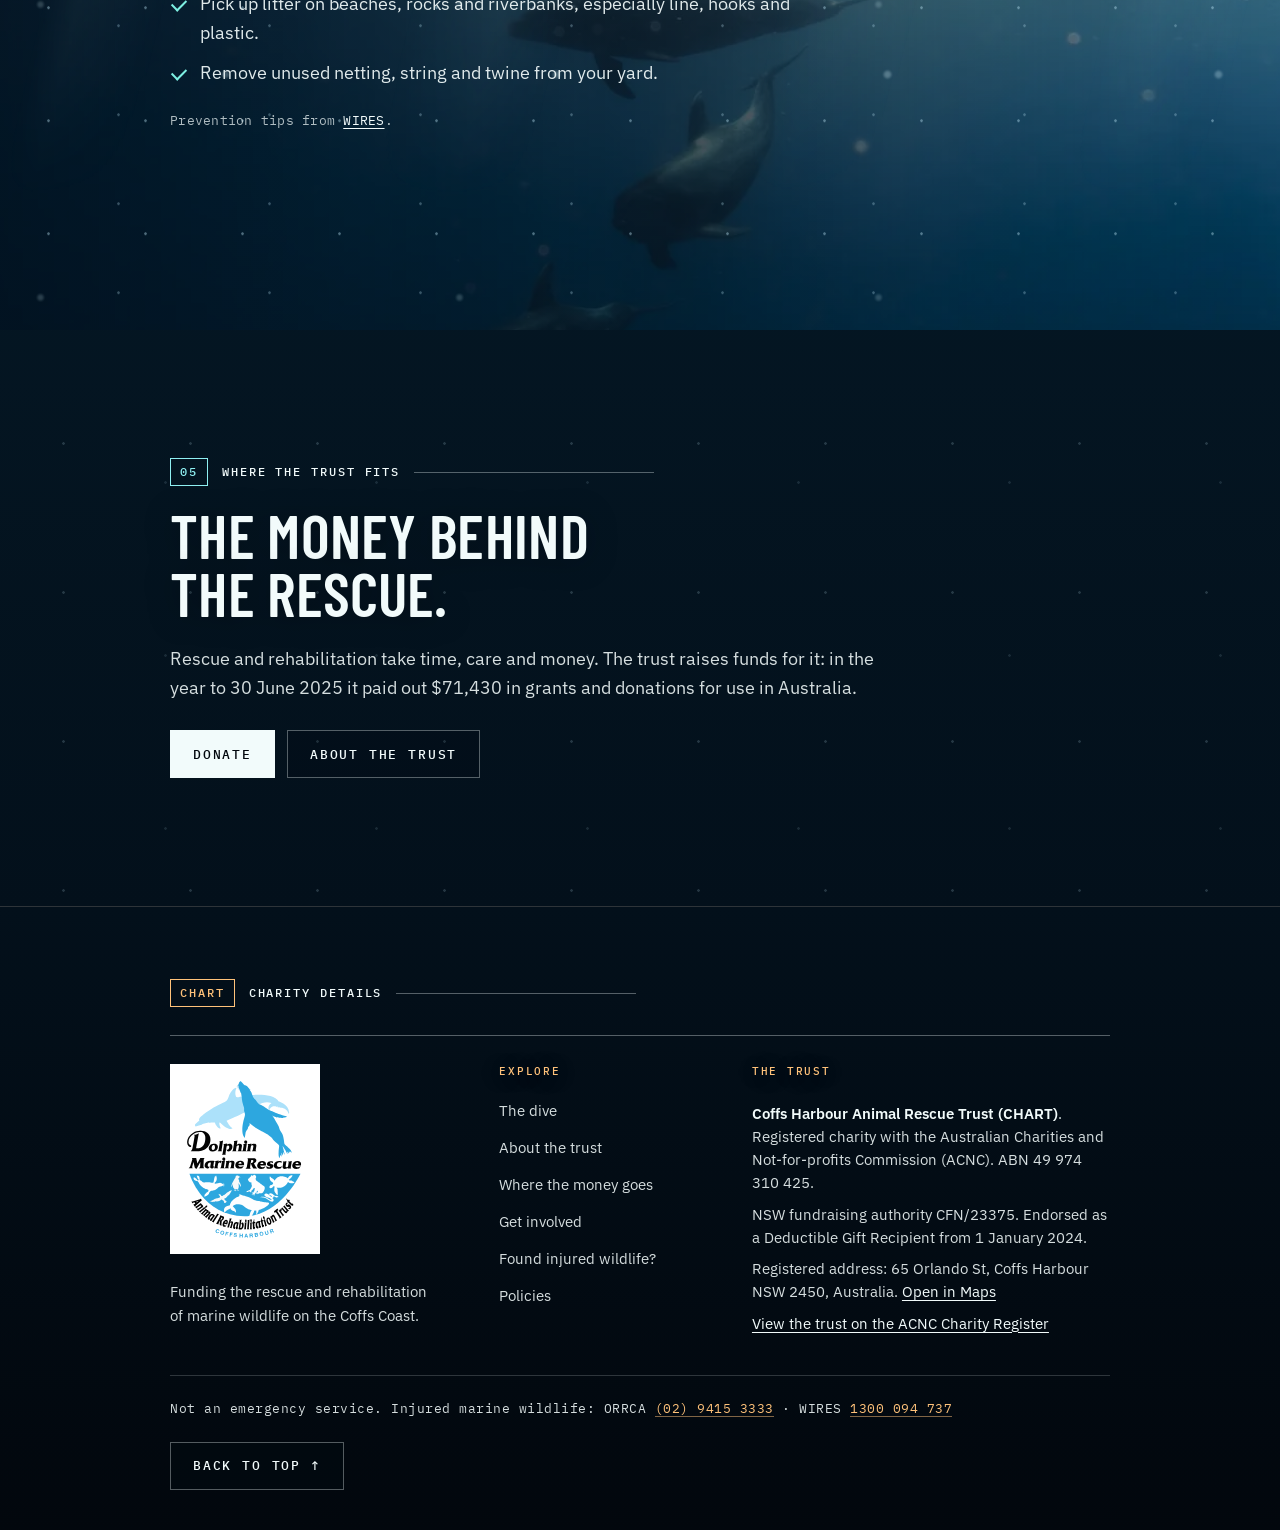
<file: wildlife.html>
<!doctype html>
<html lang="en-AU">
<head>
<meta charset="utf-8">
<meta name="viewport" content="width=device-width, initial-scale=1, viewport-fit=cover">
<title>Found injured marine wildlife? · Coffs Harbour Animal Rescue Trust</title>
<meta name="description" content="Found a stranded or injured whale, dolphin, seal, sea turtle or seabird near Coffs Harbour? Call ORRCA (02) 9415 3333 or WIRES 1300 094 737, both 24/7.">
<meta name="theme-color" content="#04121C">
<meta property="og:type" content="website">
<meta property="og:site_name" content="Coffs Harbour Animal Rescue Trust">
<meta property="og:locale" content="en_AU">
<meta property="og:title" content="Found injured marine wildlife? · Coffs Harbour Animal Rescue Trust">
<meta property="og:description" content="Found a stranded or injured whale, dolphin, seal, sea turtle or seabird near Coffs Harbour? Call ORRCA (02) 9415 3333 or WIRES 1300 094 737, both 24/7.">
<meta property="og:image" content="https://coffsharbouranimalrescue.com/assets/og-hero-v1.jpg?v=1">
<meta property="og:image:width" content="1800">
<meta property="og:image:height" content="945">
<meta property="og:image:alt" content="Sunrise over the sea from a rocky shore, with the words Coffs Harbour Animal Rescue Trust.">
<meta name="twitter:card" content="summary_large_image">
<meta name="twitter:image" content="https://coffsharbouranimalrescue.com/assets/og-hero-v1.jpg?v=1">
<link rel="icon" href="assets/brand/favicon-64.png" type="image/png">
<link rel="apple-touch-icon" href="assets/brand/apple-touch-icon.png">
<link rel="preconnect" href="https://fonts.googleapis.com"><link rel="preconnect" href="https://fonts.gstatic.com" crossorigin>
<link href="https://fonts.googleapis.com/css2?family=Barlow+Condensed:wght@500;600&amp;family=IBM+Plex+Mono:wght@400;500&amp;family=IBM+Plex+Sans:ital,wght@0,400;0,500;0,600;1,400&amp;display=swap" rel="stylesheet">
<link rel="stylesheet" href="assets/style.css">
<script type="application/ld+json">
{
  "@context": "https://schema.org",
  "@type": "NGO",
  "name": "Coffs Harbour Animal Rescue Trust",
  "alternateName": "CHART",
  "description": "A registered charity on the Coffs Coast of New South Wales that funds the rescue and rehabilitation of marine wildlife.",
  "taxID": "49 974 310 425",
  "identifier": { "@type": "PropertyValue", "propertyID": "ABN", "value": "49 974 310 425" },
  "nonprofitStatus": "Nonprofit",
  "foundingDate": "2012-05-30",
  "areaServed": "Coffs Harbour, New South Wales, Australia",
  "email": "manager@ccws.org.au",
  "telephone": "+61 468 248 207",
  "address": { "@type": "PostalAddress", "streetAddress": "65 Orlando St", "addressLocality": "Coffs Harbour", "addressRegion": "NSW", "postalCode": "2450", "addressCountry": "AU" },
  "sameAs": ["https://www.acnc.gov.au/charity/charities/e25ba069-3aaf-e811-a963-000d3ad24077/profile"]
}
</script>
</head>
<body class="sub wild">

<a class="skip" href="#main">Skip to content</a>

<header class="bar" data-bar>
  <a class="bar-brand" href="index.html" aria-label="Coffs Harbour Animal Rescue Trust, home">
    <span class="brand-plate brand-plate--sm"><img src="assets/brand/dolphin-marine-rescue-trust-logo.svg" alt="" width="991" height="1302"></span><span class="bar-name">CHART</span>
  </a>
  <nav class="bar-nav" id="site-nav" aria-label="Main" data-nav>
    <ul>
      <li><a href="index.html">The dive</a></li>
      <li><a href="about.html">About</a></li>
      <li><a href="help.html">Get involved</a></li>
      <li><a href="wildlife.html" class="nav-urgent" aria-current="page">Found wildlife?</a></li>
      <li><a href="about.html#contact">Contact</a></li>
    </ul>
  </nav>
  <a class="btn btn-solid bar-cta" href="help.html#donate">Donate</a>
  <button class="menu-btn" type="button" aria-expanded="false" aria-controls="site-nav" data-menu><span class="menu-icon" aria-hidden="true"><i></i><i></i></span><span class="menu-label">Menu</span></button>
</header>

<main id="main">
<section class="page-hero" id="top" data-parallax="top" aria-labelledby="page-title">
  <div class="ph-layer ph-bg" data-speed="0.42" aria-hidden="true"><img src="assets/photo/bd-shallows-1600.webp" srcset="assets/photo/bd-shallows-1600.webp 1600w, assets/photo/bd-shallows-2400.webp 2400w" sizes="100vw" data-ai="assets/ai/turtle-reef.jpg" width="1600" height="1000" alt="" fetchpriority="high" decoding="async"></div>
  <div class="ph-layer rays" data-speed="0.26" aria-hidden="true"><i class="rays-beams"></i></div>
  <div class="ph-layer motes motes-far" data-speed="0.12" aria-hidden="true"></div>
  <div class="ph-layer motes motes-near" data-speed="-0.2" aria-hidden="true"></div>
  <div class="wrap ph-copy" data-speed="0.14" data-fade>
    <p class="eyebrow"><span class="depth">Urgent</span> Rescue lines open 24/7</p>
    <h1 id="page-title">Found injured marine wildlife?</h1>
    <p class="lede">Coffs Harbour Animal Rescue Trust funds rescue and rehabilitation, but it is not an emergency service and cannot take rescue calls. These 24/7 lines can.</p>
    <p class="ph-ctas"><a class="btn btn-solid" href="tel:+61294153333">Call ORRCA (02) 9415 3333</a><a class="btn btn-sun" href="tel:1300094737">Call WIRES 1300 094 737</a></p>
  </div>
  <div class="ph-layer sx-crest" data-speed="-0.4" aria-hidden="true">
    <svg viewBox="0 0 1600 120" preserveAspectRatio="none">
      <path d="M0 40 C120 22 240 22 360 40 S600 58 720 40 960 22 1080 40 1320 58 1440 40 1600 26 1600 26 V120 H0 Z" fill="#041220"/>
      <path d="M0 40 C120 22 240 22 360 40 S600 58 720 40 960 22 1080 40 1320 58 1440 40 1600 26 1600 26" fill="none" stroke="#8FF0F2" stroke-width="1.4" opacity=".55"/>
    </svg>
  </div>
</section>

<div class="page">
<section class="sect" id="lines" aria-labelledby="lines-title">
  <div class="wrap">
    <p class="eyebrow"><span class="depth">01</span> Who to call</p>
    <h2 id="lines-title">Which line?</h2>
    <div class="triage" data-triage>
      <p class="triage-q" id="triage-q">What have you found? Pick one to see who to call.</p>
      <div class="triage-chips" role="group" aria-labelledby="triage-q">
        <button type="button" data-line="orrca" aria-pressed="false">Whale</button>
        <button type="button" data-line="orrca" aria-pressed="false">Dolphin</button>
        <button type="button" data-line="orrca" aria-pressed="false">Seal</button>
        <button type="button" data-line="orrca" aria-pressed="false">Dugong</button>
        <button type="button" data-line="wires" aria-pressed="false">Sea turtle</button>
        <button type="button" data-line="wires" aria-pressed="false">Seabird</button>
        <button type="button" data-line="wires" aria-pressed="false">Other native animal</button>
      </div>
      <p class="sr-only" aria-live="polite" data-triage-live></p>
    </div>
    <div class="lines">
      <article class="line-card" data-card="orrca">
        <p class="line-for">Whales, dolphins, seals and dugongs</p>
        <h3>ORRCA</h3>
        <p class="line-sub">Organisation for the Rescue and Research of Cetaceans in Australia. 24/7 rescue hotline.</p>
        <a class="line-num" href="tel:+61294153333">(02) 9415 3333</a>
        <p><a class="text-link" href="https://www.orrca.org.au/pages/hotline" target="_blank" rel="noopener">orrca.org.au <span aria-hidden="true">↗</span></a></p>
      </article>
      <article class="line-card" data-card="wires">
        <p class="line-for">Sea turtles, seabirds and other native wildlife</p>
        <h3>WIRES</h3>
        <p class="line-sub">Wildlife Information, Rescue and Education Service. Rescue office open 24 hours, 365 days. Online report form also available.</p>
        <a class="line-num" href="tel:1300094737">1300 094 737</a>
        <p><a class="text-link" href="https://www.wires.org.au/report-a-rescue" target="_blank" rel="noopener">Report a rescue online <span aria-hidden="true">↗</span></a></p>
      </article>
    </div>
    <p class="body narrow">If a person is in danger, call Triple Zero (000) first.</p>
  </div>
</section>

<section class="sect" id="do" aria-labelledby="do-title">
  <div class="wrap two-col even">
    <div>
      <p class="eyebrow"><span class="depth">02</span> What to do</p>
      <h2 id="do-title">While you wait.</h2>
      <ol class="steps">
        <li><b>Keep yourself safe.</b> Stay off wet rocks in big swell and keep well back from the animal.</li>
        <li><b>Call the right line straight away.</b> ORRCA for marine mammals, WIRES for sea turtles, seabirds and other native wildlife.</li>
        <li><b>Say exactly where it is.</b> The beach or headland, the nearest access track or landmark, and a map pin if your phone can share one.</li>
        <li><b>Describe what you see,</b> from a distance: the kind of animal if you know it, its size, any injuries or entanglement, and whether it is moving.</li>
        <li><b>Keep people, dogs and vehicles away,</b> and keep noise down.</li>
        <li><b>Stay nearby if it is safe,</b> and follow the rescuers’ advice on the phone.</li>
      </ol>
    </div>
    <div>
      <p class="eyebrow"><span class="depth">03</span> What not to do</p>
      <h2 id="dont-title">Please don’t.</h2>
      <ul class="donts">
        <li><b>Don’t push a stranded whale or dolphin back into the sea.</b> It may be sick or injured. Wait for trained rescuers.</li>
        <li><b>Don’t cut fishing gear off an entangled sea turtle.</b> WIRES asks you to call them immediately: these rescues need trained marine wildlife volunteers.</li>
        <li><b>Don’t try to untangle tight fishing line or netting</b> from a bird or other animal yourself. Leave it to vets and wildlife carers.</li>
        <li><b>Don’t feed the animal</b> or give it anything to drink.</li>
        <li><b>Don’t touch or crowd a seal resting on the beach.</b> Keep your distance and dogs on a lead, and call ORRCA if it looks injured or is in a busy spot.</li>
      </ul>
      <p class="src">Turtle and fishing line advice from <a href="https://www.wires.org.au/wires-news/entanglements-what-to-do-if-wildlife-gets-trapped" target="_blank" rel="noopener">WIRES: Entanglements, what to do</a>. Everything else here is general guidance: always follow the advice of the rescue line you call.</p>
    </div>
  </div>
</section>

<section class="band" data-parallax aria-labelledby="prevent-title">
  <div class="band-bg" data-speed="0.3" aria-hidden="true"><img src="assets/photo/bd-openblue-1600.webp" srcset="assets/photo/bd-openblue-1600.webp 1600w, assets/photo/bd-openblue-2400.webp 2400w" sizes="100vw" data-ai="assets/ai/dolphins.jpg" width="1600" height="1000" alt="" loading="lazy" decoding="async"></div>
  <div class="rays" data-speed="0.16" aria-hidden="true"><i class="rays-beams"></i></div>
  <div class="motes motes-far" data-speed="0.06" aria-hidden="true"></div>
  <div class="motes motes-near" data-speed="-0.28" aria-hidden="true"></div>
  <div class="wrap band-copy">
    <p class="eyebrow"><span class="depth">04</span> Prevention</p>
    <h2 id="prevent-title">Fewer rescues start on the shore.</h2>
    <ul class="ticks">
      <li>Cut used fishing line into short lengths and put it in a bin with a lid.</li>
      <li>Pick up litter on beaches, rocks and riverbanks, especially line, hooks and plastic.</li>
      <li>Remove unused netting, string and twine from your yard.</li>
    </ul>
    <p class="src">Prevention tips from <a href="https://www.wires.org.au/wires-news/entanglements-what-to-do-if-wildlife-gets-trapped" target="_blank" rel="noopener">WIRES</a>.</p>
  </div>
</section>

<section class="sect" id="trust-role" aria-labelledby="role-title">
  <div class="wrap">
    <div>
      <p class="eyebrow"><span class="depth">05</span> Where the trust fits</p>
      <h2 id="role-title">The money behind the rescue.</h2>
      <p class="body">Rescue and rehabilitation take time, care and money. The trust raises funds for it: in the year to 30 June 2025 it paid out $71,430 in grants and donations for use in Australia.</p>
      <p class="ph-ctas"><a class="btn btn-solid" href="help.html#donate">Donate</a><a class="btn" href="about.html">About the trust</a></p>
    </div>
  </div>
</section>
</div>
</main>

<footer class="floor" id="floor">
  <div class="floor-inner">
    <p class="eyebrow"><span class="depth">CHART</span> Charity details</p>
    <div class="floor-grid">
      <div class="floor-brand">
        <span class="brand-plate brand-plate--lg"><img src="assets/brand/dolphin-marine-rescue-trust-logo.svg" alt="Logo of Coffs Harbour Animal Rescue Trust (CHART), under its trading name Dolphin Marine Rescue Animal Rehabilitation Trust, Coffs Harbour" width="991" height="1302" loading="lazy"></span>
        <p>Funding the rescue and rehabilitation of marine wildlife on the Coffs Coast.</p>
      </div>
      <nav class="floor-nav" aria-label="Footer">
        <h2 class="floor-h">Explore</h2>
        <ul>
          <li><a href="index.html">The dive</a></li>
          <li><a href="about.html">About the trust</a></li>
          <li><a href="about.html#money">Where the money goes</a></li>
          <li><a href="help.html">Get involved</a></li>
          <li><a href="wildlife.html">Found injured wildlife?</a></li>
          <li><a href="policies.html">Policies</a></li>
        </ul>
      </nav>
      <div class="floor-legal">
        <h2 class="floor-h">The trust</h2>
        <p><strong>Coffs Harbour Animal Rescue Trust (CHART)</strong>. Registered charity with the Australian Charities and Not-for-profits Commission (ACNC). ABN 49 974 310 425.</p>
        <p>NSW fundraising authority CFN/23375. Endorsed as a Deductible Gift Recipient from 1 January 2024.</p>
        <p>Registered address: 65 Orlando St, Coffs Harbour NSW 2450, Australia. <a href="https://www.google.com/maps/search/?api=1&amp;query=65%20Orlando%20St%2C%20Coffs%20Harbour%20NSW%202450" target="_blank" rel="noopener">Open in Maps</a></p>
        <p><a href="https://www.acnc.gov.au/charity/charities/e25ba069-3aaf-e811-a963-000d3ad24077/profile" target="_blank" rel="noopener">View the trust on the ACNC Charity Register</a></p>
      </div>
    </div>
    <div class="floor-base">
      <p class="floor-urgent">Not an emergency service. Injured marine wildlife: ORRCA <a href="tel:+61294153333">(02) 9415 3333</a> · WIRES <a href="tel:1300094737">1300 094 737</a></p>
      <a class="btn btn-line surface-btn" href="#top" data-surface>Back to top <span aria-hidden="true">↑</span></a>
    </div>
  </div>
</footer>

<script src="assets/ai-ready.js"></script>
<script src="assets/app.js" defer></script>
</body>
</html>
</file>
<file: assets/style.css>
/* CHART · Back to the blue
   Art direction: a documentary dive. Full-bleed photography behind everything, colour graded by
   depth (warm at the surface, cyan in the shallows, blue, then near-black), with dive-computer
   HUD chrome on top: hairlines, mono readouts, square thin-line buttons. */
:root {
  --ink: #02070D;
  --abyss: #03090F;
  --foam: #F2FBFB;
  --muted: rgba(242, 251, 251, .88);
  --line: rgba(242, 251, 251, .34);
  --hair: rgba(242, 251, 251, .18);
  --sun: #FFC27A;
  --coral: #FFB48A;
  --cyan: #8FF0F2;
  --sky: #A9D8FF;
  --glow: #7DEFE2;
  --accent: var(--cyan);
  --paper: #F7EEDC;
  --display: "Barlow Condensed", "Arial Narrow", "Roboto Condensed", sans-serif;
  --body: "IBM Plex Sans", system-ui, -apple-system, "Segoe UI", sans-serif;
  --mono: "IBM Plex Mono", ui-monospace, "SFMono-Regular", Menlo, monospace;
  --gutter: clamp(16px, 4vw, 56px);
}

* { box-sizing: border-box; }
html { scroll-behavior: smooth; -webkit-text-size-adjust: 100%; background: var(--abyss); overflow-x: clip; }
body {
  margin: 0;
  font-family: var(--body);
  font-size: 18px;
  line-height: 1.6;
  color: var(--foam);
  background: var(--abyss);
  overflow-x: hidden;
  overflow-x: clip;
  -webkit-font-smoothing: antialiased;
}
img, svg { display: block; max-width: 100%; }
h1, h2, h3 { font-family: var(--display); font-weight: 600; line-height: .95; margin: 0; text-transform: uppercase; letter-spacing: .005em; }
p { margin: 0; }
a { color: inherit; }
:focus-visible { outline: 2px solid var(--sun); outline-offset: 3px; }
.sr-only { position: absolute; width: 1px; height: 1px; padding: 0; margin: -1px; overflow: hidden; clip: rect(0 0 0 0); white-space: nowrap; border: 0; }
.skip { position: absolute; left: 16px; top: -60px; z-index: 100; background: var(--foam); color: var(--ink); padding: 10px 16px; font: 500 13px/1 var(--mono); text-transform: uppercase; letter-spacing: .1em; }
.skip:focus { top: 16px; }

.wrap { width: min(1180px, 100% - 2 * var(--gutter)); margin-inline: auto; position: relative; z-index: 2; }

/* ---------- photo backdrop ---------- */
.backdrop { position: fixed; left: 0; top: 0; width: 100%; height: 100vh; height: 100lvh; z-index: 0; overflow: hidden; background: var(--abyss); pointer-events: none; }
.bd { position: absolute; inset: 0; opacity: 0; transition: opacity 1.1s ease; }
.bd.on { opacity: 1; }
.bd picture, .bd img { width: 100%; height: 100%; }
.bd img { object-fit: cover; }
/* grading per depth: each frame carries its own tint so the colour still reads as a dive */
.bd::after { content: ""; position: absolute; inset: 0; }
.bd-surface::after { background: linear-gradient(180deg, rgba(4, 10, 20, .5) 0%, rgba(4, 10, 20, 0) 22%, rgba(30, 12, 0, 0) 40%, rgba(3, 9, 15, .2) 60%, rgba(3, 9, 15, .82) 100%); }
.bd-shallows::after { background: linear-gradient(90deg, rgba(0, 42, 54, .78) 0%, rgba(0, 52, 64, .45) 48%, rgba(0, 60, 70, .12) 100%), linear-gradient(180deg, rgba(0, 30, 40, .35), rgba(0, 30, 40, 0) 30%); }
.bd-reef::after { background: linear-gradient(180deg, rgba(2, 24, 44, .78) 0%, rgba(2, 30, 52, .5) 40%, rgba(2, 24, 44, .62) 100%); }
.bd-openblue::after { background: linear-gradient(180deg, rgba(1, 16, 40, .62) 0%, rgba(1, 18, 44, .32) 45%, rgba(1, 12, 30, .7) 100%); }
.bd-midwater::after { background: radial-gradient(70% 60% at 50% 60%, rgba(1, 8, 26, .7), rgba(1, 6, 20, .88)); }
.bd-deep::after { background: linear-gradient(180deg, rgba(1, 5, 12, .45), rgba(1, 4, 9, .78)); }
.bd-floor::after { background: linear-gradient(180deg, rgba(1, 5, 10, .8) 0%, rgba(1, 6, 12, .35) 45%, rgba(1, 5, 10, .55) 100%); }
/* a fine film grain over every frame, the documentary look */
.bd-grain { position: absolute; inset: -50%; opacity: .07; mix-blend-mode: overlay;
  background-image: url("data:image/svg+xml,%3Csvg xmlns='http://www.w3.org/2000/svg' width='160' height='160'%3E%3Cfilter id='n'%3E%3CfeTurbulence type='fractalNoise' baseFrequency='.9' numOctaves='2' stitchTiles='stitch'/%3E%3C/filter%3E%3Crect width='160' height='160' filter='url(%23n)'/%3E%3C/svg%3E"); }
@media (orientation: portrait) {
  .bd-surface::after { background: linear-gradient(180deg, rgba(4, 10, 20, .5) 0%, rgba(4, 10, 20, 0) 16%, rgba(3, 9, 15, .1) 34%, rgba(3, 9, 15, .62) 52%, rgba(3, 9, 15, .9) 100%); }
}
html:not(.js) .backdrop .bd:not(.bd-surface) { display: none; }
.dive, .floor { position: relative; z-index: 1; }

/* ---------- buttons: square, thin-line, mono labels ---------- */
.btn {
  display: inline-flex; align-items: center; justify-content: center; gap: .8em;
  font: 500 13px/1 var(--mono); letter-spacing: .14em; text-transform: uppercase;
  padding: 16px 22px; min-height: 48px; border-radius: 0;
  text-decoration: none; cursor: pointer;
  color: var(--foam); background: rgba(2, 10, 18, .18); border: 1px solid var(--line);
  transition: background .25s ease, color .25s ease, border-color .25s ease;
}
.btn span { transition: transform .25s ease; }
.btn:hover { background: var(--foam); color: var(--ink); border-color: var(--foam); }
.btn:hover span { transform: translateY(2px); }
.btn-solid { background: var(--foam); color: var(--ink); border-color: var(--foam); }
.btn-solid:hover { background: transparent; color: var(--foam); }
.btn-line { background: rgba(2, 10, 18, .3); }
.btn-glow { color: #D6FFF9; border-color: rgba(125, 239, 226, .7); background: rgba(125, 239, 226, .06); box-shadow: 0 0 22px -8px rgba(125, 239, 226, .6); }
.btn-glow:hover { background: var(--glow); color: #03201F; border-color: var(--glow); }
.text-link { font: 500 13px/1 var(--mono); letter-spacing: .14em; text-transform: uppercase; text-decoration: none; padding: 16px 4px; border-bottom: 1px solid var(--line); }
.text-link:hover { border-bottom-color: var(--foam); }

/* ---------- HUD labels ---------- */
.eyebrow {
  font: 500 12px/1.4 var(--mono); letter-spacing: .16em; text-transform: uppercase;
  color: var(--foam); display: flex; align-items: center; gap: 14px; margin: 0;
}
.eyebrow::after { content: ""; flex: 1; min-width: 24px; max-width: 240px; height: 1px; background: var(--line); }
.eyebrow.glow { color: var(--glow); }
.depth { display: inline-block; padding: 5px 9px 4px; border: 1px solid currentColor; color: var(--accent); font-variant-numeric: tabular-nums; }
h2 { font-size: clamp(2.6rem, 6.4vw, 5.6rem); margin: 22px 0 20px; max-width: 14ch; text-wrap: balance; text-shadow: 0 2px 30px rgba(0, 10, 20, .35); }
.lede { font-size: clamp(1.05rem, 1.5vw, 1.22rem); max-width: 44ch; color: var(--muted); text-shadow: 0 1px 14px rgba(0, 10, 20, .5); }
.hint { font: 500 11px/1 var(--mono); letter-spacing: .16em; text-transform: uppercase; }

/* ---------- header bar ---------- */
.bar {
  position: fixed; z-index: 50; top: 0; left: 0; right: 0;
  display: flex; align-items: center; justify-content: space-between; gap: 24px;
  padding: 14px var(--gutter) 30px;
  background: linear-gradient(180deg, rgba(2, 8, 14, .78) 0%, rgba(2, 8, 14, .45) 55%, rgba(2, 8, 14, 0) 100%);
}
.bar-brand { display: block; flex: none; line-height: 0; }
.bar-brand img { height: 38px; width: 128px; max-width: none; }
.bar-nav { margin-left: auto; }
.bar-nav ul { list-style: none; margin: 0; padding: 0; display: flex; gap: 26px; }
.bar-nav a { display: block; text-decoration: none; font: 500 12px/1 var(--mono); letter-spacing: .14em; text-transform: uppercase; padding: 10px 0; color: var(--muted); border-bottom: 1px solid transparent; white-space: nowrap; }
.bar-nav a:hover { color: var(--foam); border-bottom-color: var(--foam); }
.bar-nav a[aria-current="page"] { color: var(--foam); border-bottom-color: var(--sun); }
.bar-nav .nav-urgent { color: var(--sun); }
.bar-nav .nav-urgent::before { content: ""; display: inline-block; width: 6px; height: 6px; margin: 0 8px 1px 0; border-radius: 50%; background: var(--sun); vertical-align: middle; }
.menu-btn { display: none; align-items: center; gap: 10px; min-height: 42px; padding: 0 12px; background: rgba(2, 10, 18, .4); color: var(--foam); border: 1px solid var(--line); font: 500 11px/1 var(--mono); letter-spacing: .14em; text-transform: uppercase; cursor: pointer; }
.menu-btn:hover { border-color: var(--foam); }
.menu-icon { position: relative; width: 18px; height: 10px; }
.menu-icon i { position: absolute; left: 0; right: 0; height: 1.5px; background: currentColor; transition: transform .25s, top .25s; }
.menu-icon i:first-child { top: 0; } .menu-icon i:last-child { top: 8.5px; }
.menu-btn[aria-expanded="true"] .menu-icon i:first-child { top: 4.25px; transform: rotate(45deg); }
.menu-btn[aria-expanded="true"] .menu-icon i:last-child { top: 4.25px; transform: rotate(-45deg); }
.btn-sun { color: #FFE3BF; border-color: rgba(255, 194, 122, .8); background: rgba(40, 18, 0, .28); }
.btn-sun:hover { background: var(--sun); color: #2A1400; border-color: var(--sun); }
.bar-depth { display: none; font: 500 13px/1 var(--mono); letter-spacing: .08em; color: var(--accent); font-variant-numeric: tabular-nums; padding: 8px 10px; border: 1px solid var(--hair); margin-left: auto; }
.bar-cta { padding: 13px 18px; min-height: 42px; font-size: 12px; }

/* ---------- depth gauge: a dive computer ---------- */
.gauge {
  position: fixed; z-index: 40; right: 22px; top: 50%; transform: translateY(-50%);
  width: 136px; padding: 14px 14px 16px;
  background: rgba(2, 10, 18, .52); backdrop-filter: blur(10px); -webkit-backdrop-filter: blur(10px);
  border: 1px solid var(--hair);
  display: none;
}
.gauge-read { display: grid; grid-template-columns: 1fr auto; align-items: end; margin-bottom: 14px; padding-bottom: 12px; border-bottom: 1px solid var(--hair); }
.gauge-read small { grid-column: 1 / -1; font: 500 9.5px/1 var(--mono); letter-spacing: .2em; text-transform: uppercase; color: var(--muted); margin-bottom: 8px; }
.gauge-read span { font: 500 40px/1 var(--display); color: var(--foam); font-variant-numeric: tabular-nums; letter-spacing: .02em; }
.gauge-read b { font: 500 12px/1.6 var(--mono); color: var(--accent); }
.gauge ol { list-style: none; margin: 0; padding: 0 0 0 18px; display: grid; gap: 3px; }
.gauge a { font: 500 10.5px/1.6 var(--mono); letter-spacing: .12em; text-transform: uppercase; text-decoration: none; color: rgba(242, 251, 251, .62); display: block; padding: 2px 0; transition: color .3s; }
.gauge a.on { color: var(--foam); }
.gauge a.on::before { content: "› "; color: var(--accent); margin-left: -12px; }
.gauge a:hover { color: var(--accent); }
.gauge-track { position: absolute; left: 16px; top: 92px; bottom: 20px; width: 1px; background: repeating-linear-gradient(180deg, var(--line) 0 1px, transparent 1px 8px); }
.gauge-track b { position: absolute; left: -4px; top: 0; width: 9px; height: 9px; background: var(--accent); transform: translateY(var(--p, 0px)) rotate(45deg); }
@media (min-width: 1240px) {
  :root { --gutter: 170px; }
  .gauge { display: block; }
  .bar { padding-left: 56px; padding-right: 56px; }
}

/* ---------- parallax ---------- */
[data-speed] { will-change: transform; }

/* ---------- 0 m · surface ---------- */
.hero {
  --accent: var(--sun);
  position: relative; overflow: hidden; isolation: isolate;
  height: 100vh; height: 100svh; min-height: 620px;
  color: var(--foam);
}
.hero-copy {
  position: absolute; z-index: 5; left: max(var(--gutter), calc((100% - 1180px) / 2)); bottom: clamp(84px, 10vh, 120px);
  width: min(1000px, 100% - 2 * var(--gutter));
}
.kicker { display: flex; align-items: center; gap: 12px; font: 500 12px/1 var(--mono); letter-spacing: .18em; text-transform: uppercase; color: var(--foam); text-shadow: 0 1px 10px rgba(0, 0, 0, .7); }
.rec { width: 8px; height: 8px; border-radius: 50%; background: var(--sun); box-shadow: 0 0 0 4px rgba(255, 194, 122, .2); animation: breathe 2.4s ease-in-out infinite; }
.hero h1 { font-size: clamp(3.2rem, 6.4vw, 6rem); line-height: .88; margin: 18px 0 20px; letter-spacing: -.005em; text-shadow: 0 4px 40px rgba(0, 0, 0, .35); }
.promise { font-size: clamp(1.08rem, 1.6vw, 1.32rem); max-width: 38ch; color: rgba(242, 251, 251, .92); text-shadow: 0 1px 16px rgba(0, 0, 0, .6); }
.promise em { font-style: italic; color: var(--sun); }
.hero-ctas { display: flex; align-items: center; gap: 22px; margin-top: 30px; flex-wrap: wrap; }
.hero-rule {
  position: absolute; z-index: 4; left: max(var(--gutter), calc((100% - 1180px) / 2)); right: max(var(--gutter), calc((100% - 1180px) / 2)); bottom: 26px;
  display: flex; justify-content: space-between; gap: 16px; padding-top: 12px; border-top: 1px solid var(--line);
  font: 500 11px/1 var(--mono); letter-spacing: .16em; text-transform: uppercase; color: var(--muted);
}
.hero-hint { animation: breathe 3s ease-in-out infinite; }
.ripples { position: absolute; inset: 0; z-index: 3; cursor: pointer; }
.ripple { position: absolute; width: 40px; height: 12px; margin: -6px 0 0 -20px; border-radius: 50%; border: 1.5px solid rgba(255, 255, 255, .9); animation: ripple 1.6s ease-out forwards; pointer-events: none; }
.ripple.r2 { animation-delay: .18s; opacity: 0; }
@keyframes ripple { 0% { transform: scale(.2); opacity: 1; } 100% { transform: scale(7); opacity: 0; } }
@keyframes breathe { 50% { opacity: .45; } }
@keyframes wave { from { transform: translateX(0); } to { transform: translateX(-60px); } }

/* ---------- shared zone ---------- */
.zone { position: relative; isolation: isolate; }
.zone .wrap { z-index: 2; }
.head { margin-bottom: 8px; }
.bubbles { position: absolute; inset: 0; pointer-events: none; z-index: 1; overflow: hidden; }
.bubbles i { position: absolute; bottom: -20px; border-radius: 50%; border: 1px solid rgba(242, 251, 251, .5); background: radial-gradient(circle at 35% 30%, rgba(255, 255, 255, .45), transparent 55%); animation: rise linear infinite; }
@keyframes rise { 0% { transform: translate(0, 0); opacity: 0; } 10% { opacity: 1; } 100% { transform: translate(var(--dx, 20px), -110vh); opacity: 0; } }

/* glass is used only where text sits on a busy photo */
.glass { background: rgba(2, 16, 28, .5); backdrop-filter: blur(12px) saturate(1.1); -webkit-backdrop-filter: blur(12px) saturate(1.1); }

/* ---------- 5 m · shallows ---------- */
.shallows { --accent: var(--cyan); padding: 180px 0 200px; min-height: 100vh; display: grid; align-items: center; }
.two { display: grid; grid-template-columns: 1.15fr .85fr; gap: clamp(32px, 6vw, 90px); align-items: center; }
.tags { list-style: none; padding: 0; margin: 40px 0 0; display: grid; grid-template-columns: 1fr 1fr; gap: 0 28px; max-width: 640px; }
.tags li { padding: 16px 0 18px; border-top: 1px solid var(--line); }
.tags b { display: block; font-weight: 600; font-size: 17px; }
.tags span { display: block; font: 400 12px/1.5 var(--mono); color: var(--muted); margin-top: 4px; }

.bottle { margin: 0; position: relative; display: grid; justify-items: center; min-height: 360px; align-content: center; }
.bottle-btn { background: none; border: 0; color: var(--foam); cursor: pointer; display: grid; justify-items: center; gap: 10px; padding: 10px; }
.bottle-art { width: min(380px, 78vw); overflow: visible; filter: drop-shadow(0 4px 18px rgba(0, 30, 40, .5)); }
.bob { animation: bob 4s ease-in-out infinite; transform-origin: 130px 80px; transform-box: view-box; }
@keyframes bob { 0%, 100% { transform: translateY(0) rotate(-4deg); } 50% { transform: translateY(8px) rotate(3deg); } }
.bottle-wave { animation: wave 4s ease-in-out infinite alternate; }
.bottle-label { font: 500 12px/1 var(--mono); letter-spacing: .14em; text-transform: uppercase; padding: 13px 18px; border: 1px solid var(--line); background: rgba(0, 40, 52, .35); }
.bottle-btn:hover .bottle-label { background: var(--foam); color: var(--ink); }
.note-rolled { transition: opacity .4s, transform .6s; }
.note {
  margin: 0; position: relative; z-index: 3; max-width: min(420px, 100%);
  background: var(--paper); color: #0B2A3A;
  padding: 30px 30px 24px;
  transform: rotate(-1.5deg);
  box-shadow: 0 30px 60px -24px rgba(0, 10, 20, .8);
}
.note p { font: 500 clamp(1.5rem, 2.6vw, 2.1rem)/1.08 var(--display); text-transform: uppercase; }
.note footer { margin-top: 16px; padding-top: 12px; border-top: 1px solid rgba(11, 42, 58, .2); font: 400 11px/1.5 var(--mono); letter-spacing: .06em; text-transform: uppercase; color: #2F5566; }
.js .note { position: absolute; top: 50%; opacity: 0; visibility: hidden; transform: translateY(-30%) scale(.6) rotate(-8deg); transition: opacity .5s, transform .7s cubic-bezier(.2, .9, .3, 1.2), visibility 0s .7s; }
.js .bottle.open .note { opacity: 1; visibility: visible; transform: translateY(-50%) rotate(-1.5deg); transition: opacity .5s, transform .7s cubic-bezier(.2, .9, .3, 1.2); }
.js .bottle.open .bottle-btn { opacity: .25; transition: opacity .5s; }
.bottle.open .note-rolled { opacity: 0; transform: translateX(-30px); }
.note-close { position: absolute; top: 6px; right: 8px; width: 40px; height: 40px; border: 0; background: transparent; color: #0B2A3A; font-size: 22px; cursor: pointer; }
.note-close:hover { background: rgba(11, 42, 58, .08); }

/* ---------- 18 m · reef ---------- */
.reef { --accent: #9FE7FF; padding: 170px 0 180px; }
.journey { margin-top: 40px; }
.journey-scene {
  position: relative; overflow: hidden; aspect-ratio: 1000 / 460;
  background: #062033; cursor: grab; touch-action: pan-y; user-select: none; -webkit-user-select: none;
  box-shadow: 0 40px 90px -40px rgba(0, 0, 0, .9);
  outline: 1px solid var(--hair); outline-offset: 10px;
}
.journey-scene:active { cursor: grabbing; }
.js-photo { position: absolute; inset: 0; width: 100%; height: 100%; object-fit: cover; opacity: 0; transition: opacity .8s ease; pointer-events: none; }
.js-photo.on { opacity: 1; }
.js-photo:nth-of-type(1) { object-position: 50% 60%; }
.js-photo:nth-of-type(2) { object-position: 40% 60%; }
.js-photo:nth-of-type(3) { object-position: 60% 50%; }
.journey-scene::after { content: ""; position: absolute; inset: 0; pointer-events: none; background: linear-gradient(180deg, rgba(2, 12, 20, .35), rgba(2, 12, 20, 0) 30%, rgba(2, 12, 20, 0) 70%, rgba(2, 12, 20, .35)); }
.js-overlay { position: absolute; inset: 0; width: 100%; height: 100%; z-index: 2; overflow: hidden; }
.js-route { fill: none; stroke: #F2FBFB; stroke-width: 1.6; stroke-dasharray: 2 9; stroke-linecap: round; opacity: .8; }
.js-way circle { fill: #F2FBFB; }
.js-way text { font: 500 15px var(--mono); letter-spacing: .14em; text-transform: uppercase; fill: #F2FBFB; text-anchor: middle; paint-order: stroke; stroke: rgba(2, 12, 20, .55); stroke-width: 4px; }
.js-line, .js-heart, .js-bubbles, .js-ripple { transition: opacity .5s; }
.js-heart { transform-box: fill-box; transform-origin: center; animation: beat 1.6s ease-in-out infinite; }
@keyframes beat { 50% { transform: scale(1.12); } }
.frame-corner { position: absolute; z-index: 3; width: 18px; height: 18px; border: 0 solid var(--foam); pointer-events: none; }
.frame-corner.tl { left: 12px; top: 12px; border-width: 1.5px 0 0 1.5px; }
.frame-corner.tr { right: 12px; top: 12px; border-width: 1.5px 1.5px 0 0; }
.frame-corner.bl { left: 12px; bottom: 12px; border-width: 0 0 1.5px 1.5px; }
.frame-corner.br { right: 12px; bottom: 12px; border-width: 0 1.5px 1.5px 0; }
.scene-hint { position: absolute; z-index: 3; right: 40px; bottom: 22px; font: 500 11px/1 var(--mono); letter-spacing: .16em; text-transform: uppercase; color: var(--foam); text-shadow: 0 1px 8px rgba(0, 0, 0, .7); pointer-events: none; }
.journey-control { margin: 30px auto 0; }
input[type="range"] { -webkit-appearance: none; appearance: none; width: 100%; height: 44px; background: transparent; cursor: pointer; display: block; }
input[type="range"]::-webkit-slider-runnable-track { height: 2px; background: linear-gradient(90deg, var(--sun) 0%, var(--cyan) 50%, #4C8DFF 100%); }
input[type="range"]::-moz-range-track { height: 2px; background: linear-gradient(90deg, var(--sun) 0%, var(--cyan) 50%, #4C8DFF 100%); }
input[type="range"]::-webkit-slider-thumb { -webkit-appearance: none; width: 26px; height: 26px; margin-top: -12px; transform: rotate(45deg); background: var(--ink); border: 2px solid var(--foam); box-shadow: 0 0 0 6px rgba(242, 251, 251, .12); }
input[type="range"]::-moz-range-thumb { width: 22px; height: 22px; transform: rotate(45deg); border-radius: 0; background: var(--ink); border: 2px solid var(--foam); }
input[type="range"]:focus-visible { outline-offset: 6px; }
.stages { list-style: none; padding: 0; margin: 22px 0 0; display: grid; grid-template-columns: repeat(3, 1fr); gap: 18px; }
.stages li { padding: 18px 22px 22px; border-top: 1px solid var(--line); background: rgba(2, 16, 28, .5); backdrop-filter: blur(12px); -webkit-backdrop-filter: blur(12px); transition: background .4s, border-color .4s; }
.stages li.on { border-top: 2px solid var(--sun); background: rgba(2, 16, 28, .74); }
.stages button { background: none; border: 0; padding: 4px 0; color: inherit; font: 600 clamp(1.7rem, 2.6vw, 2.3rem)/1 var(--display); text-transform: uppercase; cursor: pointer; display: flex; align-items: baseline; gap: 12px; }
.stages .num { font: 500 12px/1 var(--mono); letter-spacing: .12em; color: var(--muted); }
.stages li.on .num { color: var(--sun); }
.stages p { margin-top: 8px; font-size: 16px; color: var(--muted); }

/* ---------- 40 m · open blue ---------- */
.openblue { --accent: var(--sky); padding: 170px 0 150px; }
.current { position: relative; margin-top: 50px; }
.current-line { position: absolute; inset: 10px 0 0 0; width: 100%; height: 300px; overflow: visible; }
.current-line path { fill: none; stroke-linecap: round; }
.current-ghost { stroke: rgba(242, 251, 251, .22); stroke-width: 1.5; stroke-dasharray: 2 8; vector-effect: non-scaling-stroke; }
.current-draw { stroke: var(--sun); stroke-width: 2; stroke-dasharray: 1; stroke-dashoffset: var(--draw, 1); vector-effect: non-scaling-stroke; filter: drop-shadow(0 0 6px rgba(255, 194, 122, .7)); }
.buoys { list-style: none; margin: 0; padding: 0; display: grid; align-items: start; grid-template-columns: repeat(3, 1fr); gap: 28px; position: relative; }
.buoy { padding: 22px 24px 26px; border-top: 1px solid var(--line); background: rgba(1, 14, 34, .55); backdrop-filter: blur(12px); -webkit-backdrop-filter: blur(12px); opacity: .5; transform: translateY(16px); transition: opacity .6s, transform .6s, border-color .6s; }
.buoy.lit { opacity: 1; transform: none; border-top-color: var(--sun); }
.b1 { margin-top: 170px; }
.b2 { margin-top: 0; }
.b3 { margin-top: 150px; }
.buoy h3 { font-size: clamp(1.8rem, 2.6vw, 2.4rem); margin: 18px 0 10px; }
.buoy p { font-size: 16px; color: var(--muted); }
.buoy-mark { position: relative; display: block; width: 30px; height: 30px; border: 1.5px solid var(--foam); border-radius: 50%; }
.buoy-mark::before { content: ""; position: absolute; left: 50%; top: 50%; width: 8px; height: 8px; margin: -4px; border-radius: 50%; background: var(--sun); }
.buoy-mark i { position: absolute; inset: -1.5px; border-radius: 50%; box-shadow: 0 0 0 1.5px rgba(242, 251, 251, .6); animation: pulse 2.4s ease-out infinite; }
@keyframes pulse { 0% { transform: scale(1); opacity: 1; } 100% { transform: scale(2.2); opacity: 0; } }

/* ---------- 120 m · mid water / sonar ---------- */
.midwater { --accent: var(--sky); padding: 160px 0 120px; }
.sonar { position: relative; width: min(1240px, 100% - 2 * var(--gutter)); margin: 20px auto 0; display: grid; justify-items: center; z-index: 2; }
.sonar-field { position: relative; width: 100%; height: clamp(480px, 52vw, 660px); }
.sonar-core { position: absolute; left: 50%; top: 50%; width: min(600px, 84vw); aspect-ratio: 1; transform: translate(-50%, -50%); border-radius: 50%;
  background: repeating-radial-gradient(circle, transparent 0 74px, rgba(169, 216, 255, .2) 74px 75px), radial-gradient(circle, rgba(2, 8, 20, .7), rgba(2, 8, 20, .45) 70%);
  box-shadow: inset 0 0 0 1px rgba(169, 216, 255, .3); overflow: hidden; }
.sonar-core::before { content: ""; position: absolute; inset: 0; background: linear-gradient(90deg, transparent calc(50% - .5px), rgba(169, 216, 255, .22) 50%, transparent calc(50% + .5px)), linear-gradient(0deg, transparent calc(50% - .5px), rgba(169, 216, 255, .22) 50%, transparent calc(50% + .5px)); border-radius: 50%; }
.sonar-core::after { content: ""; position: absolute; left: 50%; top: 50%; width: 10px; height: 10px; margin: -5px; background: var(--glow); transform: rotate(45deg); box-shadow: 0 0 18px var(--glow); }
.sweep { position: absolute; inset: 0; border-radius: 50%; background: conic-gradient(from 0deg, rgba(125, 239, 226, .2), transparent 70deg); animation: spin 6s linear infinite; }
@keyframes spin { to { transform: rotate(360deg); } }
.sonar-rings { position: absolute; inset: 0; pointer-events: none; overflow: hidden; }
.ring { position: absolute; left: 50%; top: 50%; width: 20px; height: 20px; transform: translate(-50%, -50%); border-radius: 50%; border: 1.5px solid rgba(125, 239, 226, .9); box-shadow: 0 0 24px rgba(125, 239, 226, .35), inset 0 0 24px rgba(125, 239, 226, .2); animation: ring 2.4s linear forwards; }
@keyframes ring { to { width: calc(var(--to, 90) * 20px); height: calc(var(--to, 90) * 20px); opacity: 0; } }
.critter { position: absolute; left: var(--x); top: var(--y); width: var(--w, 170px); z-index: 2; transition: opacity .7s, filter .7s; opacity: .35; filter: grayscale(1) brightness(.55) blur(1.5px); }
.critter img { width: 100%; height: auto; aspect-ratio: 1; object-fit: cover; border-radius: 50%; box-shadow: 0 0 0 1px rgba(169, 216, 255, .45), 0 0 0 7px rgba(2, 10, 24, .35), 0 0 0 8px rgba(169, 216, 255, .25); }
.critter span { position: absolute; left: 50%; top: 100%; transform: translate(-50%, 10px); white-space: nowrap; font: 500 11px/1 var(--mono); letter-spacing: .14em; text-transform: uppercase; color: var(--glow); padding: 7px 10px; background: rgba(2, 8, 18, .78); border: 1px solid rgba(125, 239, 226, .55); opacity: 0; transition: opacity .5s .1s; }
.critter.lit { opacity: 1; filter: none; }
.critter.lit img { box-shadow: 0 0 0 1.5px var(--glow), 0 0 0 7px rgba(2, 10, 24, .35), 0 0 0 8px rgba(125, 239, 226, .5), 0 0 40px rgba(125, 239, 226, .35); }
.critter.lit span { opacity: 1; }
.c-turtle { --w: 190px; }
.c-dolphin { --w: 200px; }
.c-seal { --w: 180px; }
.c-bird { --w: 140px; }
.c-penguin { --w: 150px; }
.c-shoal { --w: 170px; }
.sonar-btn { position: relative; z-index: 3; margin-top: 34px; }

/* ---------- 400 m · the deep ---------- */
.deep { --accent: var(--glow); padding: 170px 0 150px; }
.plankton { position: absolute; inset: 0; width: 100%; height: 100%; z-index: 0; }
.deep h2 { color: #E6FFFB; text-shadow: 0 0 40px rgba(125, 239, 226, .35); }
.ways { display: grid; grid-template-columns: repeat(3, 1fr); gap: 22px; margin-top: 56px; }
.way { position: relative; padding: 28px 26px 28px; border: 1px solid rgba(125, 239, 226, .28); border-top-color: rgba(125, 239, 226, .7); background: rgba(2, 10, 18, .6); backdrop-filter: blur(8px); -webkit-backdrop-filter: blur(8px); display: flex; flex-direction: column; gap: 14px; align-items: flex-start; }
.way h3 { font-size: 2.1rem; color: #E6FFFB; }
.way p { font-size: 16px; color: rgba(214, 255, 249, .84); }
.way .btn { margin-top: auto; }
.way-icon { width: 48px; height: 48px; display: grid; place-items: center; color: var(--glow); border: 1px solid rgba(125, 239, 226, .5); }
.way-icon svg { width: 24px; height: 24px; }
.placeholder { margin-top: auto; font: 500 12px/1.4 var(--mono) !important; letter-spacing: .1em; text-transform: uppercase; color: var(--sun) !important; padding: 12px 16px; border: 1px dashed rgba(255, 194, 122, .6); }
.share-msg { font: 400 12px/1.4 var(--mono) !important; color: var(--glow) !important; min-height: 1em; }

/* ---------- partners ---------- */
/* 520 m: a moored depth marker in the dark. A swarm of bioluminescent plankton gathers
   round it and its acrylic face lights up (--lit 0 to 1, driven by app.js; 1 without JS). */
.partners { --lit: 1; --accent: var(--glow); background: linear-gradient(180deg, rgba(2, 6, 12, 0) 0%, rgba(2, 6, 12, .55) 30%, rgba(2, 6, 12, .6) 100%); padding: 80px 0 0; }
.swarm { position: absolute; inset: 0; width: 100%; height: 100%; z-index: 0; -webkit-mask-image: linear-gradient(180deg, transparent, #000 12%, #000 78%, transparent); mask-image: linear-gradient(180deg, transparent, #000 12%, #000 78%, transparent); }
.marker { display: grid; justify-items: center; text-align: center; }
.partners h2.eyebrow { margin: 0; justify-content: center; font-size: 12px; font-weight: 500; font-family: var(--mono); line-height: 1.4; max-width: none; text-shadow: none; }
.partners h2.eyebrow::before { content: ""; flex: 1; min-width: 24px; max-width: 120px; height: 1px; background: rgba(125, 239, 226, .4); }
.partners h2.eyebrow::after { max-width: 120px; background: rgba(125, 239, 226, .4); }
.rig { position: relative; display: grid; justify-items: center; margin-top: 6px; }
.rig-line { display: block; width: 2px; height: 74px; background: linear-gradient(180deg, rgba(140, 196, 214, 0), rgba(140, 196, 214, .55)); }
.rig-down { height: 70px; background: linear-gradient(180deg, rgba(140, 196, 214, .55), rgba(140, 196, 214, 0)); }
.rig-bail { display: block; width: 34px; height: 18px; border: 3px solid #4A7286; border-bottom: 0; border-radius: 20px 20px 0 0; }
.rig-eye { display: block; width: 14px; height: 14px; border-radius: 50%; border: 3px solid #4A7286; margin-top: -1px; }
/* the frame catches the swarm's light on its edges */
.rig-body {
  filter: drop-shadow(0 0 1.5px rgba(125, 239, 226, calc(.7 * var(--lit)))) drop-shadow(0 0 34px rgba(125, 239, 226, calc(.38 * var(--lit))));
}
.rig-frame {
  --c: 22px;
  position: relative; display: grid; justify-items: center;
  padding: 0 12px;
  background: linear-gradient(180deg, #2B5266 0%, #183447 48%, #12293A 100%);
  clip-path: polygon(var(--c) 0, calc(100% - var(--c)) 0, 100% var(--c), 100% calc(100% - var(--c)), calc(100% - var(--c)) 100%, var(--c) 100%, 0 calc(100% - var(--c)), 0 var(--c));
}
.rig-cap { display: flex; align-items: center; justify-content: center; gap: 42px; height: 30px; }
.rig-cap i { width: 7px; height: 7px; border-radius: 50%; background: radial-gradient(circle at 35% 35%, #7FA6B8, #2C4B5C); box-shadow: 0 0 0 1px rgba(0, 0, 0, .3); }
.rig-cap b { width: 9px; height: 9px; border-radius: 50%; background: var(--sun); box-shadow: 0 0 10px 2px rgba(255, 194, 122, .8); animation: lamp 3.2s ease-in-out infinite; }
@keyframes lamp { 0%, 62%, 100% { opacity: .35; box-shadow: 0 0 4px rgba(255, 194, 122, .4); } 70%, 80% { opacity: 1; box-shadow: 0 0 14px 3px rgba(255, 194, 122, .9); } }
.rig-face {
  --c: 14px;
  position: relative; display: grid; justify-items: center; gap: 12px;
  width: min(480px, 100vw - 2 * var(--gutter) - 24px);
  padding: 34px clamp(20px, 5vw, 44px) 28px;
  background: radial-gradient(120% 90% at 50% 38%, #F7FFFD 0%, #E9FCF8 55%, #CBF2EB 100%);
  clip-path: polygon(var(--c) 0, calc(100% - var(--c)) 0, 100% var(--c), 100% calc(100% - var(--c)), calc(100% - var(--c)) 100%, var(--c) 100%, 0 calc(100% - var(--c)), 0 var(--c));
}
/* light bleeding in from the plankton at the edges of the acrylic */
.rig-face::before { content: ""; position: absolute; inset: 0; pointer-events: none; box-shadow: inset 0 0 26px rgba(70, 214, 200, .55), inset 0 0 2px rgba(70, 214, 200, .9); opacity: var(--lit); }
/* dark glass before the swarm arrives */
.rig-face::after { content: ""; position: absolute; inset: 0; z-index: 2; pointer-events: none; background: radial-gradient(120% 90% at 50% 40%, #0E2A3C, #081A29); opacity: calc(1 - var(--lit)); }
.rig-face p { position: relative; font-size: 15px; font-weight: 500; color: #12405A; }
.partner { position: relative; z-index: 1; display: block; padding: 4px 8px; transition: transform .3s; }
.partner:hover { transform: translateY(-2px); }
.partner:focus-visible { outline-color: #0E7FA3; }
.partner img { width: clamp(200px, 66vw, 300px); height: auto; }
.rig-tag { display: block; height: 30px; font: 500 9.5px/30px var(--mono); letter-spacing: .18em; text-transform: uppercase; color: rgba(190, 228, 236, .7); }
.marker-hint { margin: 12px 0 0; padding-bottom: 40px; position: relative; color: rgba(125, 239, 226, .8); animation: breathe 3.4s ease-in-out infinite; }
.h-touch { display: none; }
@media (hover: none) { .h-fine { display: none; } .h-touch { display: inline; } }

/* ---------- sea floor (shared footer) ---------- */
.floor { --accent: var(--sun); min-height: 68vh; display: grid; align-items: end; color: var(--foam); background: linear-gradient(180deg, rgba(2, 6, 12, .6) 0%, rgba(2, 6, 12, 0) 30%); }
.sub .floor { min-height: 0; background: linear-gradient(180deg, #03101B, #02070D); border-top: 1px solid var(--hair); }
.floor-inner { width: min(1180px, 100% - 2 * var(--gutter)); margin-inline: auto; padding: 120px 0 40px; }
.sub .floor-inner { padding-top: 72px; }
.floor-grid { display: grid; grid-template-columns: 1.1fr .8fr 1.4fr; gap: 48px; align-items: start; margin-top: 28px; padding-top: 28px; border-top: 1px solid var(--line); }
.floor-brand p { margin-top: 18px; max-width: 30ch; font-size: 15px; color: var(--muted); }
.floor-logo { width: 230px; height: auto; }
.floor-h { font: 500 11px/1.4 var(--mono); letter-spacing: .16em; text-transform: uppercase; color: var(--accent); margin: 0 0 14px; }
.floor-nav ul { list-style: none; margin: 0; padding: 0; display: grid; gap: 2px; }
.floor-nav a { display: inline-block; padding: 5px 0; font-size: 15px; color: var(--muted); text-decoration: none; border-bottom: 1px solid transparent; }
.floor-nav a:hover { color: var(--foam); border-bottom-color: var(--foam); }
.floor-legal { display: grid; gap: 8px; font-size: 15px; line-height: 1.55; color: var(--muted); }
.floor-legal strong { font-weight: 600; color: var(--foam); }
.floor-legal a { color: var(--foam); text-underline-offset: 3px; }
.floor-base { display: flex; justify-content: space-between; align-items: center; gap: 24px; flex-wrap: wrap; margin-top: 40px; padding-top: 22px; border-top: 1px solid var(--hair); }
.floor-urgent { font: 400 12.5px/1.6 var(--mono); letter-spacing: .04em; color: var(--muted); }
.floor-urgent a { color: var(--sun); text-decoration: none; white-space: nowrap; border-bottom: 1px solid rgba(255, 194, 122, .5); }
.surface-btn { white-space: nowrap; }
.surface-btn:hover span { transform: translateY(-2px); }

/* ---------- responsive ---------- */
@media (max-width: 1020px) {
  .menu-btn { display: inline-flex; }
  .bar-nav {
    position: fixed; inset: 0; z-index: -1; margin: 0; padding: 96px var(--gutter) 40px;
    background: #02080E; overflow-y: auto;
    visibility: hidden; opacity: 0; transition: opacity .25s ease, visibility 0s .25s;
  }
  .bar-nav.open { visibility: visible; opacity: 1; transition: opacity .25s ease; }
  .bar-nav ul { flex-direction: column; gap: 0; max-width: 560px; }
  .bar-nav li { border-bottom: 1px solid var(--hair); }
  .bar-nav a { padding: 20px 0; font: 600 2rem/1 var(--display); letter-spacing: .01em; border-bottom: 0; }
  .bar-nav a[aria-current="page"] { color: var(--foam); }
  .bar-nav a[aria-current="page"]::after { content: "You are here"; margin-left: 14px; font: 500 10px/1 var(--mono); letter-spacing: .16em; text-transform: uppercase; color: var(--cyan); vertical-align: middle; }
  .bar-nav .nav-urgent::before { width: 10px; height: 10px; margin-right: 14px; }
  .bar-cta { margin-left: auto; }
  .bar-depth { display: block; }
  .floor-grid { grid-template-columns: 1fr 1fr; }
  .floor-brand { grid-column: 1 / -1; }
  .two { grid-template-columns: 1fr; }
  .bottle { min-height: 340px; }
  .ways { grid-template-columns: 1fr; max-width: 560px; }
  .bd-shallows::after { background: linear-gradient(180deg, rgba(0, 34, 46, .8), rgba(0, 38, 50, .68) 60%, rgba(0, 34, 46, .8)); }
}
@media (max-width: 760px) {
  body { font-size: 17px; }
  .bar { padding: 10px 16px 22px; gap: 10px; }
  .bar-brand img { height: 32px; width: 108px; }
  .bar-cta { padding: 10px 10px; min-height: 40px; font-size: 10.5px; letter-spacing: .06em; white-space: nowrap; }
  .bar { background: linear-gradient(180deg, rgba(2, 8, 14, .86) 0%, rgba(2, 8, 14, .5) 60%, rgba(2, 8, 14, 0) 100%); }
  .bar-depth { font-size: 12px; padding: 7px 8px; }
  .hero { min-height: 640px; }
  .hero-copy { bottom: 92px; }
  .hero h1 { font-size: clamp(2.9rem, 14vw, 4.2rem); margin: 16px 0 18px; }
  .hero-ctas { gap: 16px; margin-top: 24px; }
  .hero-rule { font-size: 10px; letter-spacing: .12em; bottom: 20px; }
  .hero-rule span:last-child { display: none; }
  h2 { font-size: clamp(2.5rem, 12vw, 3.4rem); }
  .tags { grid-template-columns: 1fr; }
  .shallows, .reef, .openblue, .midwater, .deep { padding-top: 120px; padding-bottom: 120px; }
  .journey-scene { aspect-ratio: 4 / 3.4; outline-offset: 6px; }
  .js-way text { display: none; }
  .js-way circle { r: 7px; }
  .scene-hint { right: 22px; bottom: 16px; }
  .frame-corner.tl, .frame-corner.bl { left: 8px; } .frame-corner.tr, .frame-corner.br { right: 8px; }
  .stages { grid-template-columns: 1fr; gap: 12px; }
  .current-line { display: none; }
  .buoys { grid-template-columns: 1fr; gap: 16px; padding-left: 24px; }
  .buoys::before { content: ""; position: absolute; left: 4px; top: 10px; bottom: 10px; width: 2px; background: linear-gradient(var(--sun) 0 var(--fill, 0%), rgba(242, 251, 251, .2) var(--fill, 0%)); }
  .b1, .b2, .b3 { margin-top: 0; }
  .sonar-field { height: 560px; }
  .c-turtle { --w: 112px; --x: 2% !important; --y: 20% !important; }
  .c-dolphin { --w: 118px; --x: 60% !important; --y: 12% !important; }
  .c-seal { --w: 110px; --x: 64% !important; --y: 50% !important; }
  .c-bird { --w: 92px; --x: 34% !important; --y: 0% !important; }
  .c-penguin { --w: 104px; --x: 4% !important; --y: 64% !important; }
  .c-shoal { --w: 108px; --x: 52% !important; --y: 77% !important; }
  .floor-logo { width: 210px; }
  .floor-grid { grid-template-columns: 1fr; gap: 28px; }
  .menu-label { display: none; }
  .menu-btn { padding: 0 11px; }
}
@media (max-width: 359px) {
  .bar-depth { display: none !important; }
}

/* =====================================================================
   Additions for the multi-page site (October 2026)
   ===================================================================== */
html.menu-open { overflow: hidden; }
@media (max-width: 1020px) {
  .bar-depth { margin-left: auto; }
  .bar-depth + .bar-cta { margin-left: 0; }
}

/* ---------- surface parallax layers (home hero) ---------- */
.sx { position: absolute; left: 0; right: 0; pointer-events: none; }
.sx-glare { z-index: 1; top: 8%; height: 60%; background: radial-gradient(42% 46% at 58% 62%, rgba(255, 206, 140, .34), rgba(255, 170, 90, .1) 45%, rgba(255, 170, 90, 0) 70%); mix-blend-mode: screen; }
.sx-swell { z-index: 2; bottom: 4%; height: 34%; }
.sx-swell svg { width: 100%; height: 100%; }
.sx-crest { z-index: 6; bottom: -58%; height: 64%; }
.sx-crest svg { display: block; width: 100%; height: 26%; min-height: 60px; }
.sx-crest::after { content: ""; display: block; height: 74%; margin-top: -1px; background: linear-gradient(180deg, rgba(6, 44, 60, .38), rgba(4, 30, 42, .55)); }
.hero-links { display: flex; flex-wrap: wrap; gap: 6px 22px; margin-top: 18px; }
.hero-links a { font: 500 12px/1 var(--mono); letter-spacing: .14em; text-transform: uppercase; text-decoration: none; padding: 10px 0; color: var(--foam); border-bottom: 1px solid var(--line); text-shadow: 0 1px 10px rgba(0, 0, 0, .7); }
.hero-links a:hover { border-bottom-color: var(--foam); }
.hero-ctas .btn-sun { background: rgba(30, 14, 0, .42); }

/* ---------- shared light rays + plankton depth layers ---------- */
.rays { position: absolute; left: -15%; right: -15%; top: -12%; height: 90%; pointer-events: none; z-index: 0; overflow: hidden;
  -webkit-mask-image: linear-gradient(180deg, #000 0%, rgba(0, 0, 0, .55) 45%, transparent 85%); mask-image: linear-gradient(180deg, #000 0%, rgba(0, 0, 0, .55) 45%, transparent 85%); }
.rays-beams { position: absolute; inset: 0; mix-blend-mode: screen; transform-origin: 50% 0;
  background:
    linear-gradient(104deg, transparent 0 18%, rgba(190, 240, 255, .1) 20%, transparent 25%, transparent 38%, rgba(190, 240, 255, .07) 41%, rgba(190, 240, 255, .12) 43%, transparent 47%, transparent 58%, rgba(190, 240, 255, .08) 61%, transparent 66%, transparent 76%, rgba(190, 240, 255, .1) 79%, transparent 84%);
  animation: sway 14s ease-in-out infinite alternate; }
@keyframes sway { from { transform: skewX(-4deg); opacity: .8; } to { transform: skewX(5deg); opacity: 1; } }
.motes { position: absolute; left: 0; right: 0; top: -30%; bottom: -30%; pointer-events: none; z-index: 0; }
.motes-far { opacity: .55; background-image: radial-gradient(circle, rgba(200, 240, 255, .7) 0 1px, transparent 1.6px), radial-gradient(circle, rgba(200, 240, 255, .5) 0 1px, transparent 1.6px); background-size: 97px 113px, 151px 89px; background-position: 0 0, 43px 61px; }
.motes-mid { opacity: .5; background-image: radial-gradient(circle, rgba(210, 248, 255, .75) 0 1.5px, transparent 2.4px), radial-gradient(circle, rgba(210, 248, 255, .5) 0 1.5px, transparent 2.4px); background-size: 181px 211px, 233px 167px; background-position: 20px 30px, 120px 90px; }
.motes-near { opacity: .35; filter: blur(1.2px); background-image: radial-gradient(circle, rgba(220, 250, 255, .8) 0 3px, transparent 4.5px), radial-gradient(circle, rgba(220, 250, 255, .55) 0 2.5px, transparent 4px); background-size: 331px 389px, 419px 293px; background-position: 60px 10px, 250px 180px; }
.deep .motes, .midwater .motes { z-index: 0; }

/* ---------- home additions ---------- */
.shallows { row-gap: 64px; }
.more { margin-top: 30px; }
.more.center { text-align: center; margin-top: 48px; }
.alert { display: grid; grid-template-columns: 1fr 1.25fr; gap: 14px 40px; align-items: center; padding: 26px 28px; border: 1px solid rgba(255, 194, 122, .55); border-left: 3px solid var(--sun); background: rgba(2, 14, 22, .72); backdrop-filter: blur(10px); -webkit-backdrop-filter: blur(10px); }
.alert-tag { display: flex; align-items: center; gap: 10px; font: 500 11px/1 var(--mono); letter-spacing: .18em; text-transform: uppercase; color: var(--sun); }
.alert h3 { font-size: clamp(1.8rem, 3vw, 2.4rem); margin: 12px 0 10px; }
.alert-head p:last-child { font-size: 16px; color: var(--muted); }
.alert-lines { list-style: none; margin: 0; padding: 0; display: grid; gap: 12px; }
.alert-lines li { display: grid; grid-template-columns: 1fr auto; grid-template-areas: "s s" "b a"; gap: 2px 16px; padding: 12px 0; border-top: 1px solid var(--hair); }
.alert-lines span { grid-area: s; font: 400 12px/1.5 var(--mono); letter-spacing: .06em; text-transform: uppercase; color: var(--muted); }
.alert-lines b { grid-area: b; font: 600 1.5rem/1.1 var(--display); text-transform: uppercase; }
.alert-lines a { grid-area: a; font: 500 1.5rem/1.1 var(--display); color: var(--sun); text-decoration: none; white-space: nowrap; border-bottom: 1px solid rgba(255, 194, 122, .5); }
.alert-lines a:hover { color: var(--foam); }
.alert-more { grid-column: 1 / -1; justify-self: start; padding: 10px 2px; }
.buoy-num { margin-top: -2px; margin-bottom: 8px; font: 400 13px/1.4 var(--mono) !important; letter-spacing: .06em; text-transform: uppercase; color: var(--muted); }
.buoy-num b { display: block; font: 600 2.2rem/1 var(--display); color: var(--sun); letter-spacing: .01em; margin-bottom: 4px; }
.way .placeholder { margin-top: 0; }
@media (min-width: 1240px) { .ways { grid-template-columns: repeat(4, 1fr); } .way h3 { font-size: 1.9rem; } }
@media (min-width: 761px) and (max-width: 1239px) { .ways { grid-template-columns: repeat(2, 1fr); max-width: none; } }

/* ---------- subpages ---------- */
.sub { background: #03101B; }
.page-hero { position: relative; overflow: hidden; isolation: isolate; min-height: 560px; height: 82vh; height: 82svh; display: grid; align-items: end; padding: 120px 0 clamp(90px, 13vh, 140px); background: #062033; }
.ph-layer { position: absolute; left: 0; right: 0; pointer-events: none; }
.ph-bg { top: -14%; bottom: -14%; z-index: 0; }
.ph-bg img { width: 100%; height: 100%; object-fit: cover; }
.ph-bg::after { content: ""; position: absolute; inset: 0; background: linear-gradient(180deg, rgba(2, 10, 18, .55) 0%, rgba(2, 10, 18, .18) 30%, rgba(2, 12, 22, .5) 60%, rgba(2, 12, 22, .88) 100%), linear-gradient(90deg, rgba(2, 12, 22, .55), rgba(2, 12, 22, 0) 70%); }
.page-hero .rays { z-index: 1; }
.page-hero .motes { z-index: 2; }
.ph-copy { position: relative; z-index: 4; }
.page-hero h1 { font-size: clamp(2.9rem, 7vw, 6rem); line-height: .9; margin: 20px 0 20px; max-width: 16ch; text-wrap: balance; text-shadow: 0 4px 40px rgba(0, 0, 0, .45); }
.page-hero .lede { max-width: 52ch; color: rgba(242, 251, 251, .94); }
.ph-ctas { display: flex; flex-wrap: wrap; gap: 12px; margin-top: 28px; }
.page-hero .sx-crest { z-index: 5; bottom: -2px; height: auto; }
.page-hero .sx-crest svg { height: 70px; }
.page-hero .sx-crest::after { display: none; }
.lost { height: 100vh; height: 100svh; }

.page { position: relative; background: linear-gradient(180deg, #041220 0%, #031A2A 40%, #04121F 75%, #03101B 100%); }
.wild .page { background: linear-gradient(180deg, #041220 0%, #062030 50%, #03101B 100%); }
.sect { position: relative; padding: clamp(72px, 10vw, 128px) 0; }
.sect + .sect { border-top: 1px solid var(--hair); }
.sect h2, .band h2 { font-size: clamp(2.2rem, 4.8vw, 3.9rem); max-width: 18ch; margin: 20px 0 22px; }
.body { max-width: 66ch; color: var(--muted); }
.body + .body { margin-top: 16px; }
.body a, .src a, .faq a, .prose a, .note-sm a, .panel p a:not(.text-link) { color: var(--foam); text-underline-offset: 3px; }
.narrow { max-width: 66ch; margin-top: 28px; }
.src { margin-top: 22px; max-width: 80ch; font: 400 12.5px/1.6 var(--mono); letter-spacing: .02em; color: rgba(242, 251, 251, .72); }
.two-col { display: grid; grid-template-columns: 1fr 1fr; gap: clamp(32px, 6vw, 88px); align-items: start; }
.two-col.even { align-items: start; }
.panel { position: relative; padding: 26px 26px 28px; border: 1px solid var(--hair); border-top: 1px solid var(--line); background: rgba(2, 14, 24, .62); }
.panel h3 { font-size: 1.75rem; margin-bottom: 12px; }
.panel p { font-size: 16px; color: var(--muted); }
.panel p + p { margin-top: 14px; }
.panel-urgent { border-color: rgba(255, 194, 122, .45); border-left: 3px solid var(--sun); }
.panel-urgent a[href^="tel"] { color: var(--sun); white-space: nowrap; }
.cards { display: grid; gap: 18px; margin-top: 36px; }
.cards.three { grid-template-columns: repeat(3, 1fr); }
.note-sm { font-size: 14px !important; }
.addr { font: 500 1.6rem/1.15 var(--display) !important; text-transform: uppercase; color: var(--foam) !important; margin-bottom: 14px; }
.panel .placeholder { display: inline-block; margin: 4px 0 6px; }

.readout { margin: 36px 0 0; display: grid; grid-template-columns: repeat(3, 1fr); border-top: 1px solid var(--line); }
.readout div { padding: 18px 20px 20px 0; border-bottom: 1px solid var(--hair); }
.readout dt { font: 500 11px/1.4 var(--mono); letter-spacing: .14em; text-transform: uppercase; color: var(--accent); }
.readout dd { margin: 6px 0 0; font-size: 17px; font-weight: 500; }

.pull { margin: 22px 0 24px; padding: 22px 26px; background: var(--paper); color: #0B2A3A; transform: rotate(-1deg); max-width: 26ch; box-shadow: 0 24px 50px -24px rgba(0, 0, 0, .8); }
.pull p { font: 600 clamp(1.7rem, 3vw, 2.3rem)/1.04 var(--display); text-transform: uppercase; }
.clauses { list-style: none; margin: 8px 0 0; padding: 0; display: grid; gap: 0; }
.clauses li { display: grid; grid-template-columns: 64px 1fr; gap: 16px; padding: 18px 0; border-top: 1px solid var(--hair); font-size: 17px; color: var(--muted); }
.clauses span { font: 500 12px/1.9 var(--mono); letter-spacing: .1em; color: var(--accent); }

.timeline { list-style: none; margin: 40px 0 0; padding: 0 0 0 26px; position: relative; display: grid; gap: 4px; }
.timeline::before { content: ""; position: absolute; left: 4px; top: 8px; bottom: 8px; width: 1px; background: repeating-linear-gradient(180deg, var(--line) 0 1px, transparent 1px 7px); }
.timeline li { position: relative; display: grid; grid-template-columns: 190px 1fr; gap: 20px; padding: 16px 0; border-bottom: 1px solid var(--hair); }
.timeline li::before { content: ""; position: absolute; left: -26px; top: 22px; width: 9px; height: 9px; background: var(--accent); transform: rotate(45deg); }
.timeline time { font: 500 13px/1.6 var(--mono); letter-spacing: .08em; text-transform: uppercase; color: var(--accent); }
.timeline p { max-width: 64ch; color: var(--muted); }

.money { --accent: var(--sun); }
.tiles { display: grid; grid-template-columns: repeat(4, 1fr); gap: 14px; margin-top: 36px; }
.tile, .stat-panel { padding: 22px 22px 24px; border: 1px solid var(--hair); border-top: 2px solid var(--line); background: rgba(2, 14, 24, .62); }
.tile-hi { border-top-color: var(--sun); }
.tile-k, .panel .tile-k { font: 500 11px/1.4 var(--mono); letter-spacing: .14em; text-transform: uppercase; color: var(--muted); }
.tile-v, .panel .tile-v { font: 600 clamp(2.4rem, 4vw, 3.3rem)/1 var(--display); margin: 12px 0 8px; font-variant-numeric: tabular-nums; }
.tile-hi .tile-v, .stat-panel .tile-v { color: var(--sun); }
.tile-n, .panel .tile-n { font-size: 14px; color: var(--muted); }
.panel.stat-panel .tile-n { font-size: 16px; margin-bottom: 16px; }
.split { margin: 40px 0 0; max-width: 900px; }
.split figcaption { font: 500 12px/1.4 var(--mono); letter-spacing: .14em; text-transform: uppercase; color: var(--muted); margin-bottom: 12px; }
.split-bar { display: flex; gap: 2px; height: 22px; }
.seg { width: var(--w); min-width: 6px; height: 100%; }
.seg-a { background: var(--sun); border-radius: 4px 0 0 4px; }
.seg-b { background: #8FB3C4; border-radius: 0 4px 4px 0; }
.split-key { list-style: none; margin: 14px 0 0; padding: 0; display: grid; gap: 6px; font-size: 15px; color: var(--muted); }
.split-key li { position: relative; padding-left: 22px; }
.split-key i { position: absolute; left: 0; top: .5em; width: 10px; height: 10px; border-radius: 2px; }
.split-key b { color: var(--foam); font-weight: 600; font-variant-numeric: tabular-nums; }
.k-a { background: var(--sun); } .k-b { background: #8FB3C4; }
.table-wrap { margin-top: 30px; max-width: 760px; overflow-x: auto; }
.fig-table { width: 100%; border-collapse: collapse; font-variant-numeric: tabular-nums; }
.fig-table caption { text-align: left; font: 500 12px/1.4 var(--mono); letter-spacing: .14em; text-transform: uppercase; color: var(--muted); padding-bottom: 10px; }
.fig-table th, .fig-table td { padding: 12px 14px 12px 0; text-align: right; border-bottom: 1px solid var(--hair); font-size: 16px; }
.fig-table th:first-child { text-align: left; }
.fig-table thead th { font: 500 11px/1.4 var(--mono); letter-spacing: .12em; text-transform: uppercase; color: var(--muted); border-bottom-color: var(--line); }
.fig-table tbody th { font-weight: 600; }

.contact-grid { display: grid; grid-template-columns: repeat(3, 1fr); gap: 18px; margin-top: 36px; }

.band { position: relative; overflow: hidden; isolation: isolate; padding: clamp(110px, 16vw, 200px) 0; background: #062033; }
.band-bg { position: absolute; left: 0; right: 0; top: -22%; bottom: -22%; z-index: 0; }
.band-bg img { width: 100%; height: 100%; object-fit: cover; }
.band-bg::after { content: ""; position: absolute; inset: 0; background: linear-gradient(90deg, rgba(2, 14, 26, .9) 0%, rgba(2, 14, 26, .72) 55%, rgba(2, 14, 26, .45) 100%), linear-gradient(180deg, rgba(4, 18, 32, .8), rgba(4, 18, 32, 0) 25%, rgba(4, 18, 32, 0) 75%, rgba(4, 18, 32, .85)); }
.band .rays { z-index: 1; }
.band .motes { z-index: 2; }
.band-copy { position: relative; z-index: 3; }
.band .body { color: rgba(242, 251, 251, .92); }
.band .ph-ctas { margin-top: 26px; }
.band-copy > p:last-child:has(.text-link) { margin-top: 24px; }
.page::before { content: ""; position: absolute; inset: 0; pointer-events: none; opacity: .28; background-image: radial-gradient(circle, rgba(200, 240, 255, .6) 0 1px, transparent 1.6px), radial-gradient(circle, rgba(200, 240, 255, .4) 0 1px, transparent 1.6px); background-size: 127px 149px, 211px 173px; background-position: 0 0, 60px 90px; }
.page > * { position: relative; }
.band .share-msg { margin-top: 12px; font: 400 13px/1.4 var(--mono); color: var(--glow); min-height: 1em; }
.ticks { list-style: none; margin: 8px 0 0; padding: 0; display: grid; gap: 12px; max-width: 62ch; }
.ticks li { position: relative; padding-left: 30px; color: rgba(242, 251, 251, .92); }
.ticks li::before { content: ""; position: absolute; left: 2px; top: .5em; width: 12px; height: 7px; border-left: 2px solid var(--glow); border-bottom: 2px solid var(--glow); transform: rotate(-45deg); }

.triage { margin-top: 30px; padding: 22px 24px; border: 1px solid var(--hair); background: rgba(2, 14, 24, .62); }
.triage-q { font: 500 12px/1.5 var(--mono); letter-spacing: .12em; text-transform: uppercase; color: var(--muted); }
.triage-chips { display: flex; flex-wrap: wrap; gap: 10px; margin-top: 14px; }
.triage-chips button { min-height: 44px; padding: 0 16px; font: 500 12px/1 var(--mono); letter-spacing: .12em; text-transform: uppercase; color: var(--foam); background: transparent; border: 1px solid var(--line); cursor: pointer; transition: background .2s, color .2s, border-color .2s; }
.triage-chips button:hover { border-color: var(--foam); }
.triage-chips button[aria-pressed="true"] { background: var(--foam); color: var(--ink); border-color: var(--foam); }
.lines { display: grid; grid-template-columns: 1fr 1fr; gap: 18px; margin-top: 18px; }
.line-card { padding: 28px 28px 26px; border: 1px solid var(--line); border-top: 3px solid var(--sun); background: rgba(2, 14, 24, .7); transition: opacity .35s, border-color .35s, transform .35s; }
.line-card h3 { font-size: 2.6rem; margin: 10px 0 8px; }
.line-for { font: 500 12px/1.5 var(--mono); letter-spacing: .12em; text-transform: uppercase; color: var(--sun); }
.line-sub { font-size: 15px; color: var(--muted); max-width: 46ch; }
.line-num { display: inline-block; margin: 18px 0 14px; font: 600 clamp(2.3rem, 4.6vw, 3.4rem)/1 var(--display); color: var(--foam); text-decoration: none; border-bottom: 2px solid var(--sun); font-variant-numeric: tabular-nums; }
.line-num:hover { color: var(--sun); }
.triage-on .line-card { opacity: .45; }
.triage-on .line-card.match { opacity: 1; border-color: var(--sun); transform: translateY(-4px); }
.steps { counter-reset: s; list-style: none; margin: 10px 0 0; padding: 0; display: grid; gap: 0; }
.steps li { counter-increment: s; position: relative; padding: 16px 0 16px 54px; border-top: 1px solid var(--hair); color: var(--muted); }
.steps li::before { content: counter(s, decimal-leading-zero); position: absolute; left: 0; top: 16px; font: 500 13px/1.7 var(--mono); letter-spacing: .08em; color: var(--accent); }
.steps b, .donts b { color: var(--foam); font-weight: 600; }
.donts { list-style: none; margin: 10px 0 0; padding: 0; display: grid; }
.donts li { position: relative; padding: 16px 0 16px 40px; border-top: 1px solid var(--hair); color: var(--muted); }
.donts li::before, .donts li::after { content: ""; position: absolute; left: 6px; top: 27px; width: 16px; height: 2px; background: var(--coral); transform: rotate(45deg); }
.donts li::after { transform: rotate(-45deg); }

.faq { margin-top: 30px; max-width: 900px; border-top: 1px solid var(--line); }
.faq details { border-bottom: 1px solid var(--hair); }
.faq summary { cursor: pointer; list-style: none; position: relative; padding: 20px 48px 20px 0; font: 600 clamp(1.3rem, 2.2vw, 1.6rem)/1.15 var(--display); text-transform: uppercase; letter-spacing: .01em; }
.faq summary::-webkit-details-marker { display: none; }
.faq summary::after { content: "+"; position: absolute; right: 8px; top: 16px; font: 400 26px/1 var(--mono); color: var(--accent); transition: transform .25s; }
.faq details[open] summary::after { transform: rotate(45deg); }
.faq summary:hover { color: var(--accent); }
.faq details p { padding: 0 0 22px; max-width: 66ch; color: var(--muted); }

.prose p, .prose li { max-width: 68ch; color: var(--muted); }
.prose p + p, .prose ul + p, .prose p + ul { margin-top: 16px; }
.prose ul { padding-left: 1.2em; display: grid; gap: 8px; }
.prose .readout { margin-bottom: 24px; }

@media (max-width: 1020px) {
  .two-col, .cards.three, .contact-grid, .lines { grid-template-columns: 1fr; }
  .tiles { grid-template-columns: repeat(2, 1fr); }
  .readout { grid-template-columns: repeat(2, 1fr); }
  .alert { grid-template-columns: 1fr; }
}
@media (max-width: 760px) {
  .page-hero { min-height: 600px; height: auto; padding-top: 130px; }
  .lost { height: 100svh; }
  .readout { grid-template-columns: 1fr; }
  .tiles { grid-template-columns: 1fr 1fr; gap: 10px; }
  .tile { padding: 16px 14px 18px; }
  .tile-v { font-size: 2.1rem; }
  .timeline li { grid-template-columns: 1fr; gap: 4px; }
  .clauses li { grid-template-columns: 1fr; gap: 4px; }
  .alert { padding: 22px 18px; }
  .alert-lines li { grid-template-columns: 1fr; grid-template-areas: "s" "b" "a"; }
  .alert-lines a { justify-self: start; }
  .line-card { padding: 22px 18px; }
  .hero-ctas .btn { padding: 14px 16px; }
}
@media (max-width: 360px) {
  .tiles { grid-template-columns: 1fr; }
}
@media (max-width: 380px), (max-height: 700px) and (max-width: 760px) {
  .hero { min-height: 760px; }
}

/* screenshot mode (?shot): freeze transitions so headless captures settle */
.shot *, .shot *::before, .shot *::after { transition: none !important; }

/* ---------- reduced motion: everything holds still ---------- */
@media (prefers-reduced-motion: reduce) {
  html { scroll-behavior: auto; }
  *, *::before, *::after { animation: none !important; transition-duration: .01ms !important; }
  [data-speed] { transform: none !important; }
  .bubbles { display: none; }
  .rays-beams { animation: none; }
  .marker-hint { display: none; }
}

/* ---- Give in crypto: an instrument readout ---- */
.crypto-give { margin-top: clamp(40px, 6vw, 72px); padding-top: 28px; border-top: 1px solid var(--hair); }
.crypto-give h3 { font-family: var(--display); font-weight: 600; text-transform: uppercase; letter-spacing: .02em; font-size: clamp(1.7rem, 3.4vw, 2.4rem); line-height: 1; margin: 0 0 .7rem; color: var(--foam); }
.crypto-give h3::before { content: "TX // "; font-family: var(--mono); font-size: .42em; font-weight: 500; letter-spacing: .12em; color: var(--cyan); vertical-align: middle; }
.crypto-note { max-width: 62ch; margin: 0; color: var(--muted); }
.crypto-wallets { display: grid; gap: 20px; margin-top: 26px; }
.crypto-wallet { position: relative; display: grid; grid-template-columns: auto 1fr; grid-template-areas: "qr net" "qr addr" "qr btn" "qr warn"; column-gap: 24px; row-gap: 10px; align-items: start; justify-items: start; padding: 22px; border: 1px solid var(--hair); background: rgba(2, 7, 13, .55); max-width: 720px; }
.crypto-wallet::before, .crypto-wallet::after { content: ""; position: absolute; width: 14px; height: 14px; border-color: var(--cyan); border-style: solid; }
.crypto-wallet::before { top: -1px; left: -1px; border-width: 2px 0 0 2px; }
.crypto-wallet::after { bottom: -1px; right: -1px; border-width: 0 2px 2px 0; }
.crypto-net { grid-area: net; margin: 0; font-family: var(--mono); font-size: .78rem; letter-spacing: .14em; text-transform: uppercase; color: var(--cyan); }
.crypto-qr { grid-area: qr; width: 168px; height: 168px; padding: 8px; background: #fff; outline: 1px solid var(--cyan); outline-offset: 4px; }
.crypto-qr svg { display: block; width: 100%; height: 100%; }
.crypto-addr { grid-area: addr; font-family: var(--mono); font-size: .86rem; line-height: 1.5; color: var(--foam); overflow-wrap: anywhere; word-break: break-all; }
.crypto-wallet .btn { grid-area: btn; }
.crypto-warn { grid-area: warn; margin: 0; font-family: var(--mono); font-size: .74rem; letter-spacing: .08em; text-transform: uppercase; color: var(--sun); }
@media (max-width: 560px) { .crypto-wallet { grid-template-columns: 1fr; grid-template-areas: "net" "qr" "addr" "btn" "warn"; } .crypto-qr { margin: 6px 0 4px 4px; } }

/* ---- official trust logo (Dolphin Marine Rescue Animal Rehabilitation Trust, from the trust's own site) ---- */
.bar-brand { display: inline-flex; align-items: center; gap: 12px; }
.brand-plate { display: inline-block; background: #fff; line-height: 0; }
.brand-plate img { display: block; width: 100%; height: auto; }
.brand-plate--sm { width: 40px; padding: 3px 4px; }
.brand-plate--lg { width: 150px; padding: 12px; }
.bar-name { font-family: var(--display); font-weight: 600; font-size: 1.5rem; letter-spacing: .06em; color: var(--foam); }
.bar-brand, .bar-brand:hover { text-decoration: none; }

/* ---- partner credits (31 Oct 2026): regulator registration and named partners, text only (logos need permission) ---- */
.partner-more{margin:14px auto 0;max-width:46ch;font-size:.86rem;line-height:1.55;opacity:.92}
.partner-more p{margin:0 0 4px}
.partner-more a{color:inherit;text-decoration:underline;text-underline-offset:2px}
</file>
